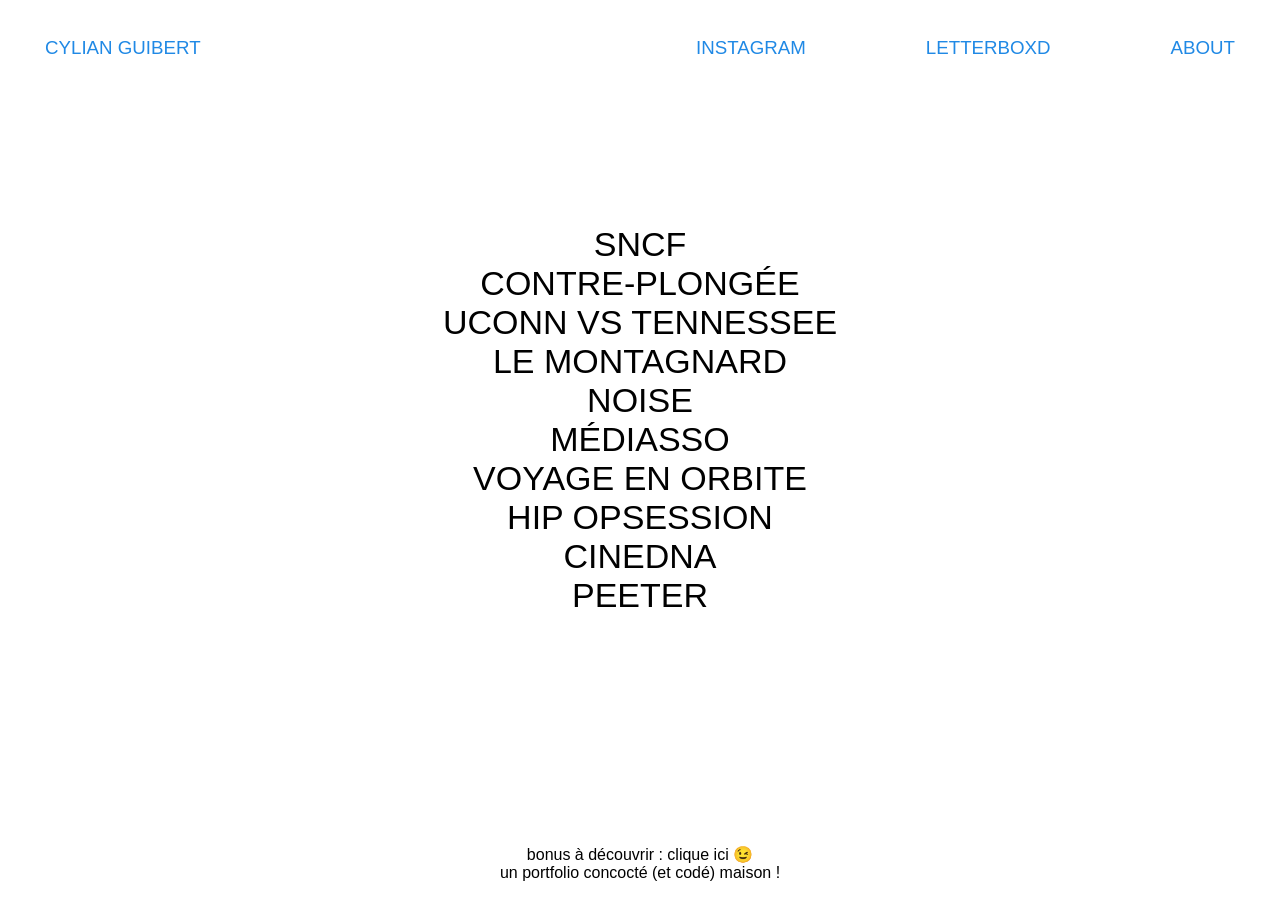
<file: index.html>
<!DOCTYPE html>
<html lang="en">
<head>
    <meta charset="UTF-8">
    <meta name="viewport" content="width=device-width,initial-scale=1.0">
    <title>Cyl - Portfolio</title>
    <meta property="og:type" content="website"/>
    <link rel="icon" type="image/png" href="______"/>
    <link rel="stylesheet" href="style.css">
    <meta name="viewport" content="width=device-width, initial-scale=1.0">
</head>


<header> 
    <div class="inner">
        <div class="nom">
                <h3>Cylian Guibert</h3>
        </div>
            <nav>
                <li><h3><a href="https://www.instagram.com/cyl_guibert/">Instagram</a></span></h3></li>
                <li><h3><a href="https://letterboxd.com/CylTePlay/">Letterboxd</a></span></h3></li>
                <li><h3><a href="about.html">About</a></span></h3></li>
            </nav>
        </div>
    </header>


<body>
    <script>
        document.addEventListener('DOMContentLoaded', function () {
            const triggers = document.querySelectorAll('[id$="_txt"]');

            triggers.forEach(function (trigger) {
                const base = trigger.id.slice(0, -4);
                const imageContainer = document.getElementById(base + "_img");
                console.log(triggers);
                console.log(base);
                console.log(imageContainer);

                if (!imageContainer) return;

                trigger.addEventListener('pointerenter', function () {
                    imageContainer.classList.add('is-visible');
                });

                trigger.addEventListener('pointerleave', function () {
                    imageContainer.classList.remove('is-visible');
                });
            });
        });
    </script>

    <script>
        document.addEventListener('DOMContentLoaded', function () {
            const triggers = document.querySelectorAll('[id$="_txt"]');

            triggers.forEach(function (trigger) {
                const base = trigger.id.slice(0, -4);
                const imageContainer = document.getElementById(base + "_infos");
                console.log(triggers);
                console.log(base);
                console.log(imageContainer);

                if (!imageContainer) return;

                trigger.addEventListener('pointerenter', function () {
                    imageContainer.classList.add('is-visible');
                });

                trigger.addEventListener('pointerleave', function () {
                    imageContainer.classList.remove('is-visible');
                });
            });
        });
    </script>

    <container> 
            <img loading="lazy" decoding="async" width= 100% height= 100% src="assets/sncf/sncf_cover.png" class="sncf_img" id="sncf_img" alt="" />
    </container>
    <container> 
            <img loading="lazy" decoding="async" width= 60% height= 60% src="assets/noise/noise_cover.jpg" class="noise_img" id="noise_img" alt="" />
    </container>
    <container> 
            <img loading="lazy" decoding="async" width= 60% height= 60% src="assets/peeter/peeter_cover.png" class="peeter_img" id="peeter_img" alt="" />
    </container> 
    <container> 
            <img loading="lazy" decoding="async" width= 75% height= 75% src="assets/voyage/voyage_cover.JPG" class="voyage_img" id="voyage_img" alt="" />
    </container>
    <container> 
            <img loading="lazy" decoding="async" width= 75% height= 75% src="assets/uconnvstennessee/uconnvstennessee_cover.png" class="uconnvstennessee_img" id="uconnvstennessee_img" alt="" />
    </container>
    <container> 
            <img loading="lazy" decoding="async" width= 75% height= 75% src="assets/cinedna/cinedna_cover.jpg" class="cinedna_img" id="cinedna_img" alt="" />
    </container>
    <container>
            <img loading="lazy" decoding="async" width= 50% height= 50% src="assets/mediasso/mediasso_cover.jpg" class="mediasso_img" id="mediasso_img" alt="" />
    </container>
    <container> 
            <img loading="lazy" decoding="async" width= 90% height= 90% src="assets/lemontagnard/lemontagnard_cover.png" class="lemontagnard_img" id="lemontagnard_img" alt="" />
    </container>
    <container>
            <img loading="lazy" decoding="async" width= 60% height= 60% src="assets/hipopsession/hipopsession_cover.png" class="hipopsession_img" id="hipopsession_img" alt="" />
    </container>
    <container> 
            <img loading="lazy" decoding="async" width= 75% height= 75% src="assets/contreplongee/contreplongee_cover.jpg" class="contreplongee_img" id="contreplongee_img" alt="" />
    </container>


    <section> 
        <div> 
            <h2><a class="sncf_txt" id="sncf_txt" href="sncf.html">SNCF</a></h2>    
        </div>
        <div> 
            <h2><a class="contreplongee_txt" id="contreplongee_txt" href="contreplongee.html">Contre-Plongée</a></h2>    
        </div>
        <div> 
            <h2><a class="uconnvstennessee_txt" id="uconnvstennessee_txt" href="uconnvstennessee.html">Uconn VS Tennessee</a></h2>    
        </div>
        <div> 
            <h2><a class="lemontagnard_txt" id="lemontagnard_txt" href="lemontagnard.html">Le Montagnard</a></h2>    
        </div>
        <div> 
            <h2><a class="noise_txt" id="noise_txt" href="noise.html">Noise</a></h2>    
        </div>
        <div> 
            <h2><a class="mediasso_txt" id="mediasso_txt" href="mediasso.html">Médiasso</a></h2>    
        </div>
        <div> 
            <h2><a class="voyage_txt" id="voyage_txt" href="voyage.html">Voyage en orbite</a></h2>
        </div>
        <div> 
            <h2><a class="hipopsession_txt" id="hipopsession_txt"  href="hipopsession.html">Hip Opsession</a></h2>    
        </div>
        <div> 
            <h2><a class="cinedna_txt" id="cinedna_txt" href="cinedna.html">Cinedna</a></h2>    
        </div>
        <div> 
            <h2><a class="peeter_txt" id="peeter_txt" href="peeter.html">Peeter</a></h2>    
        </div>
        
    </section>
    </div>

    <footer>
        <a href="bonus.html" class="bonus_txt">bonus à découvrir : clique ici 😉</a>
        <a>un portfolio concocté (et codé) maison !</a>
    </footer>

</body>
</file>
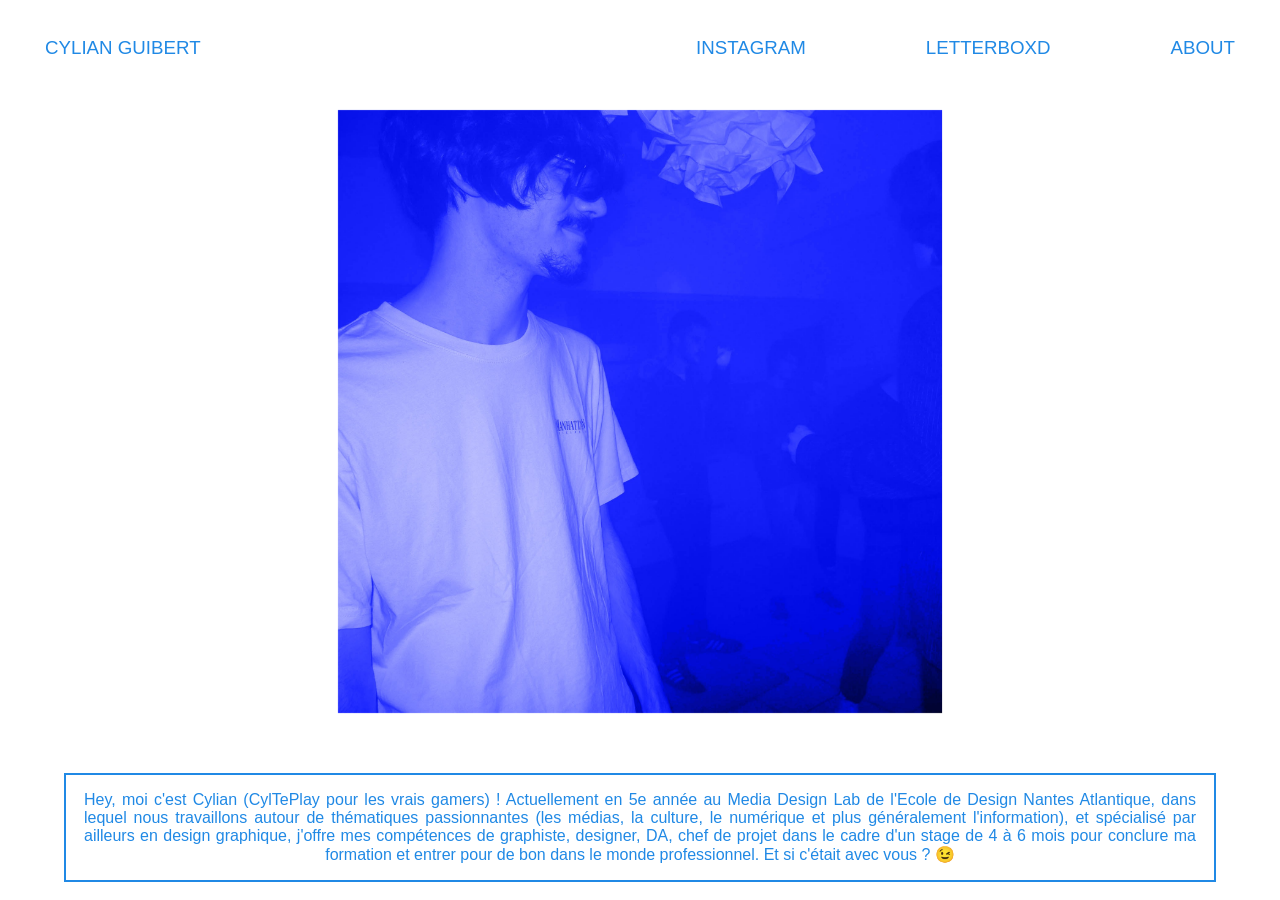
<file: about.html>
<!DOCTYPE html>
<html lang="en">
<head>
    <meta charset="UTF-8">
    <meta name="viewport" content="width=device-width,initial-scale=1.0">
    <title>Cyl - Portfolio</title>
    <meta property="og:type" content="website"/>
    <link rel="icon" type="image/png" href="______"/>
    <link rel="stylesheet" href="style_about.css">
    <meta name="viewport" content="width=device-width, initial-scale=1.0">
</head>


<header>
    <div class="inner">
        <div class="nom">
                <h3><a href="main.html">Cylian Guibert</a></h3>
        </div>
            <nav>
                <li><h3><a href="https://www.instagram.com/cyl_guibert/">Instagram</a></span></h3></li>
                <li><h3><a href="https://letterboxd.com/CylTePlay/">Letterboxd</a></span></h3></li>
                <li><h3><a href="about.html">About</a></span></h3></li>
            </nav>
        </div>
    </header>


<body>
    <div class="images2">  
        <img loading="lazy" decoding="async" src="assets/about/about1.jpg" class="_img1" id="_img3" alt="" />
    </div>


    <footer>
        <div class="infos">
        <div class="lemontagnard_infos"><p>Hey, moi c'est Cylian (CylTePlay pour les vrais gamers) !
            Actuellement en 5e année au Media Design Lab de l'Ecole de Design Nantes Atlantique, dans lequel nous travaillons autour de 
            thématiques passionnantes (les médias, la culture, le numérique et plus généralement l'information), et spécialisé par 
            ailleurs en design graphique, j'offre mes compétences de graphiste, designer, DA, chef de projet dans le cadre d'un stage 
            de 4 à 6 mois pour conclure ma formation et entrer pour de bon dans le monde professionnel. 
            Et si c'était avec vous ? 😉 </p>
        </div>    
        </div>
    </footer>

</body>
</file>
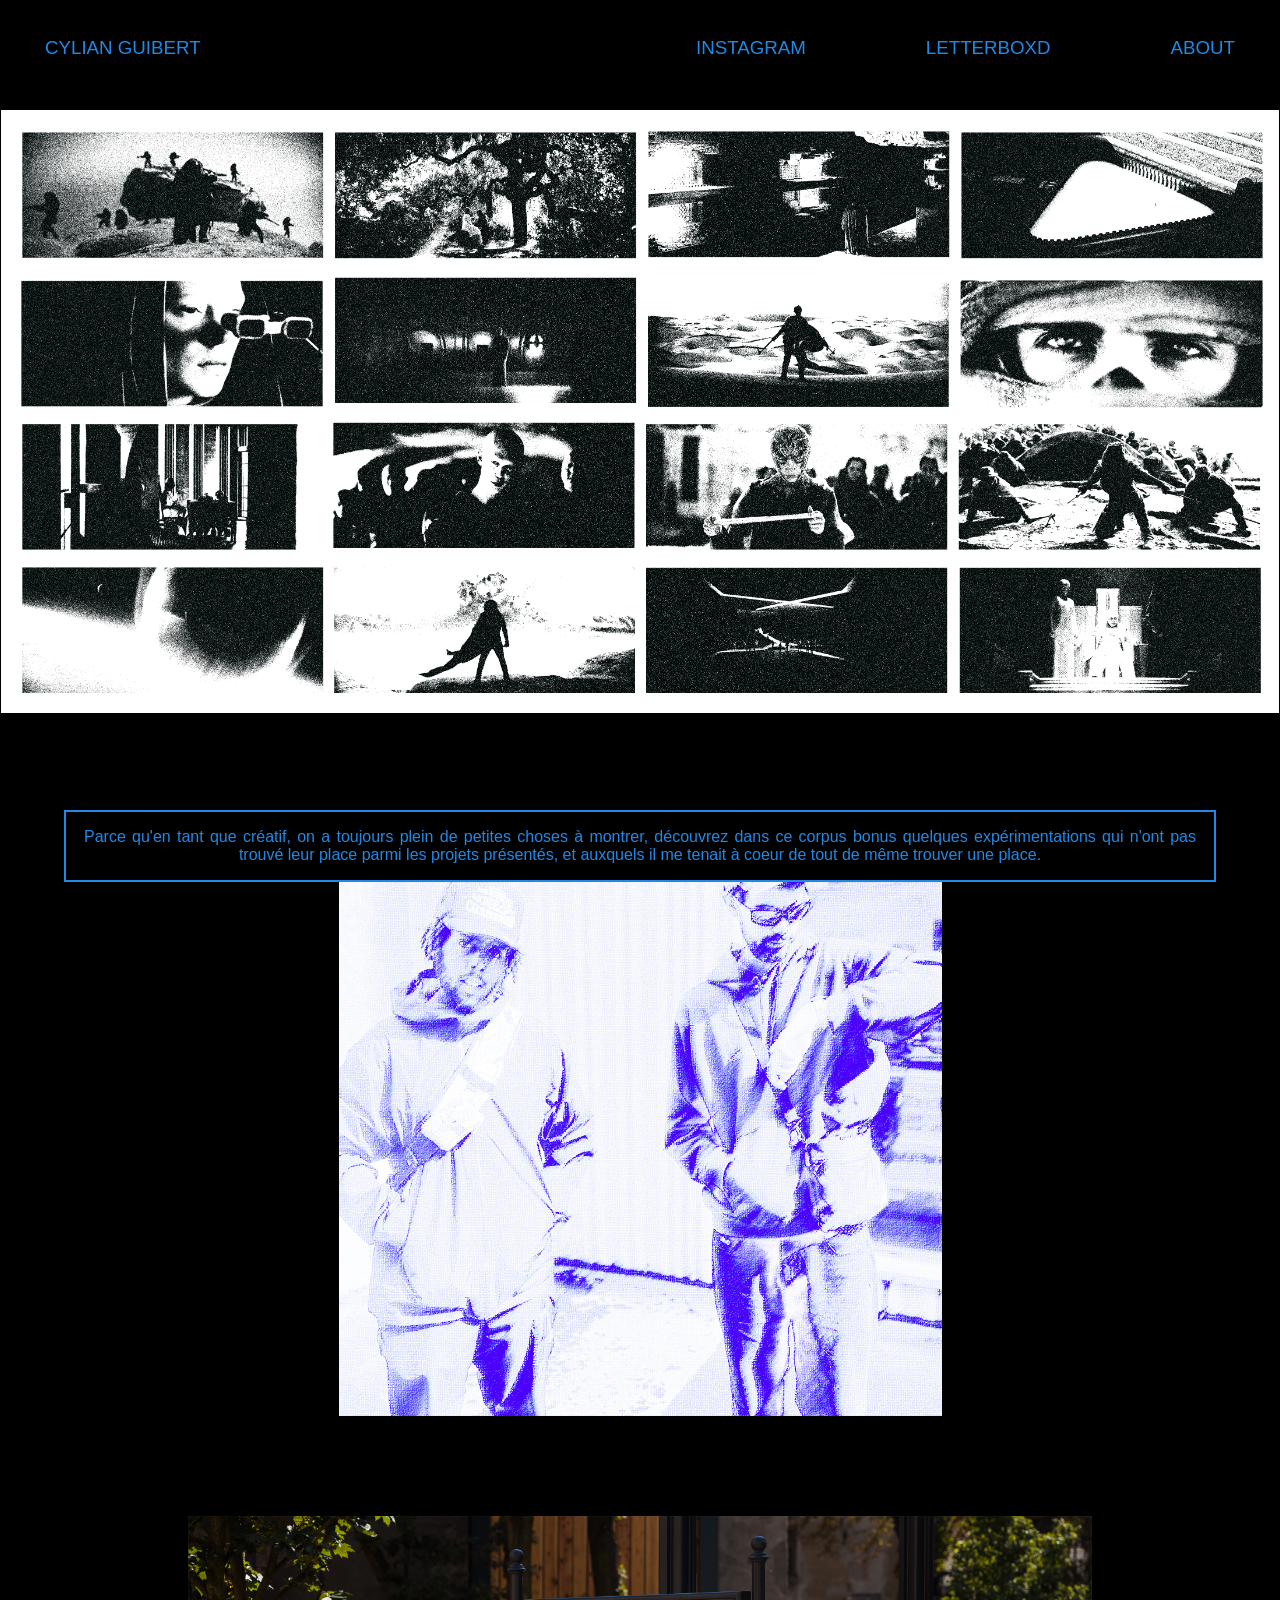
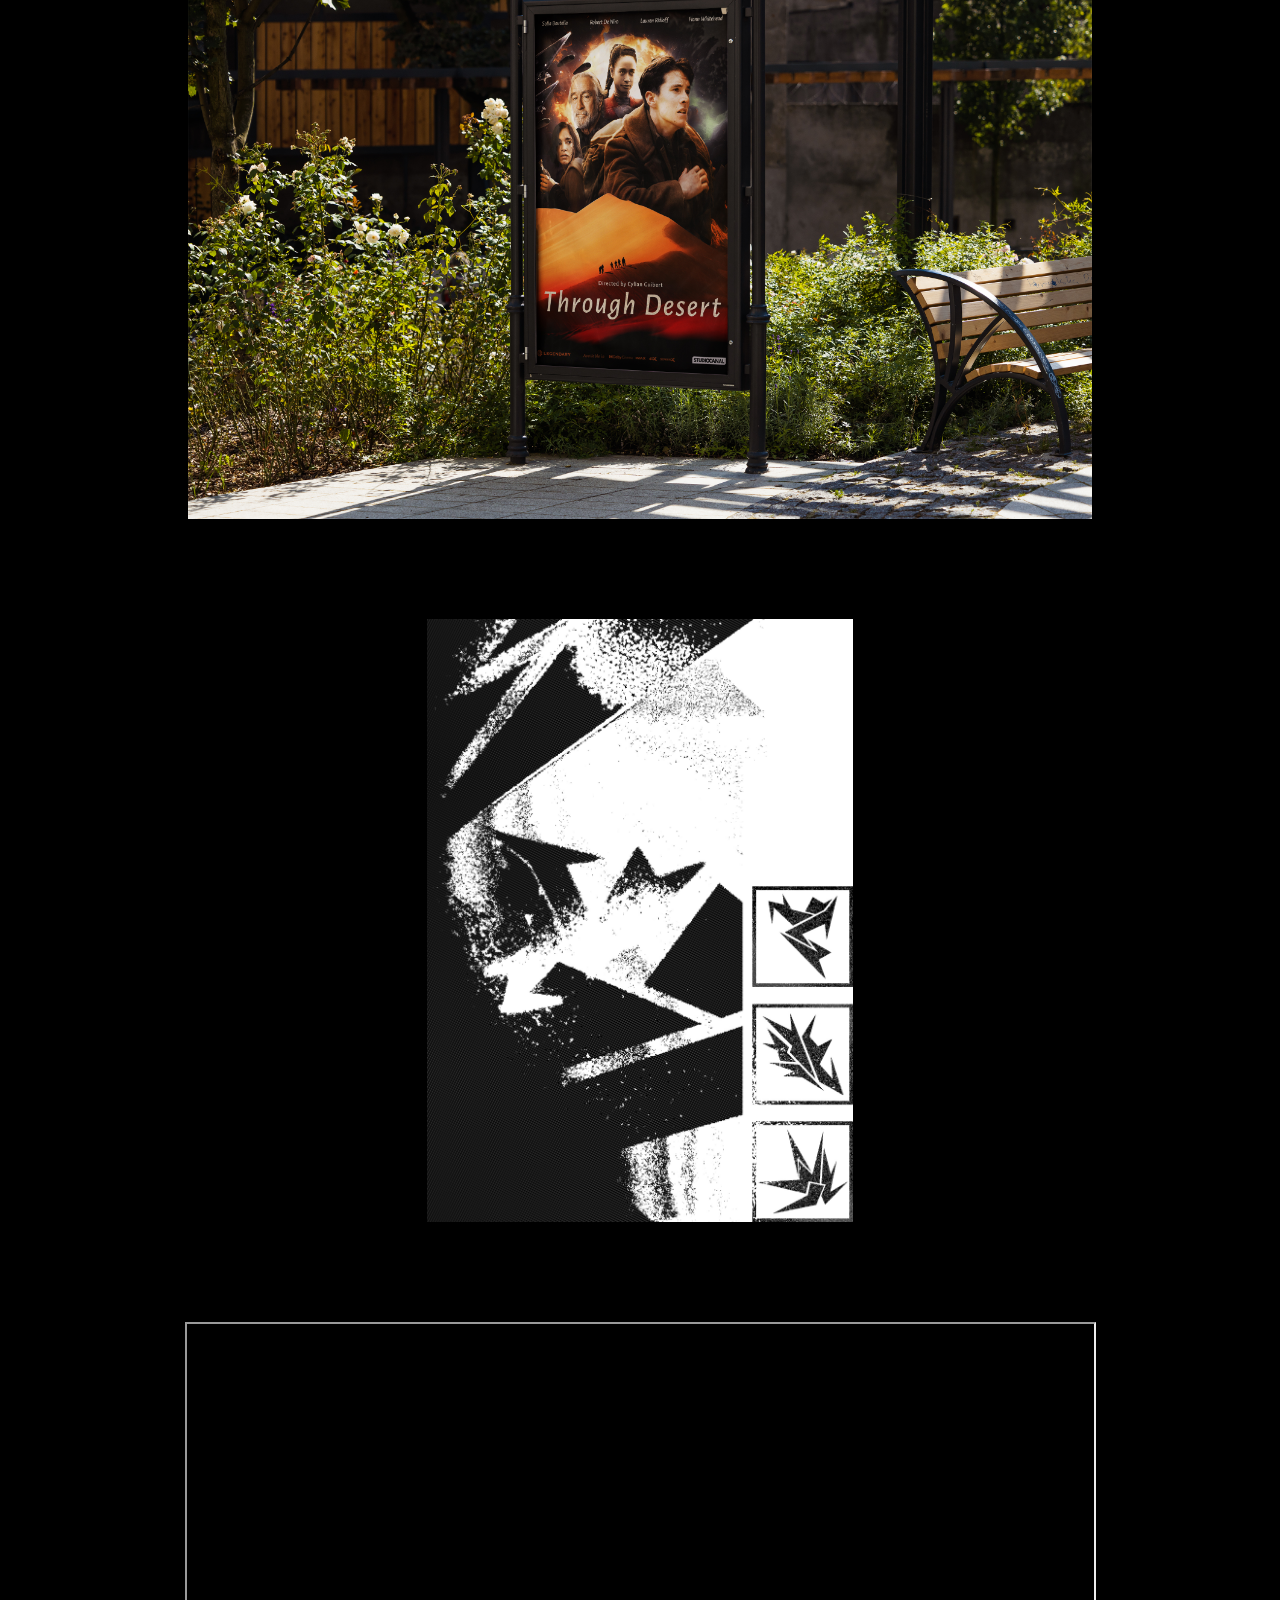
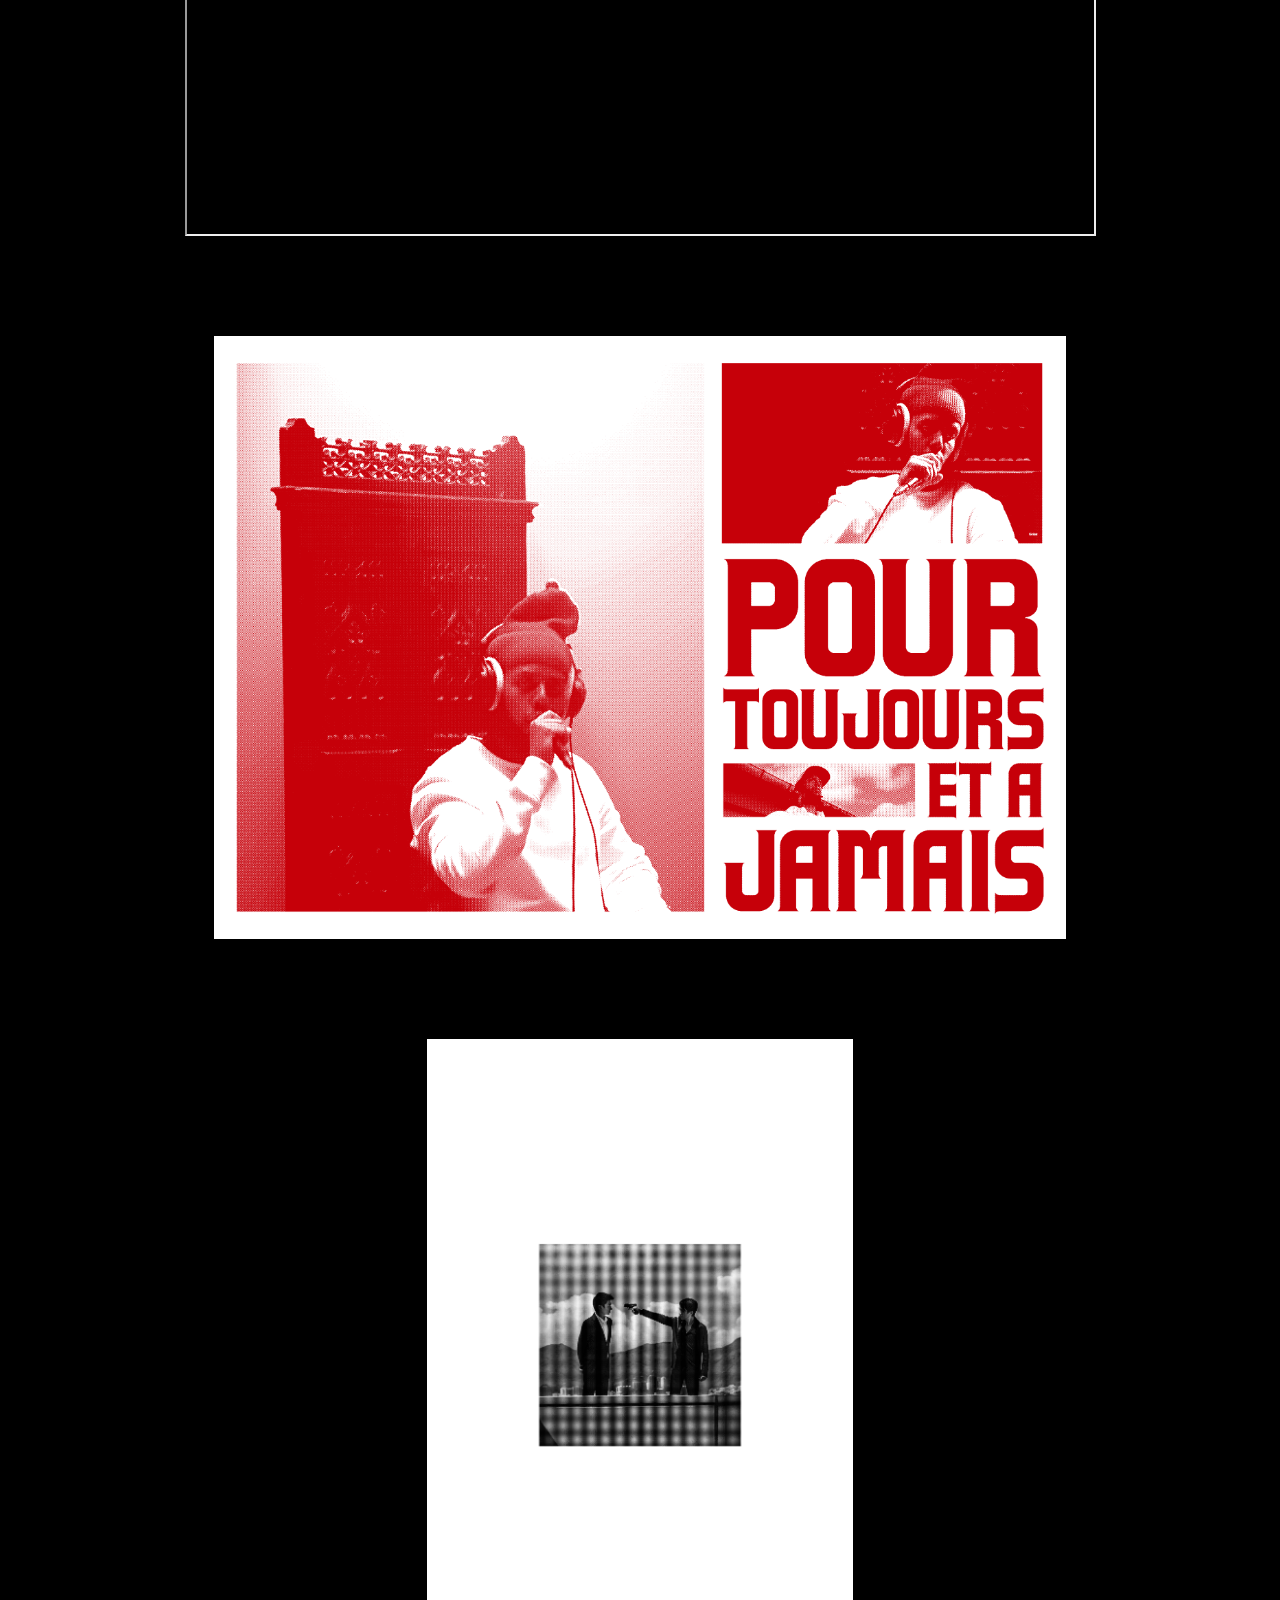
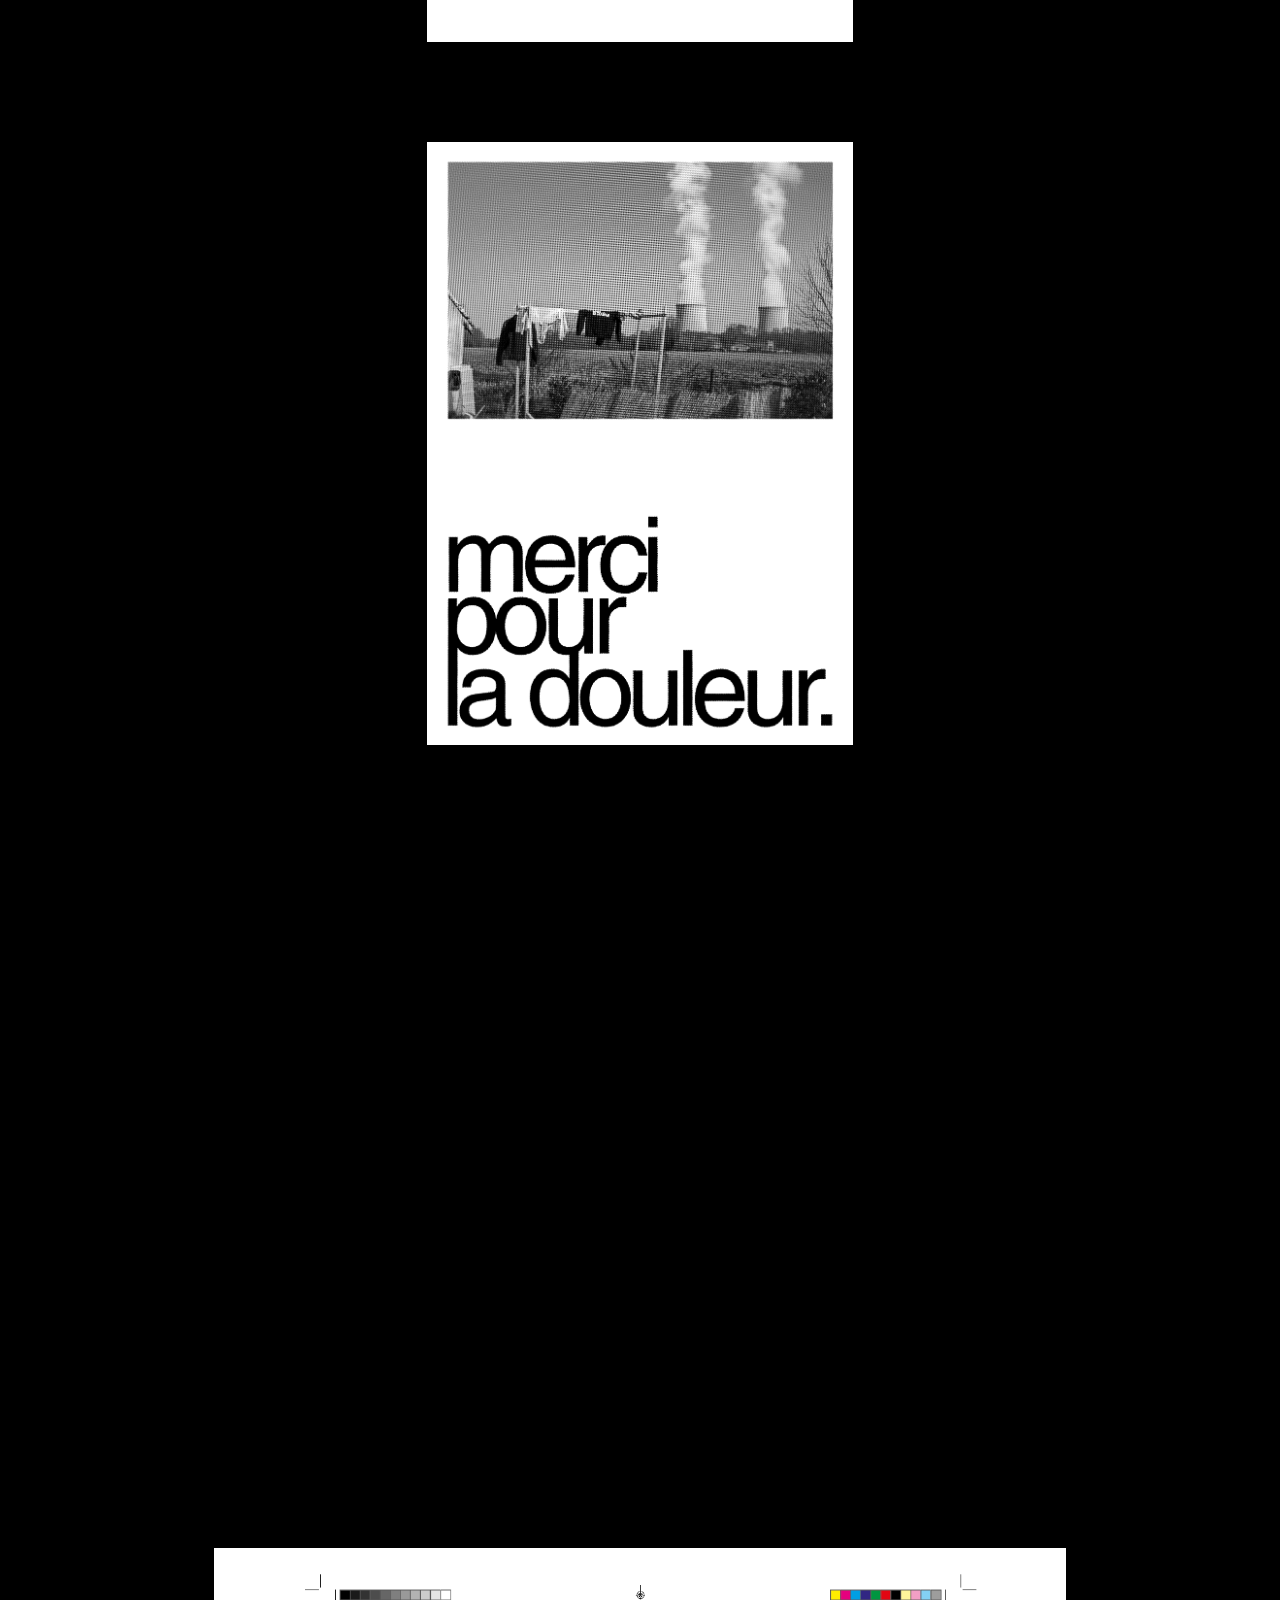
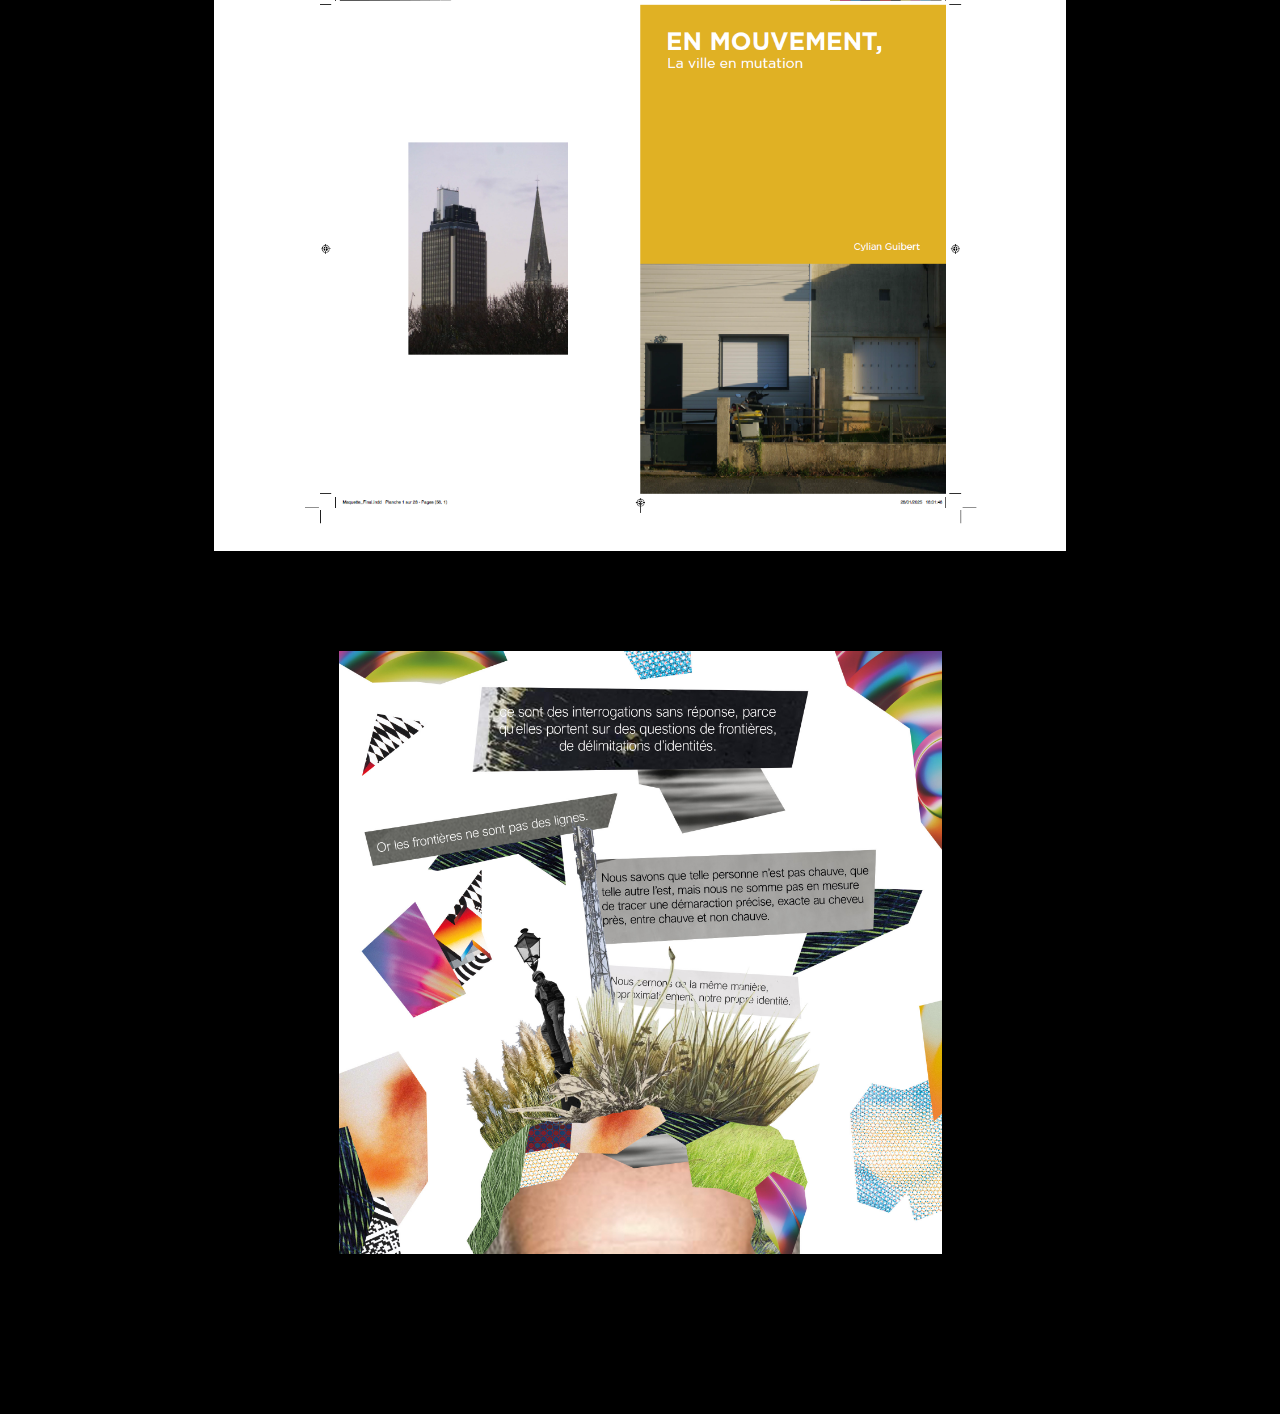
<file: bonus.html>
<!DOCTYPE html>
<html lang="en">
<head>
    <meta charset="UTF-8">
    <meta name="viewport" content="width=device-width,initial-scale=1.0">
    <title>Cyl - Portfolio</title>
    <meta property="og:type" content="website"/>
    <link rel="icon" type="image/png" href="______"/>
    <link rel="stylesheet" href="style_pagebonus.css">
    <meta name="viewport" content="width=device-width, initial-scale=1.0">
</head>


<header>
    <div class="inner">
        <div class="nom">
                <h3><a href="index.html">Cylian Guibert</a></h3>
        </div>
            <nav>
                <li><h3><a href="https://www.instagram.com/cyl_guibert/">Instagram</a></span></h3></li>
                <li><h3><a href="https://letterboxd.com/CylTePlay/">Letterboxd</a></span></h3></li>
                <li><h3><a href="about.html">About</a></span></h3></li>
            </nav>
        </div>
    </header>


<body>
    <!-- <div class="images">  
        <container class="images2">  
            <img loading="lazy" decoding="async" src="noise.jpg" class="_img1" id="_img1" alt="" />
            <img loading="lazy" decoding="async" src="noise2.jpg" class="_img1" id="_img2" alt="" />
            <img loading="lazy" decoding="async" src="noise3.jpg" class="_img1" id="_img3" alt="" />
            <img loading="lazy" decoding="async" src="noise.jpg" class="_img1" id="_img1" alt="" />
            <img loading="lazy" decoding="async" src="noise3.jpg" class="_img1" id="_img3" alt="" />
            <img loading="lazy" decoding="async" src="noise2.jpg" class="_img1" id="_img2" alt="" />
        </div>
    </div> -->
    <div class="images2">  
        <img loading="lazy" decoding="async" src="assets/bonus/bonus3.png" class="_img1" id="_img3" alt="" />
        <img loading="lazy" decoding="async" src="assets/bonus/bonus1.jpg" class="_img1" id="_img3" alt="" />
        <img loading="lazy" decoding="async" src="assets/bonus/bonus2.jpg" class="_img1" id="_img3" alt="" />
        <img loading="lazy" decoding="async" src="assets/bonus/bonus4.jpg" class="_img1" id="_img3" alt="" />
		<iframe loading="lazy" decoding="async" width="907" height ="510" class="_img1" id="_img3" alt="" src="https://www.youtube.com/embed/tuAgIYxM-Fs"></iframe>
        <img loading="lazy" decoding="async" src="assets/bonus/bonus5.png" class="_img1" id="_img3" alt="" />
        <img loading="lazy" decoding="async" src="assets/bonus/bonus6.png" class="_img1" id="_img3" alt="" />
        <img loading="lazy" decoding="async" src="assets/bonus/bonus7.png" class="_img1" id="_img3" alt="" />
		<img loading="lazy" decoding="async" src="assets/bonus/bonus8.png" class="_img1" id="_img3" alt="" />
        <img loading="lazy" decoding="async" src="assets/bonus/bonus9.png" class="_img1" id="_img3" alt="" />
		<img loading="lazy" decoding="async" src="assets/bonus/bonus10.jpg" class="_img1" id="_img3" alt="" />
</iframe>
    </div>


<!-- 
    <div class="infos">
        <div class="lemontagnard_infos"><p>Identité visuelle et site Web fictifs pour le cinéma Le Montagnard, cinéma indépendant associatif de l’agglomération nantaise. Langage visuel minimal évoquant l’obscurité de la salle de cinéma, place laissée aux images, vidéos, sons pour présenter amplement et d’une manière sensible les films programmés et expérience utilisateur engageante et immersive.
            L’ensemble cherche à valoriser les cinémas indépendants et leur programmation riche et diversifiée.
            Crédits typo : Cy (Jürgen Huber) & Metropolis (Chris Simpson)</p>
        </div>    
    </div> -->

    <footer>
        <div class="infos">
        <div class="lemontagnard_infos"><p>Parce qu'en tant que créatif, on a toujours plein de petites choses à montrer, découvrez
            dans ce corpus bonus quelques expérimentations qui n'ont pas trouvé leur place parmi les projets présentés, et auxquels 
            il me tenait à coeur de tout de même trouver une place.
        </p>
        </div>    
    </div>
    </footer>

</body>


    <!-- <table> 
        <tr> 
            <h2><a href="https://etiennefrancey.ch/en/eclipse-2026/">Contre-Plongée</a></h2>    
        </tr>
        <tr> 
            <h2><a href="https://etiennefrancey.ch/en/eclipse-2026/">Contre-Plongée</a></h2>    
        </tr>
        <tr> 
            <h2><a href="https://etiennefrancey.ch/en/eclipse-2026/">Contre-Plongée</a></h2>    
        </tr>

    </table> -->

    <!-- <div class="inner_projets">
            <h2><a href="https://etiennefrancey.ch/en/eclipse-2026/">Contre-Plongée</a></h2>
            <h2><a href="https://etiennefrancey.ch/en/eclipse-2026/">Le Montagnard</a></h2>
            <h2><a href="https://etiennefrancey.ch/en/eclipse-2026/">Hip Opsession</a></h2>
            <h2><a href="https://etiennefrancey.ch/en/eclipse-2026/">Noise</a></h2>
            <h2><a href="https://etiennefrancey.ch/en/eclipse-2026/">Peeter</a></h2>
            <h2><a href="https://etiennefrancey.ch/en/eclipse-2026/">Through Desert</a></h2> -->
    <!-- </div>
        <div class="homepage_img_container">
															<img loading="lazy" decoding="async" width="860" height="610" src="05032025-Numérisation_20250305 (2).jpg" class="homepage_img" alt="" /></div>
				 -->
    <!-- </div> -->
<!-- img-item[id$="-i"].is-visible{opacity:1;visibility:visible;transition:opacity .25s ease,visibility 0s linear 0s}.img-item[id$="-i"] -->

</body>
</file>
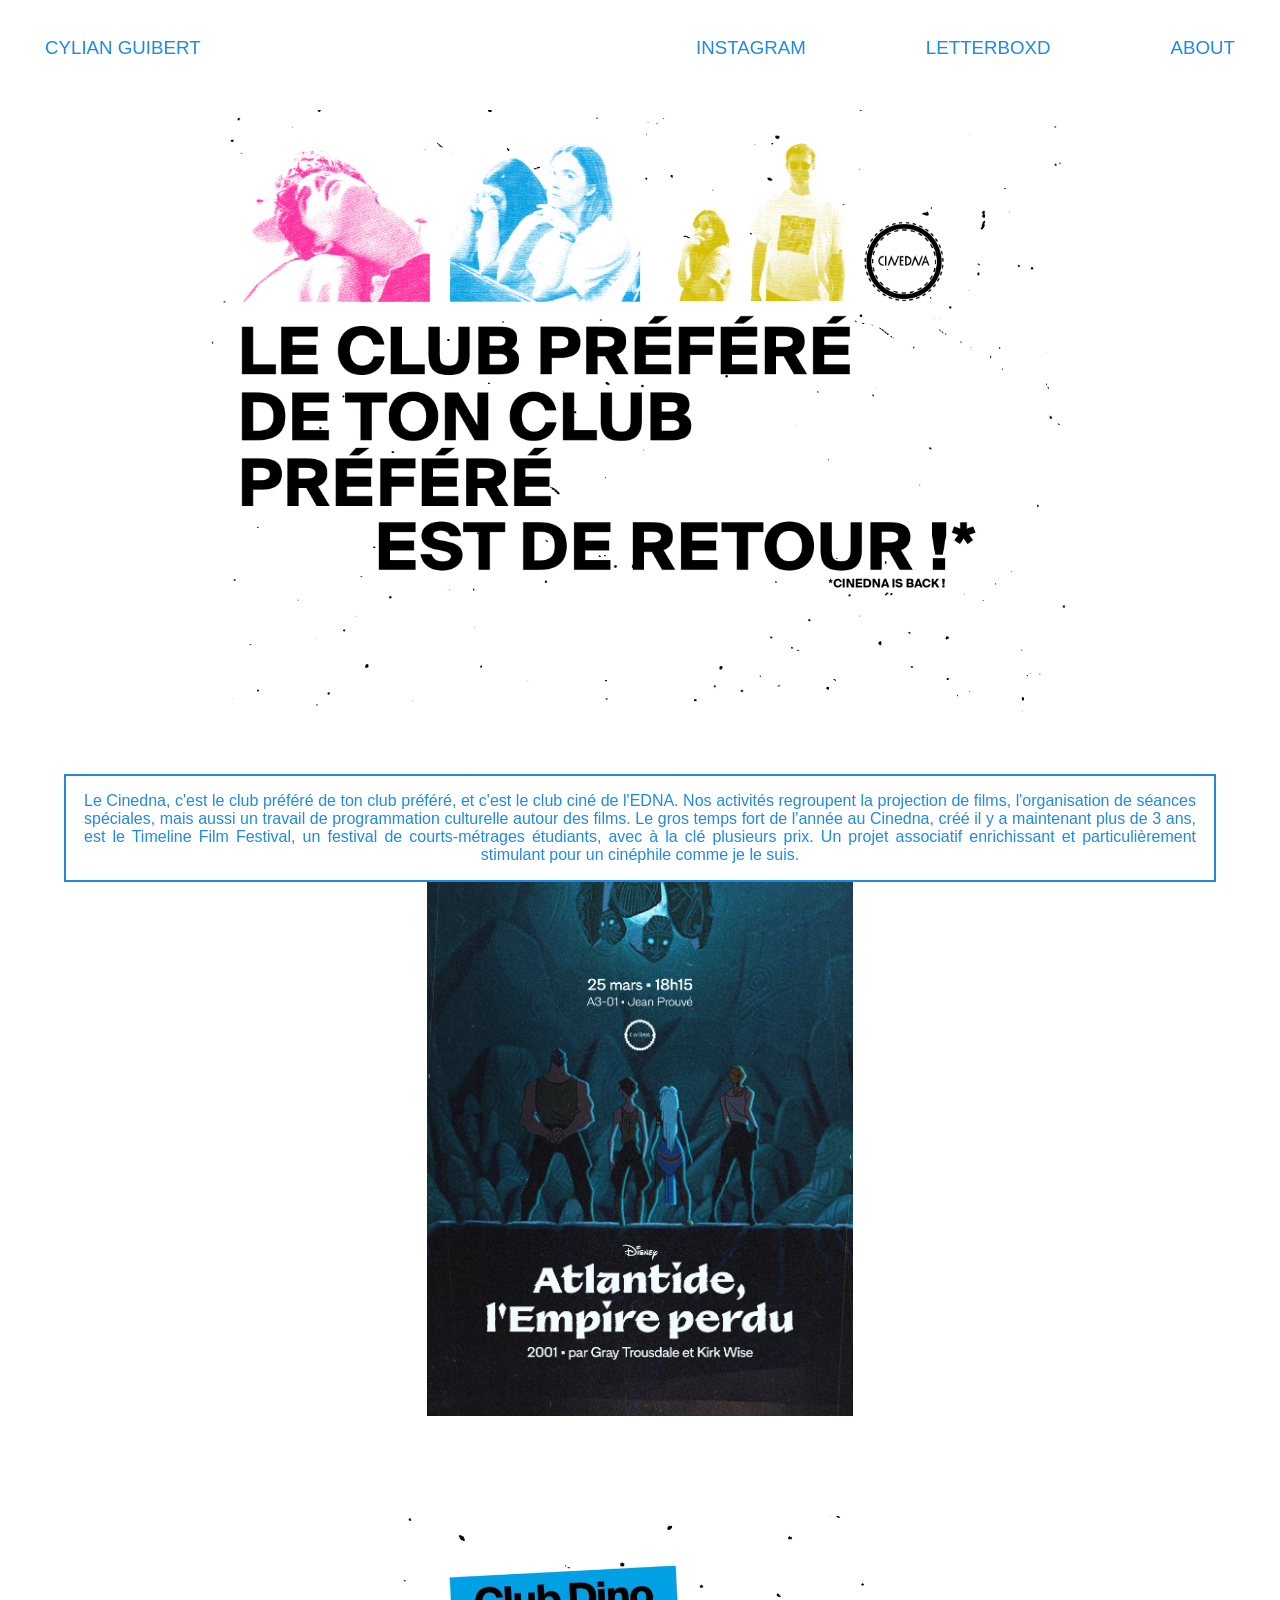
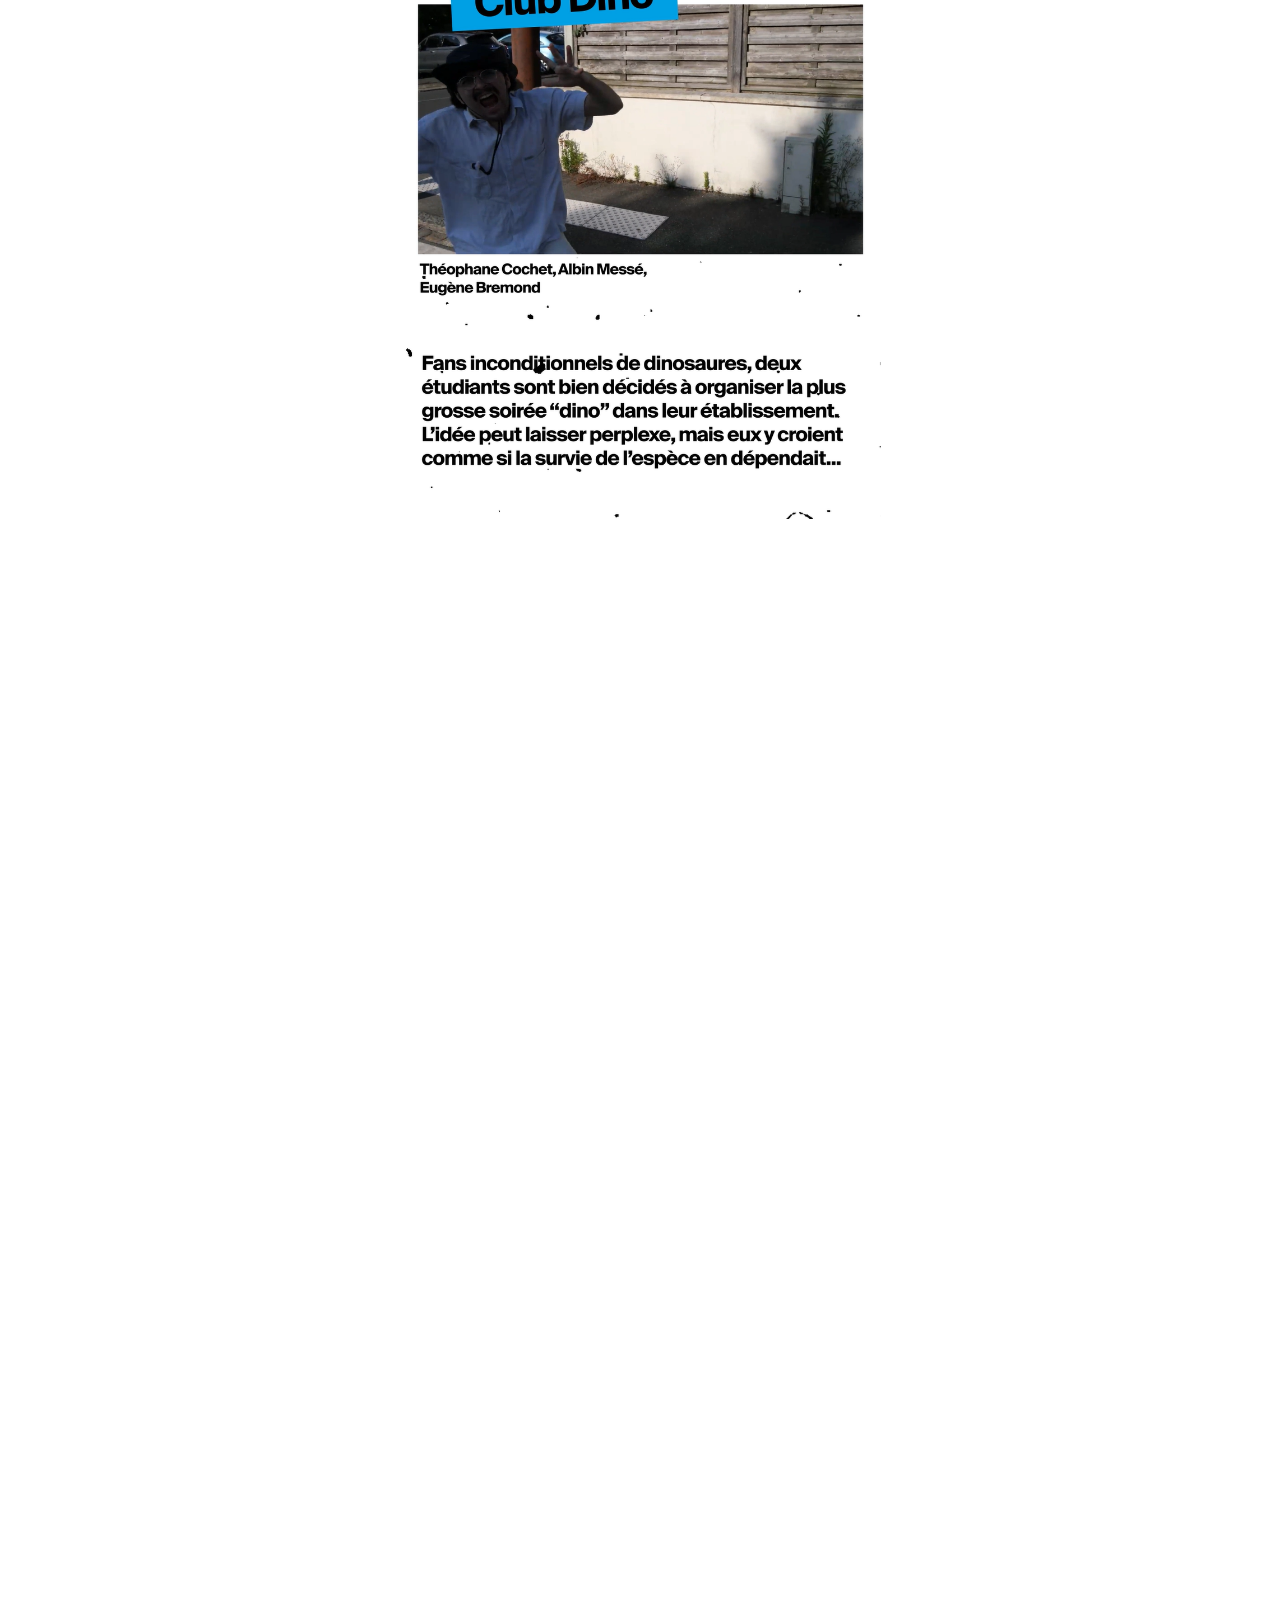
<file: cinedna.html>
<!DOCTYPE html>
<html lang="en">
<head>
    <meta charset="UTF-8">
    <meta name="viewport" content="width=device-width,initial-scale=1.0">
    <title>Cyl - Portfolio</title>
    <meta property="og:type" content="website"/>
    <link rel="icon" type="image/png" href="______"/>
    <link rel="stylesheet" href="style_page.css">
    <meta name="viewport" content="width=device-width, initial-scale=1.0">
</head>


<header>
    <div class="inner">
        <div class="nom">
                <h3><a href="index.html">Cylian Guibert</a></h3>
        </div>
            <nav>
                <li><h3><a href="https://www.instagram.com/cyl_guibert/">Instagram</a></span></h3></li>
                <li><h3><a href="https://letterboxd.com/CylTePlay/">Letterboxd</a></span></h3></li>
                <li><h3><a href="about.html">About</a></span></h3></li>
            </nav>
        </div>
    </header>


<body>
    <!-- <div class="images">  
        <container class="images2">  
            <img loading="lazy" decoding="async" src="noise.jpg" class="_img1" id="_img1" alt="" />
            <img loading="lazy" decoding="async" src="noise2.jpg" class="_img1" id="_img2" alt="" />
            <img loading="lazy" decoding="async" src="noise3.jpg" class="_img1" id="_img3" alt="" />
            <img loading="lazy" decoding="async" src="noise.jpg" class="_img1" id="_img1" alt="" />
            <img loading="lazy" decoding="async" src="noise3.jpg" class="_img1" id="_img3" alt="" />
            <img loading="lazy" decoding="async" src="noise2.jpg" class="_img1" id="_img2" alt="" />
        </div>
    </div> -->
    <div class="images2">  
        <img loading="lazy" decoding="async" src="assets/cinedna/cinedna1.jpg" class="_img1" id="_img1" alt="" />
        <img loading="lazy" decoding="async" src="assets/cinedna/cinedna2.jpg" class="_img1" id="_img2" alt="" />
        <img loading="lazy" decoding="async" src="assets/cinedna/cinedna3.png" class="_img1" id="_img3" alt="" />
        <img loading="lazy" decoding="async" src="assets/cinedna/cinedna4.png" class="_img1" id="_img2" alt="" />
        <img loading="lazy" decoding="async" src="assets/cinedna/cinedna5.png" class="_img1" id="_img3" alt="" />
    </div>


<!-- 
    <div class="infos">
        <div class="lemontagnard_infos"><p>Identité visuelle et site Web fictifs pour le cinéma Le Montagnard, cinéma indépendant associatif de l’agglomération nantaise. Langage visuel minimal évoquant l’obscurité de la salle de cinéma, place laissée aux images, vidéos, sons pour présenter amplement et d’une manière sensible les films programmés et expérience utilisateur engageante et immersive.
            L’ensemble cherche à valoriser les cinémas indépendants et leur programmation riche et diversifiée.
            Crédits typo : Cy (Jürgen Huber) & Metropolis (Chris Simpson)</p>
        </div>    
    </div> -->

    <footer>
        <div class="infos">
        <div class="lemontagnard_infos"><p>Le Cinedna, c'est le club préféré de ton club préféré, et c'est 
            le club ciné de l'EDNA. Nos activités regroupent la projection de films, l'organisation de séances spéciales, mais aussi 
            un travail de programmation culturelle autour des films. Le gros temps fort de l'année au Cinedna, créé il y a maintenant 
            plus de 3 ans, est le Timeline Film Festival, un festival de courts-métrages étudiants, avec à la clé plusieurs prix. 
            Un projet associatif enrichissant et particulièrement stimulant pour un cinéphile comme je le suis.</p>
        </div>    
    </div>
    </footer>

</body>


    <!-- <table> 
        <tr> 
            <h2><a href="https://etiennefrancey.ch/en/eclipse-2026/">Contre-Plongée</a></h2>    
        </tr>
        <tr> 
            <h2><a href="https://etiennefrancey.ch/en/eclipse-2026/">Contre-Plongée</a></h2>    
        </tr>
        <tr> 
            <h2><a href="https://etiennefrancey.ch/en/eclipse-2026/">Contre-Plongée</a></h2>    
        </tr>

    </table> -->

    <!-- <div class="inner_projets">
            <h2><a href="https://etiennefrancey.ch/en/eclipse-2026/">Contre-Plongée</a></h2>
            <h2><a href="https://etiennefrancey.ch/en/eclipse-2026/">Le Montagnard</a></h2>
            <h2><a href="https://etiennefrancey.ch/en/eclipse-2026/">Hip Opsession</a></h2>
            <h2><a href="https://etiennefrancey.ch/en/eclipse-2026/">Noise</a></h2>
            <h2><a href="https://etiennefrancey.ch/en/eclipse-2026/">Peeter</a></h2>
            <h2><a href="https://etiennefrancey.ch/en/eclipse-2026/">Through Desert</a></h2> -->
    <!-- </div>
        <div class="homepage_img_container">
															<img loading="lazy" decoding="async" width="860" height="610" src="05032025-Numérisation_20250305 (2).jpg" class="homepage_img" alt="" /></div>
				 -->
    <!-- </div> -->
<!-- img-item[id$="-i"].is-visible{opacity:1;visibility:visible;transition:opacity .25s ease,visibility 0s linear 0s}.img-item[id$="-i"] -->

</body>
</file>
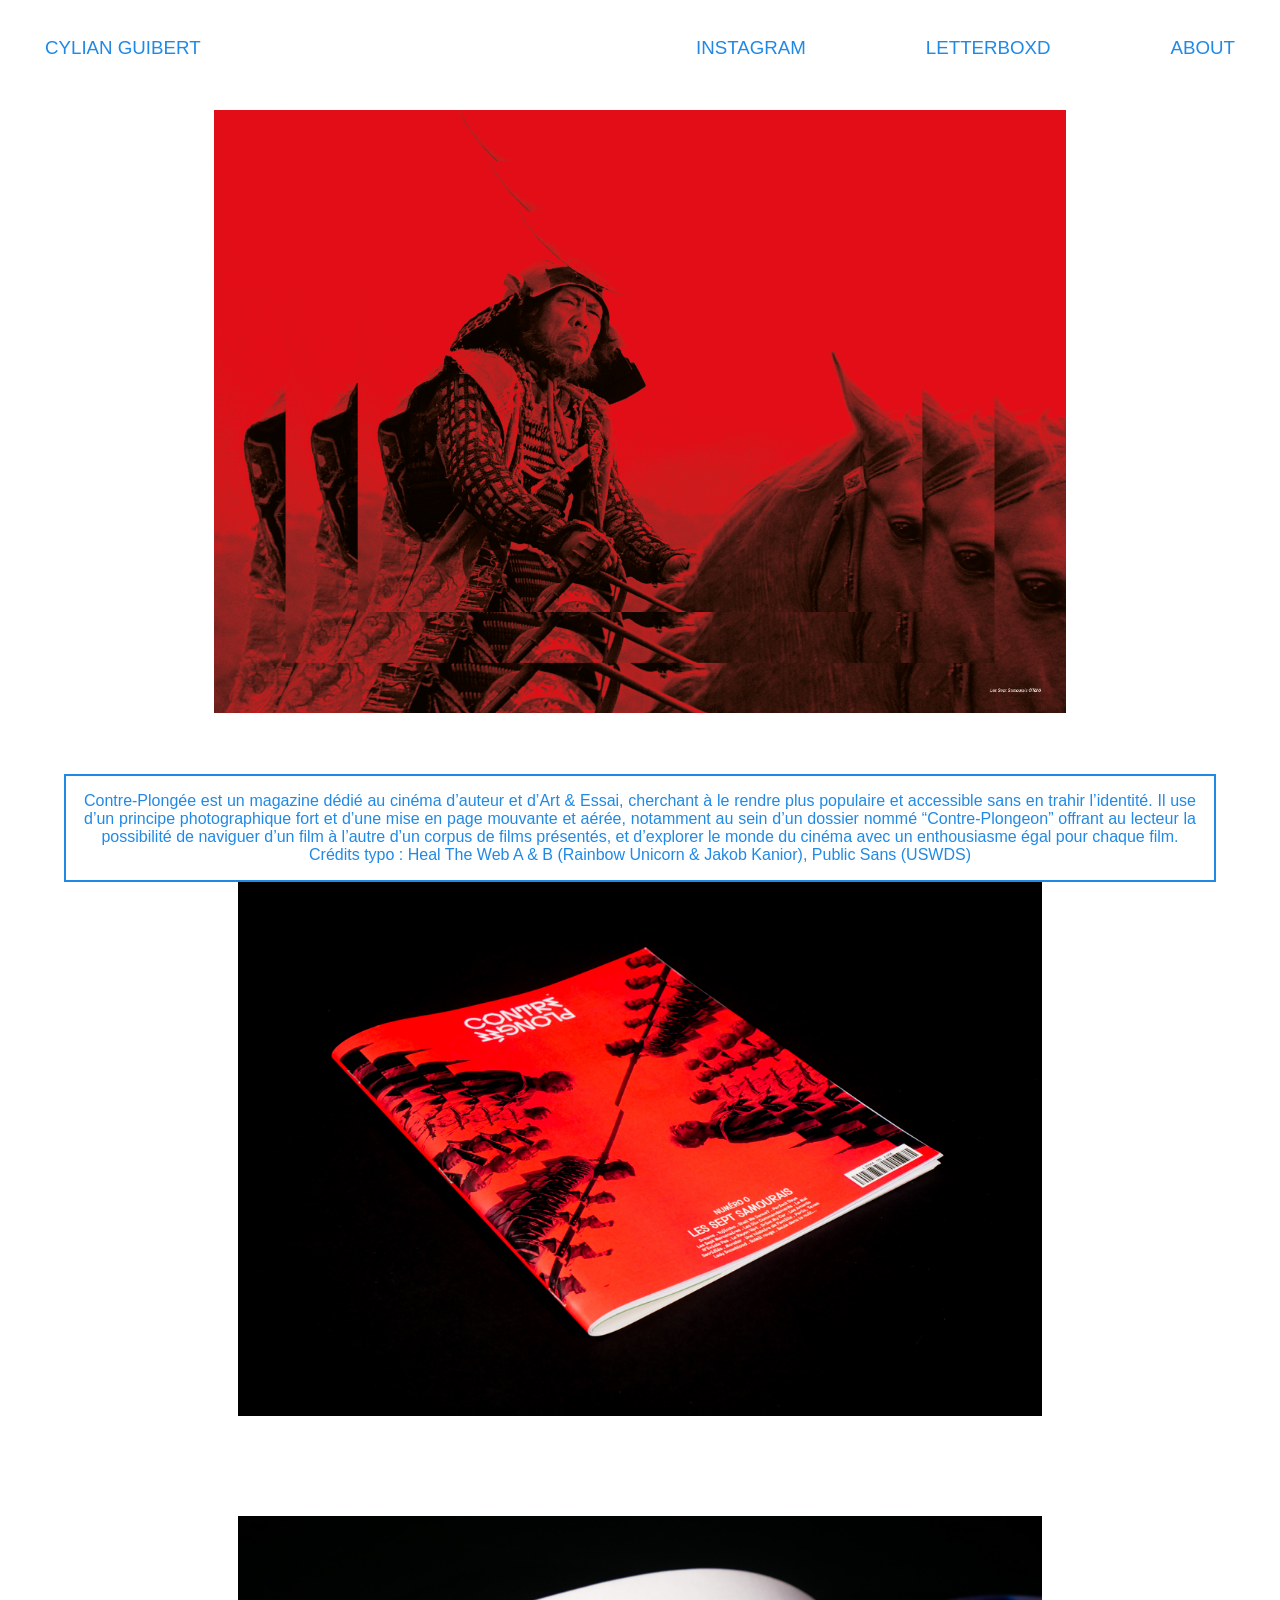
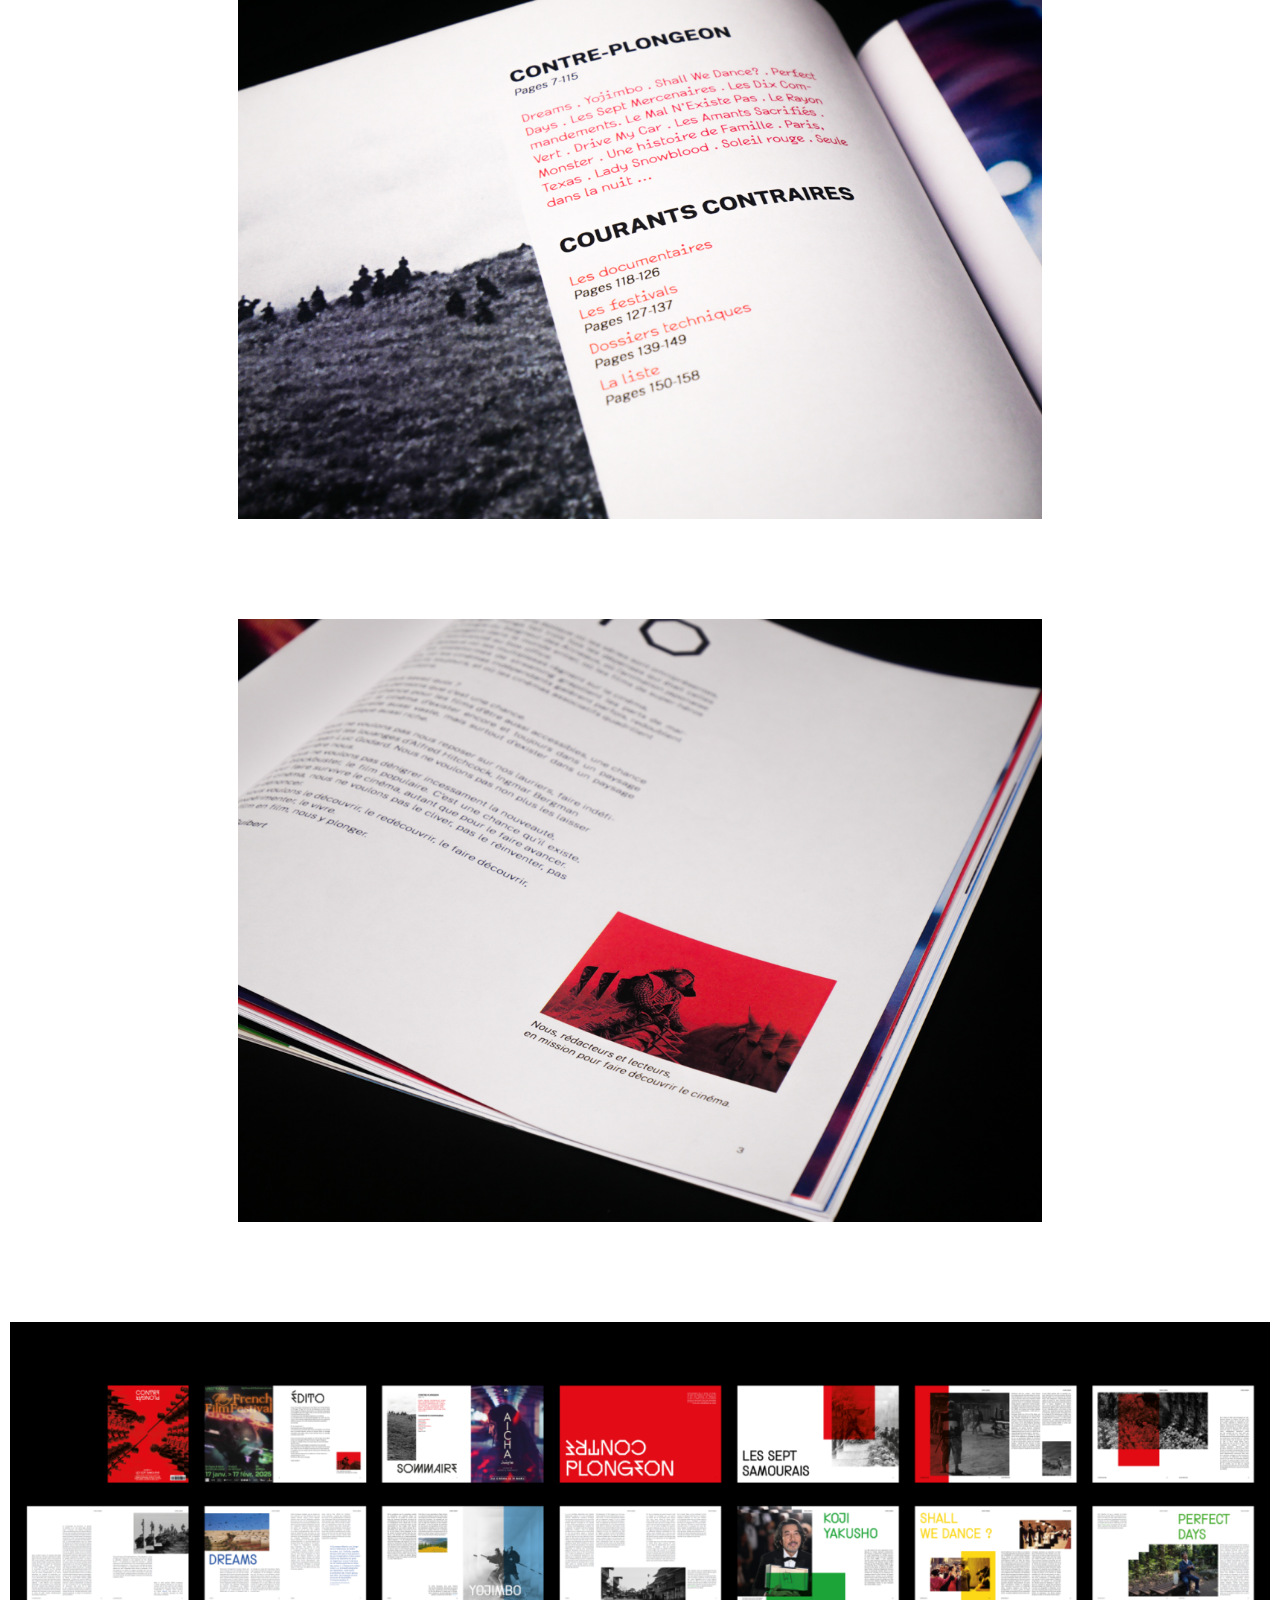
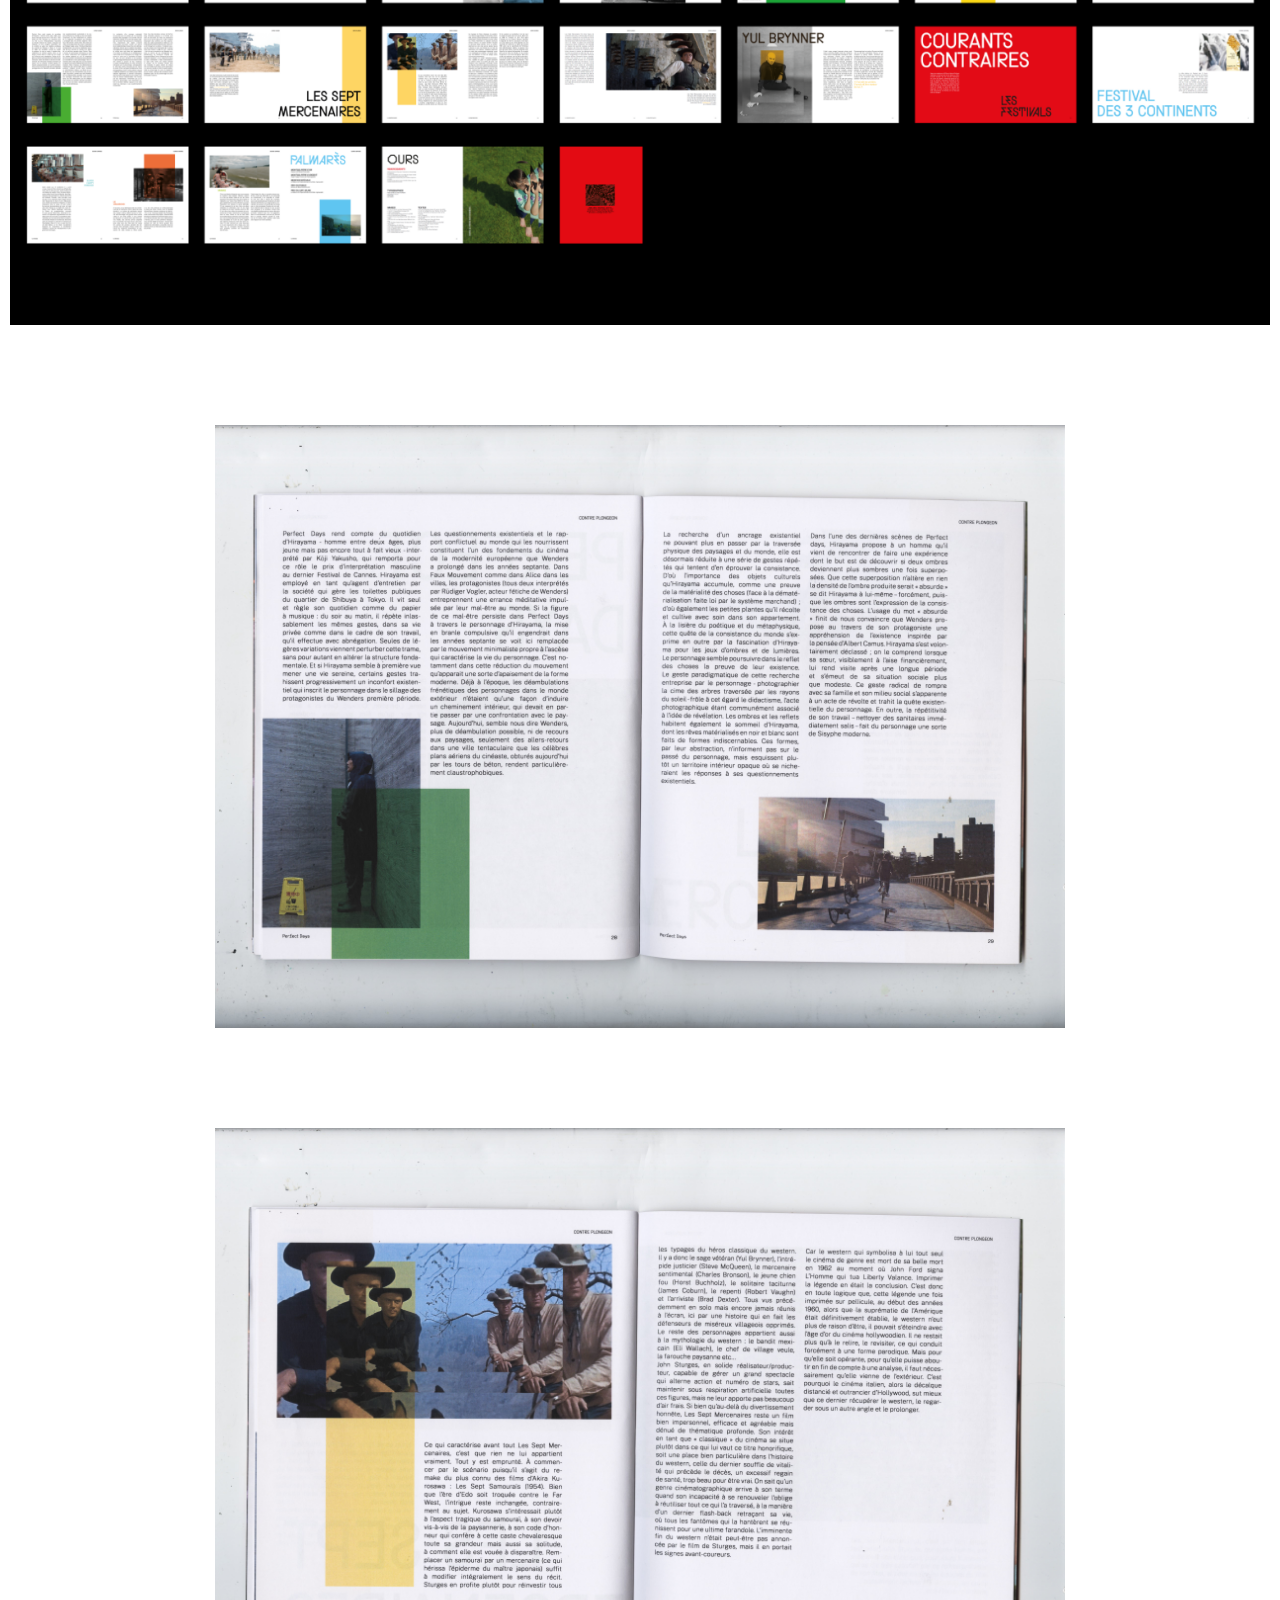
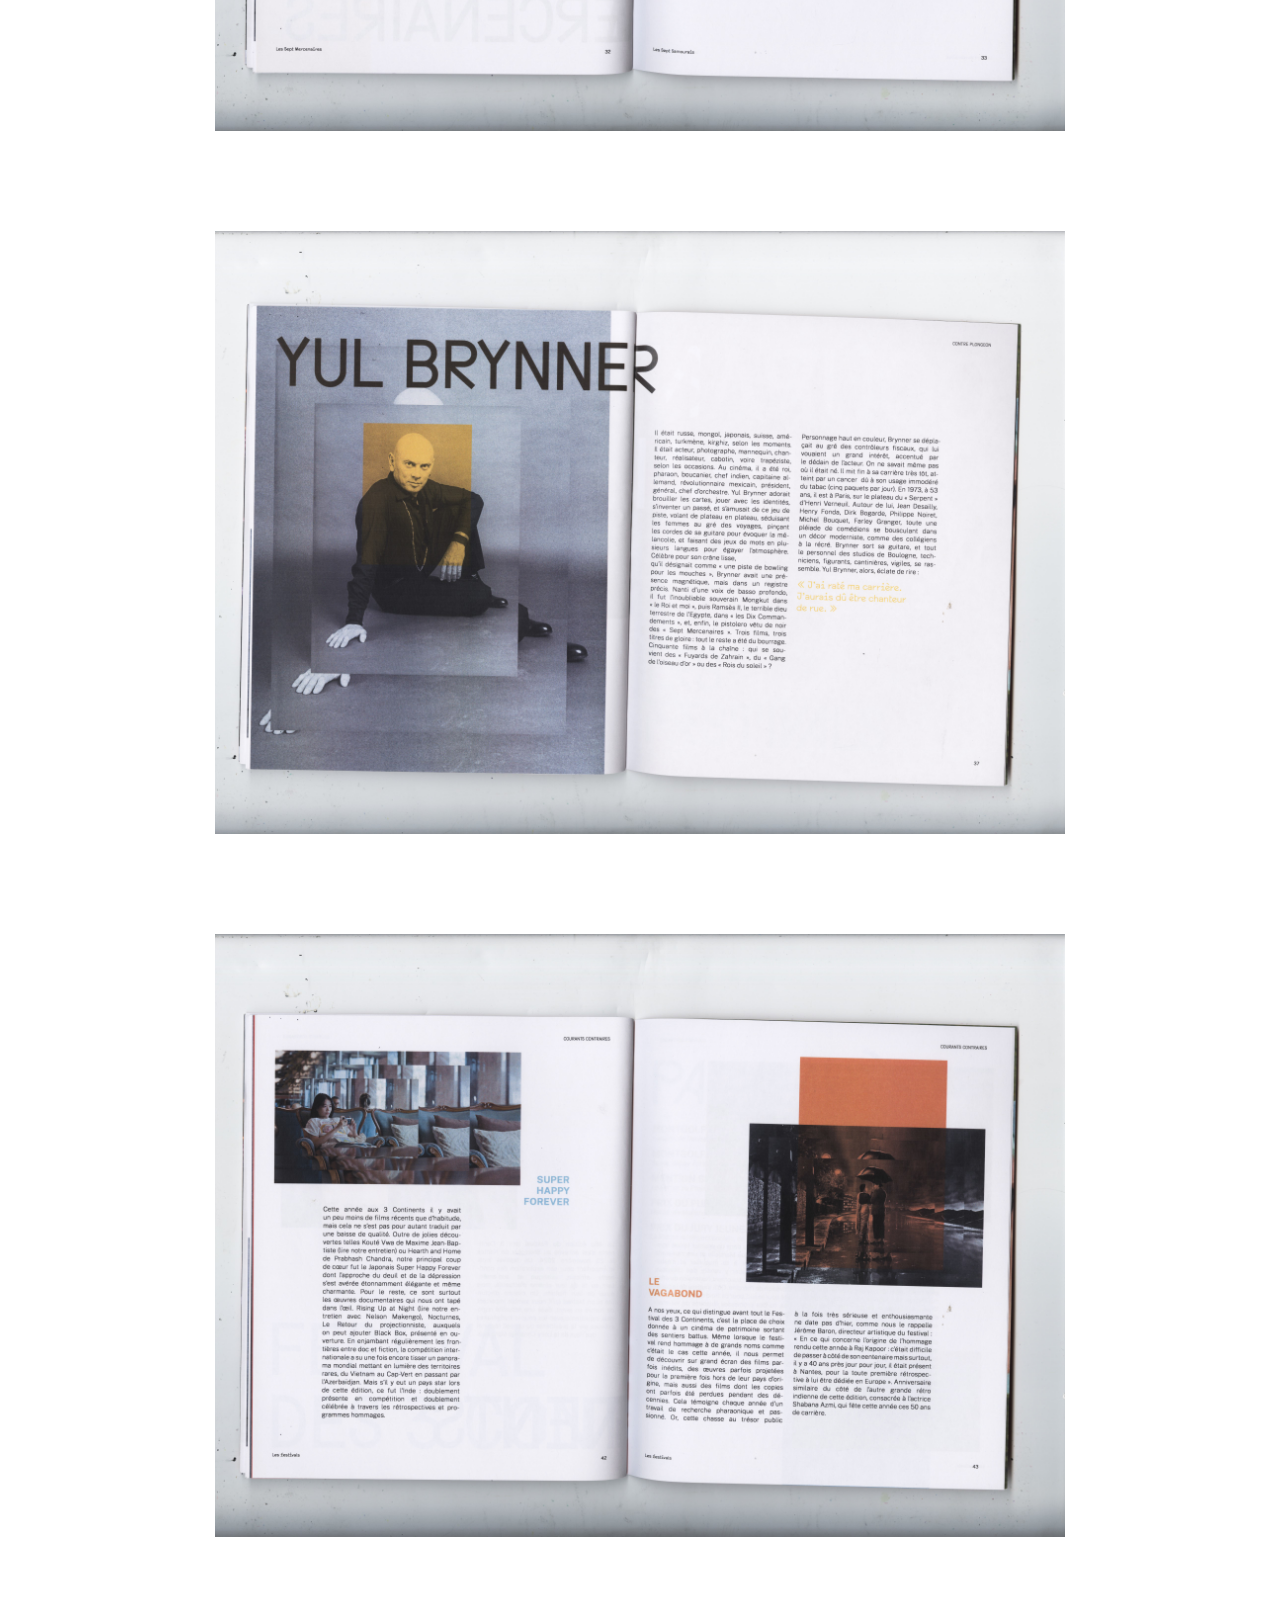
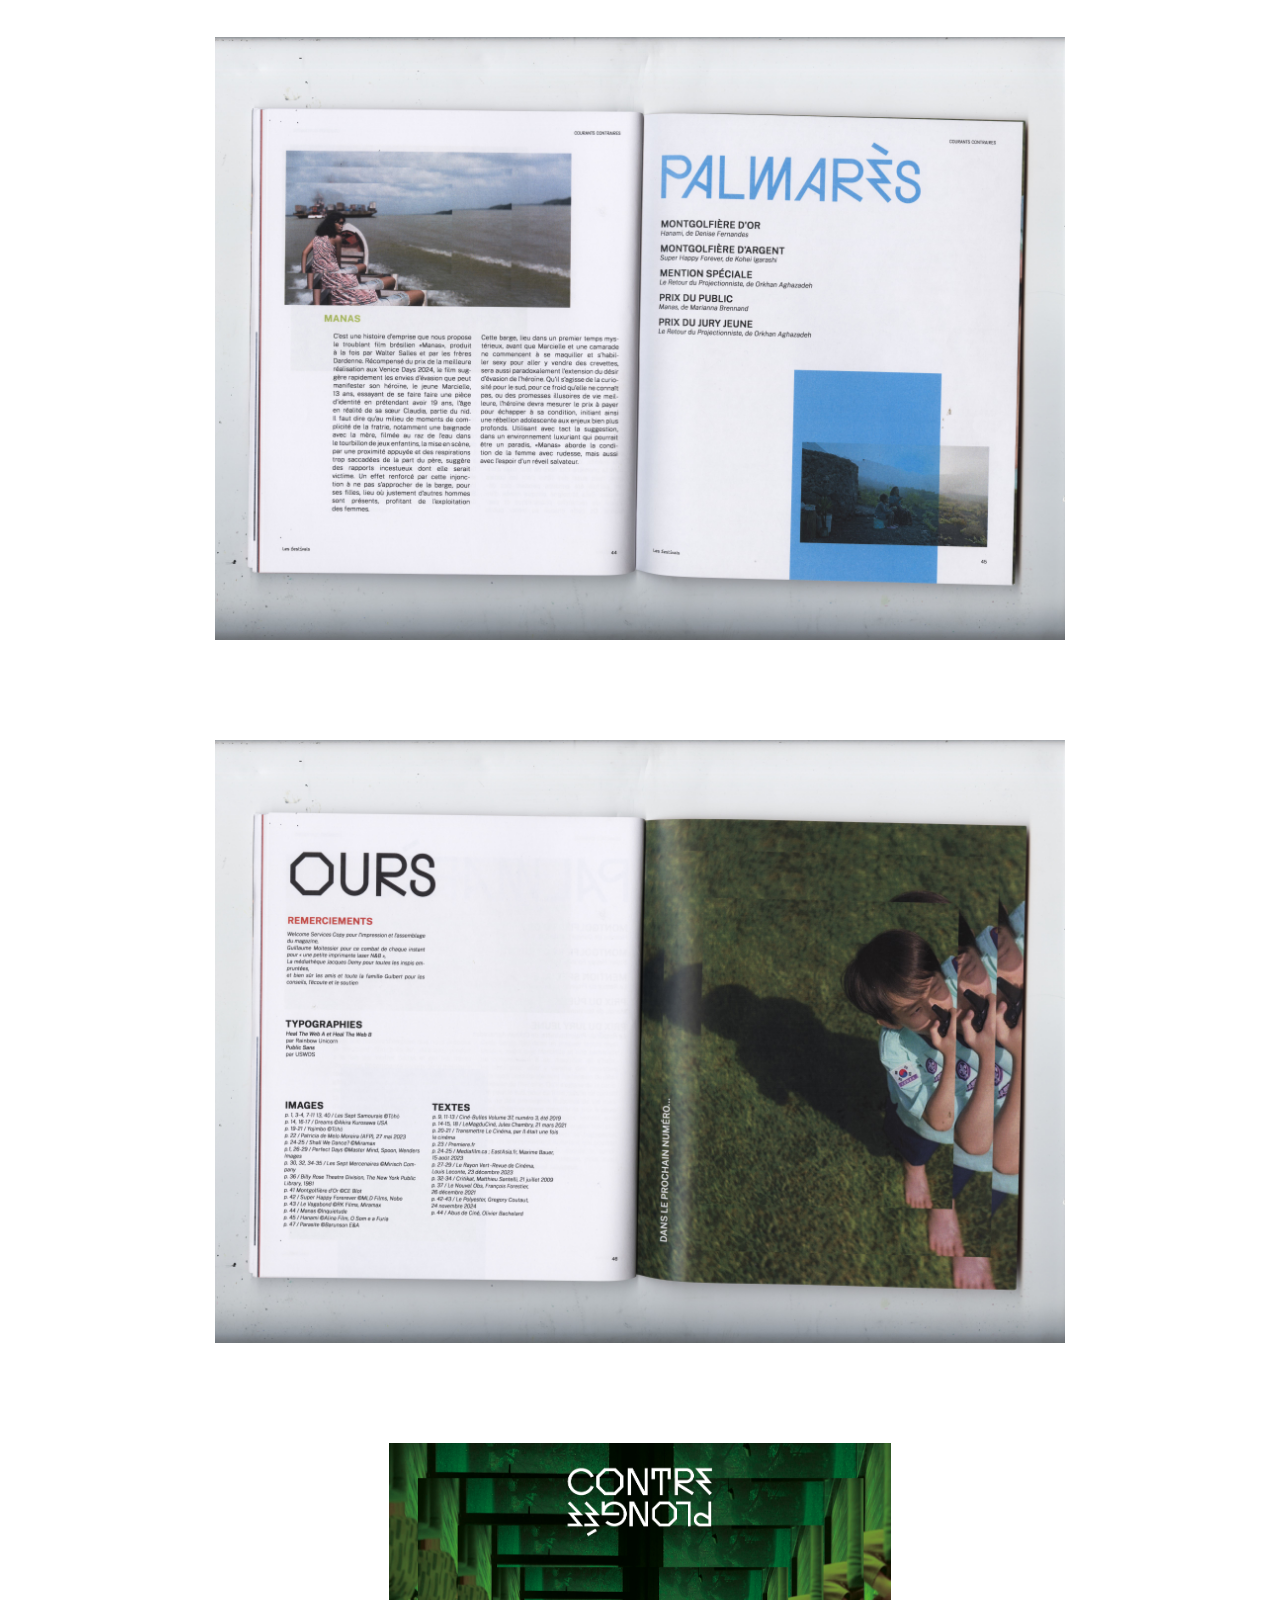
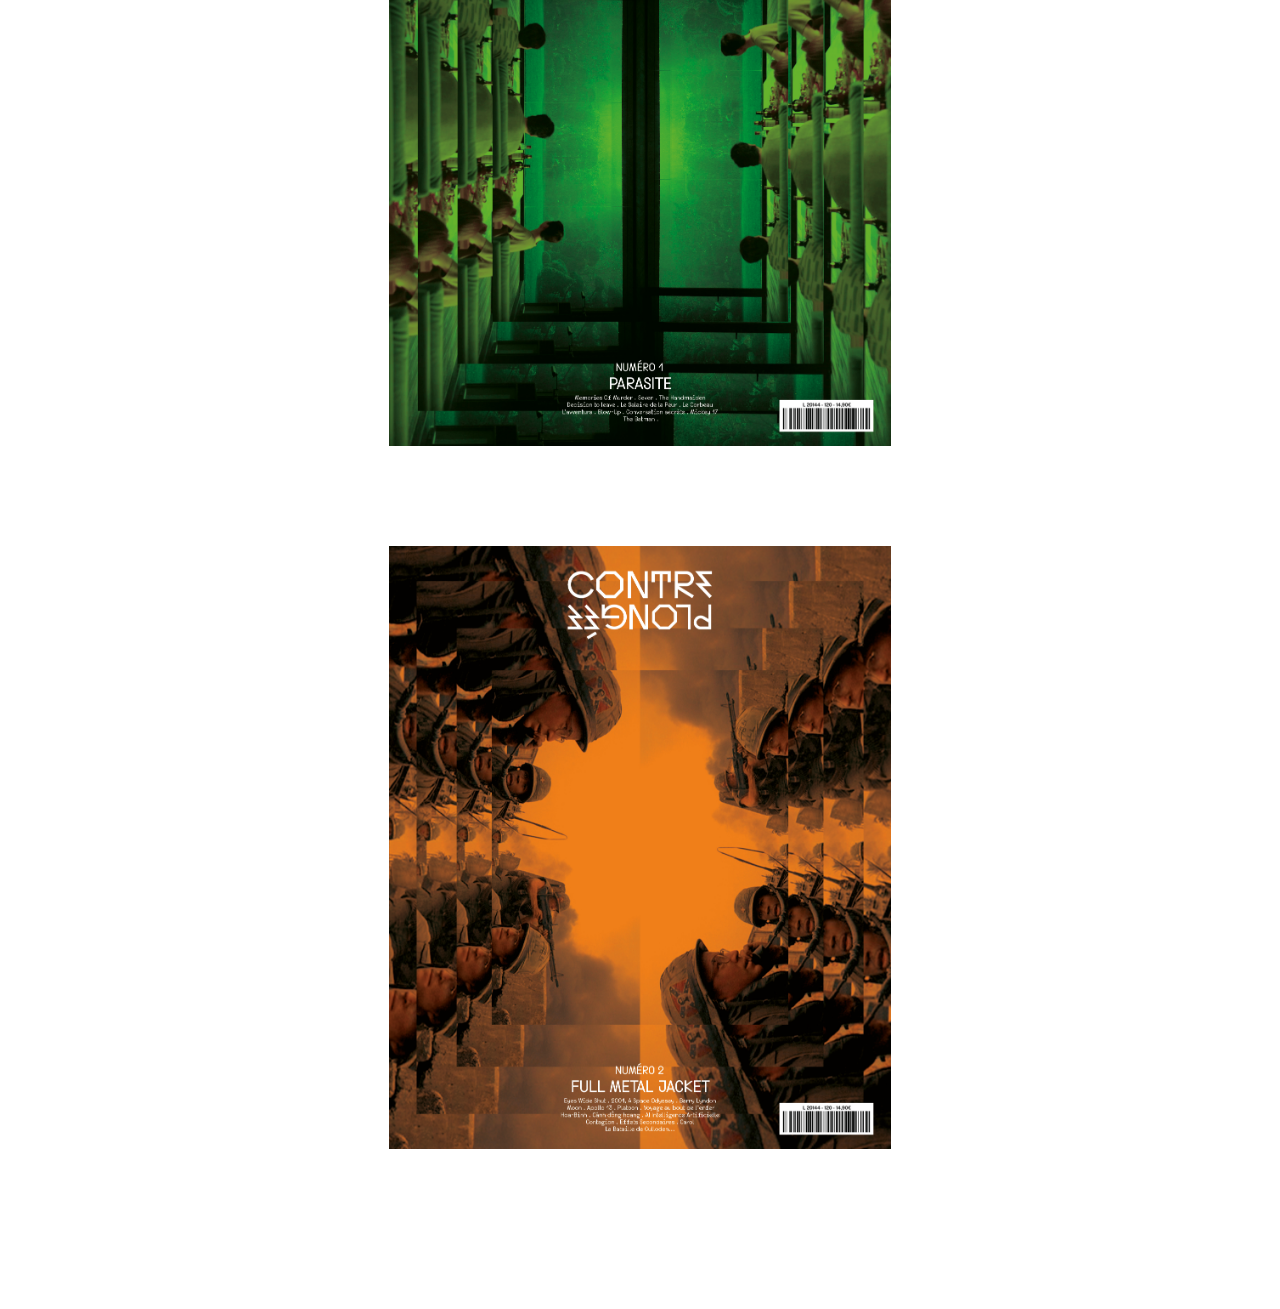
<file: contreplongee.html>
<!DOCTYPE html>
<html lang="en">
<head>
    <meta charset="UTF-8">
    <meta name="viewport" content="width=device-width,initial-scale=1.0">
    <title>Cyl - Portfolio</title>
    <meta property="og:type" content="website"/>
    <link rel="icon" type="image/png" href="______"/>
    <link rel="stylesheet" href="style_page.css">
    <meta name="viewport" content="width=device-width, initial-scale=1.0">
</head>


<header>
    <div class="inner">
        <div class="nom">
                <h3><a href="index.html">Cylian Guibert</a></h3>
        </div>
            <nav>
                <li><h3><a href="https://www.instagram.com/cyl_guibert/">Instagram</a></span></h3></li>
                <li><h3><a href="https://letterboxd.com/CylTePlay/">Letterboxd</a></span></h3></li>
                <li><h3><a href="about.html">About</a></span></h3></li>
            </nav>
        </div>
    </header>


<body>
    <!-- <div class="images">  
        <container class="images2">  
            <img loading="lazy" decoding="async" src="noise.jpg" class="_img1" id="_img1" alt="" />
            <img loading="lazy" decoding="async" src="noise2.jpg" class="_img1" id="_img2" alt="" />
            <img loading="lazy" decoding="async" src="noise3.jpg" class="_img1" id="_img3" alt="" />
            <img loading="lazy" decoding="async" src="noise.jpg" class="_img1" id="_img1" alt="" />
            <img loading="lazy" decoding="async" src="noise3.jpg" class="_img1" id="_img3" alt="" />
            <img loading="lazy" decoding="async" src="noise2.jpg" class="_img1" id="_img2" alt="" />
        </div>
    </div> -->
    <div class="images2">  
        <img loading="lazy" decoding="async" src="assets/contreplongee/contreplongee.png" class="_img1" id="_img1" alt="" />
        <img loading="lazy" decoding="async" src="assets/contreplongee/contreplongee9.jpg" class="_img1" id="_img1" alt="" />
        <img loading="lazy" decoding="async" src="assets/contreplongee/contreplongee7.jpg" class="_img1" id="_img1" alt="" />
        <img loading="lazy" decoding="async" src="assets/contreplongee/contreplongee8.jpg" class="_img1" id="_img1" alt="" />
        <img loading="lazy" decoding="async" src="assets/contreplongee/contreplongee12.png" class="_img1" id="_img1" alt="" />
        <img loading="lazy" decoding="async" src="assets/contreplongee/contreplongee1.jpg" class="_img1" id="_img1" alt="" />
        <img loading="lazy" decoding="async" src="assets/contreplongee/contreplongee2.jpg" class="_img1" id="_img1" alt="" />
        <img loading="lazy" decoding="async" src="assets/contreplongee/contreplongee3.jpg" class="_img1" id="_img1" alt="" />
        <img loading="lazy" decoding="async" src="assets/contreplongee/contreplongee4.jpg" class="_img1" id="_img1" alt="" />
        <img loading="lazy" decoding="async" src="assets/contreplongee/contreplongee5.jpg" class="_img1" id="_img1" alt="" />
        <img loading="lazy" decoding="async" src="assets/contreplongee/contreplongee6.jpg" class="_img1" id="_img1" alt="" />
        <img loading="lazy" decoding="async" src="assets/contreplongee/contreplongee10.jpg" class="_img1" id="_img1" alt="" />
        <img loading="lazy" decoding="async" src="assets/contreplongee/contreplongee11.jpg" class="_img1" id="_img1" alt="" />
    </div>


<!-- 
    <div class="infos">
        <div class="lemontagnard_infos"><p>Identité visuelle et site Web fictifs pour le cinéma Le Montagnard, cinéma indépendant associatif de l’agglomération nantaise. Langage visuel minimal évoquant l’obscurité de la salle de cinéma, place laissée aux images, vidéos, sons pour présenter amplement et d’une manière sensible les films programmés et expérience utilisateur engageante et immersive.
            L’ensemble cherche à valoriser les cinémas indépendants et leur programmation riche et diversifiée.
            Crédits typo : Cy (Jürgen Huber) & Metropolis (Chris Simpson)</p>
        </div>    
    </div> -->

    <footer>
        <div class="infos">
        <div class="lemontagnard_infos"><p>Contre-Plongée est un magazine dédié au cinéma d’auteur et d’Art & Essai, 
            cherchant à le rendre plus populaire et accessible sans en trahir l’identité. Il use d’un principe photographique 
            fort et d’une mise en page mouvante et aérée, notamment au sein d’un dossier nommé “Contre-Plongeon” offrant au 
            lecteur la possibilité de naviguer d’un film à l’autre d’un corpus de films présentés, et d’explorer le monde 
            du cinéma avec un enthousiasme égal pour chaque film. <br>
            Crédits typo : Heal The Web A & B (Rainbow Unicorn & Jakob Kanior),
            Public Sans (USWDS)</p>
        </div>    
    </div>
    </footer>

</body>


    <!-- <table> 
        <tr> 
            <h2><a href="https://etiennefrancey.ch/en/eclipse-2026/">Contre-Plongée</a></h2>    
        </tr>
        <tr> 
            <h2><a href="https://etiennefrancey.ch/en/eclipse-2026/">Contre-Plongée</a></h2>    
        </tr>
        <tr> 
            <h2><a href="https://etiennefrancey.ch/en/eclipse-2026/">Contre-Plongée</a></h2>    
        </tr>

    </table> -->

    <!-- <div class="inner_projets">
            <h2><a href="https://etiennefrancey.ch/en/eclipse-2026/">Contre-Plongée</a></h2>
            <h2><a href="https://etiennefrancey.ch/en/eclipse-2026/">Le Montagnard</a></h2>
            <h2><a href="https://etiennefrancey.ch/en/eclipse-2026/">Hip Opsession</a></h2>
            <h2><a href="https://etiennefrancey.ch/en/eclipse-2026/">Noise</a></h2>
            <h2><a href="https://etiennefrancey.ch/en/eclipse-2026/">Peeter</a></h2>
            <h2><a href="https://etiennefrancey.ch/en/eclipse-2026/">Through Desert</a></h2> -->
    <!-- </div>
        <div class="homepage_img_container">
															<img loading="lazy" decoding="async" width="860" height="610" src="05032025-Numérisation_20250305 (2).jpg" class="homepage_img" alt="" /></div>
				 -->
    <!-- </div> -->
<!-- img-item[id$="-i"].is-visible{opacity:1;visibility:visible;transition:opacity .25s ease,visibility 0s linear 0s}.img-item[id$="-i"] -->

</body>
</file>
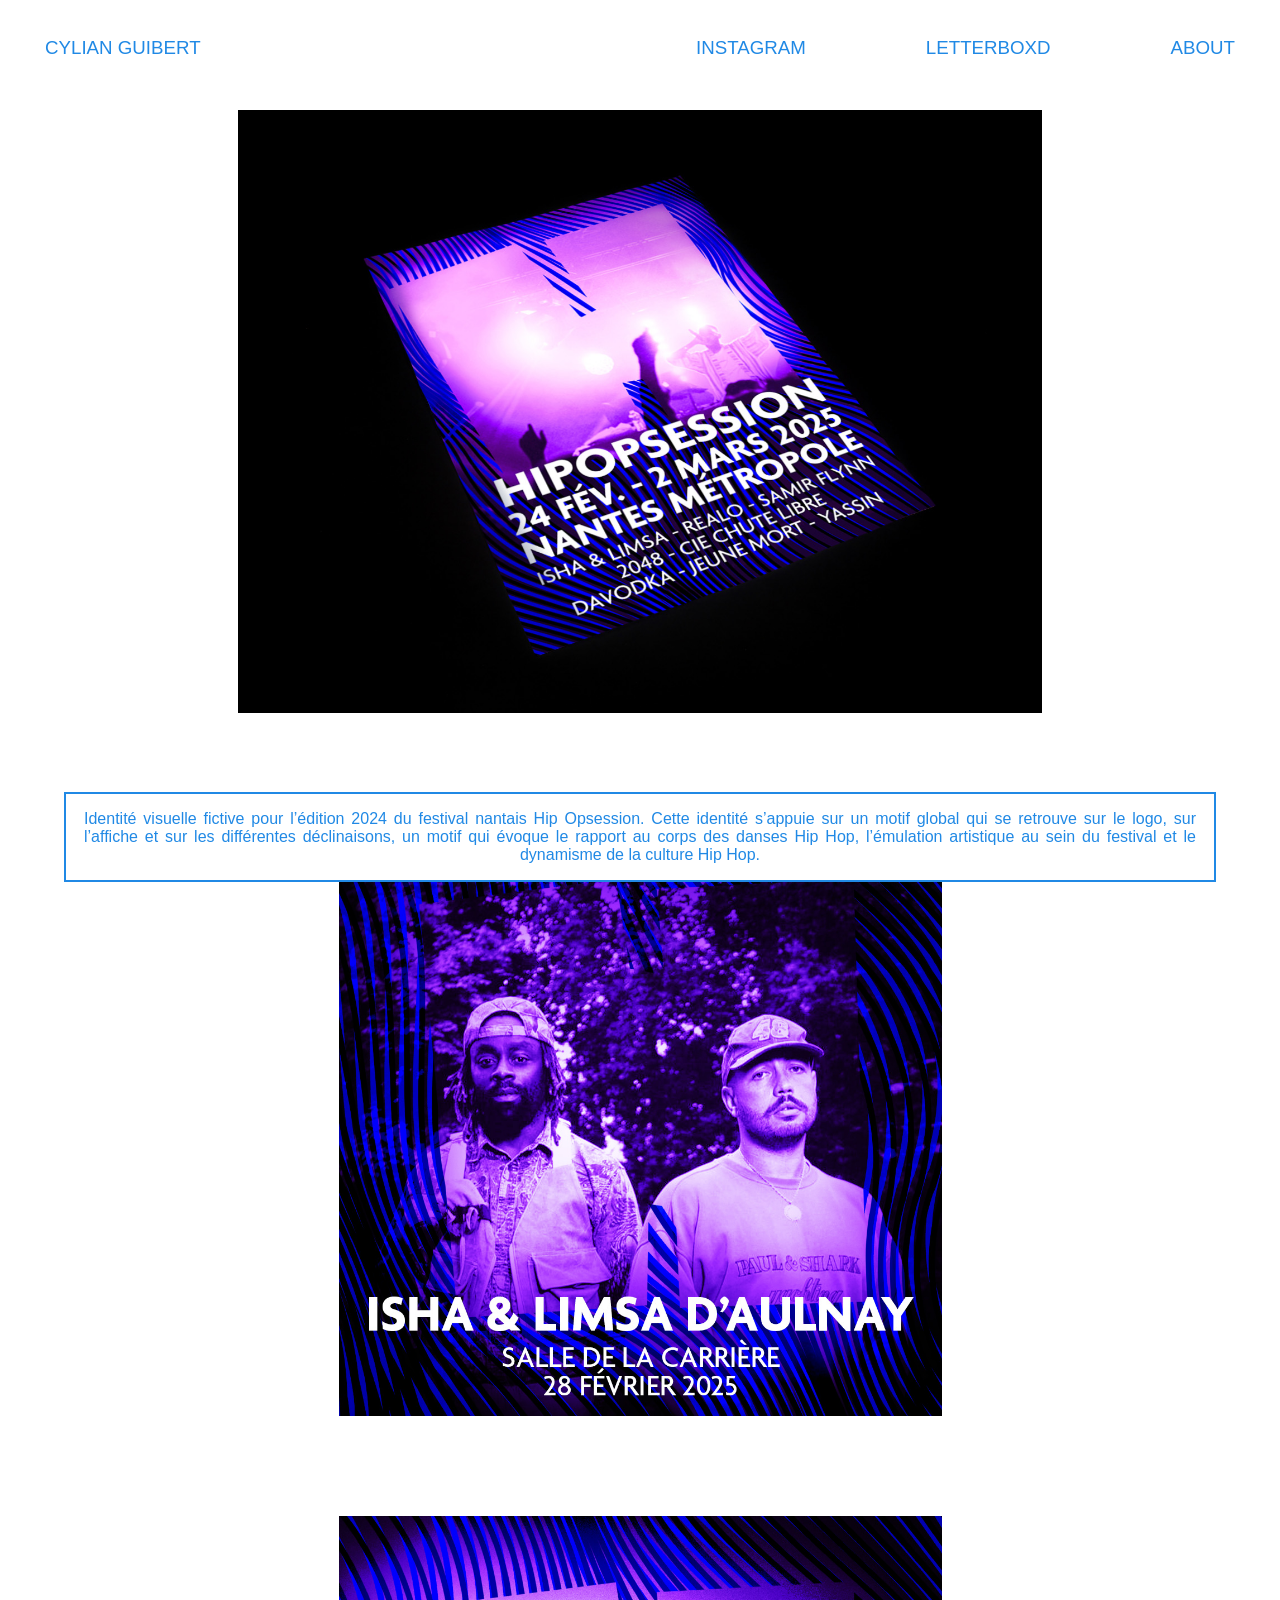
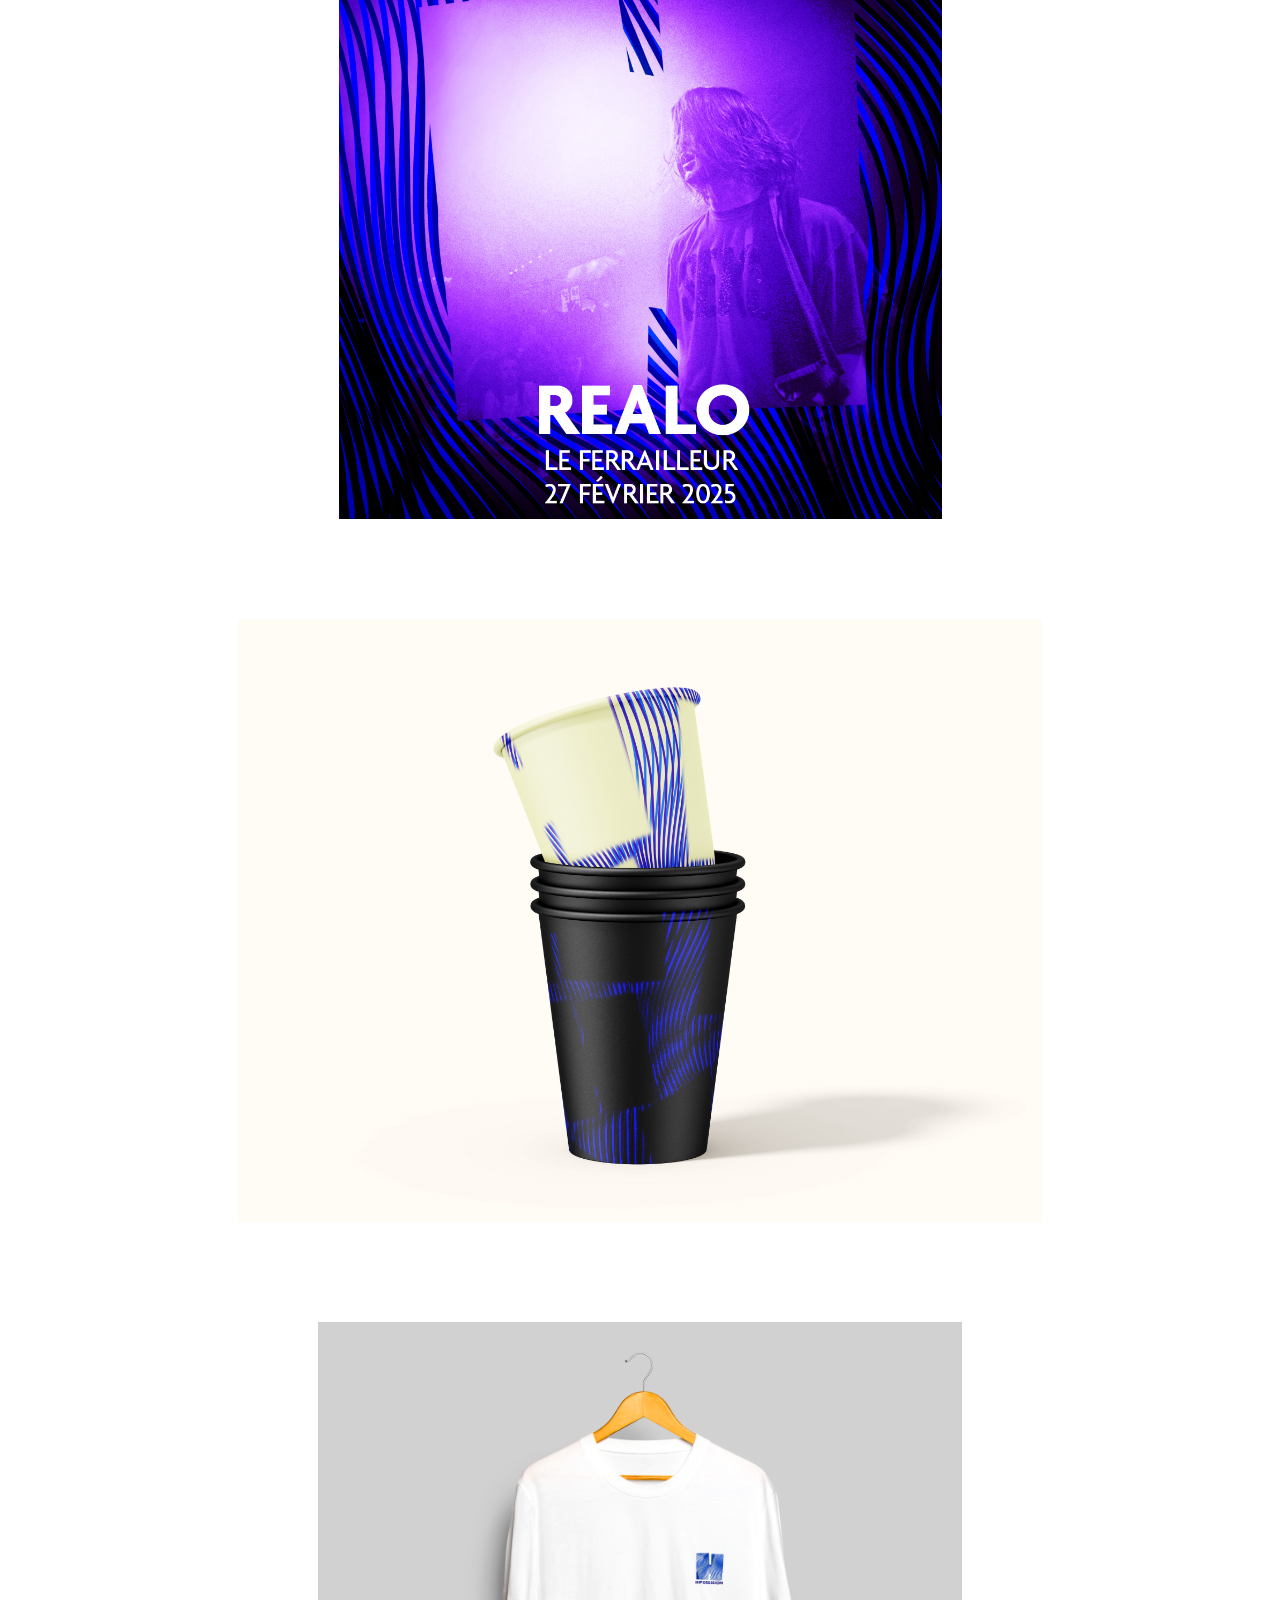
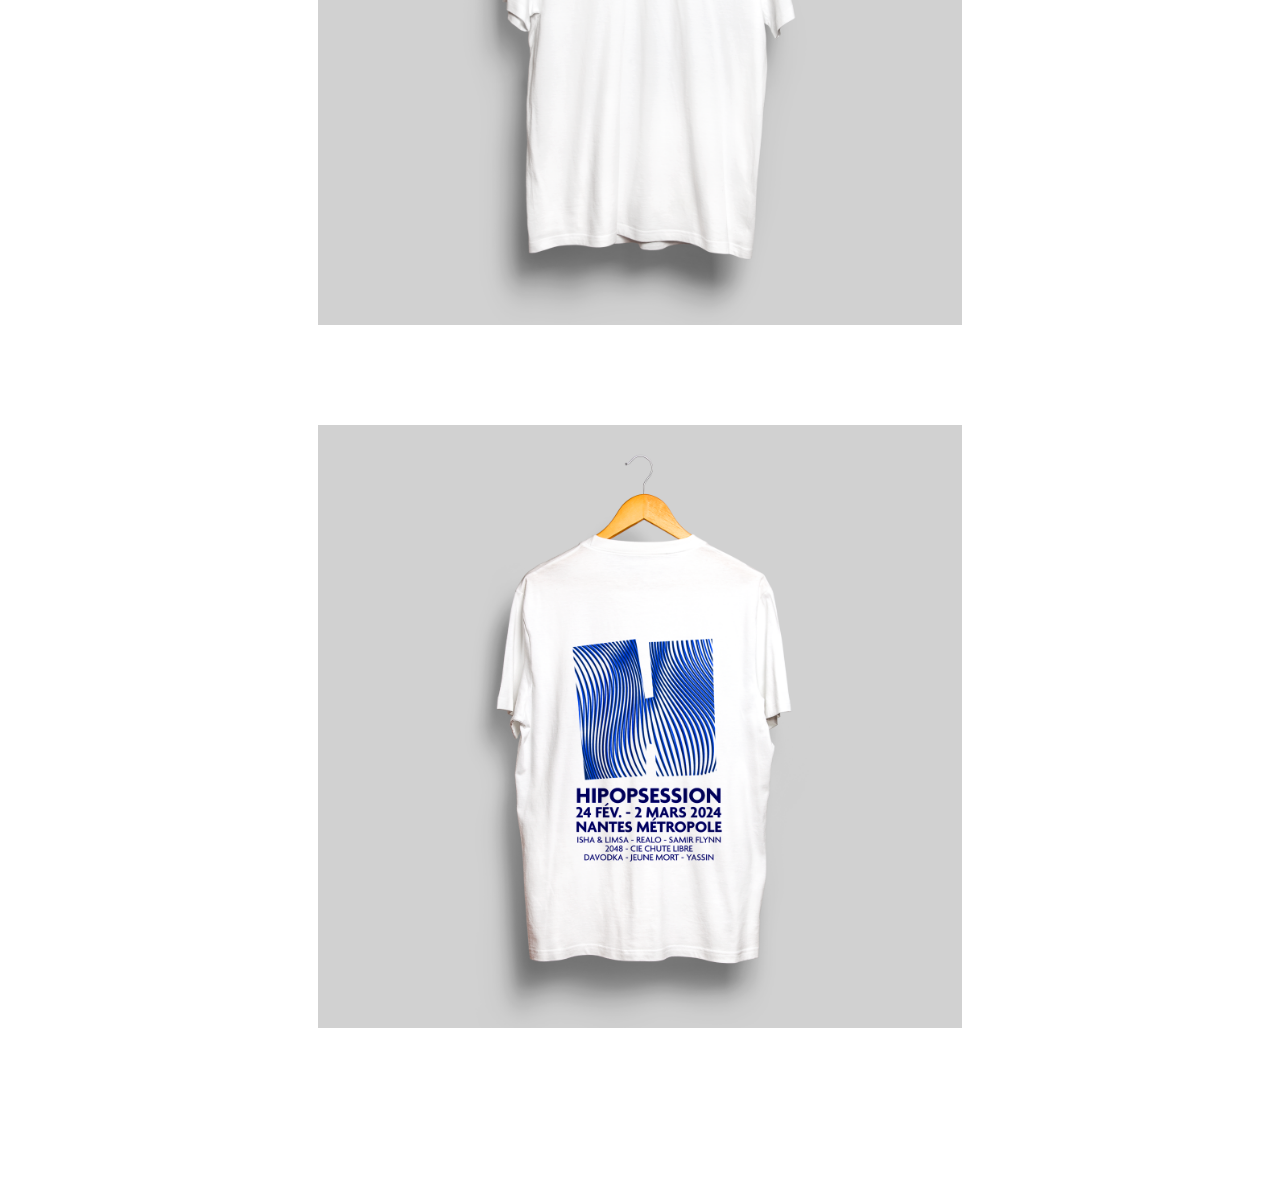
<file: hipopsession.html>
<!DOCTYPE html>
<html lang="en">
<head>
    <meta charset="UTF-8">
    <meta name="viewport" content="width=device-width,initial-scale=1.0">
    <title>Cyl - Portfolio</title>
    <meta property="og:type" content="website"/>
    <link rel="icon" type="image/png" href="______"/>
    <link rel="stylesheet" href="style_page.css">
    <meta name="viewport" content="width=device-width, initial-scale=1.0">
</head>


<header>
    <div class="inner">
        <div class="nom">
                <h3><a href="index.html">Cylian Guibert</a></h3>
        </div>
            <nav>
                <li><h3><a href="https://www.instagram.com/cyl_guibert/">Instagram</a></span></h3></li>
                <li><h3><a href="https://letterboxd.com/CylTePlay/">Letterboxd</a></span></h3></li>
                <li><h3><a href="about.html">About</a></span></h3></li>
            </nav>
        </div>
    </header>


<body>
    <!-- <div class="images">  
        <container class="images2">  
            <img loading="lazy" decoding="async" src="noise.jpg" class="_img1" id="_img1" alt="" />
            <img loading="lazy" decoding="async" src="noise2.jpg" class="_img1" id="_img2" alt="" />
            <img loading="lazy" decoding="async" src="noise3.jpg" class="_img1" id="_img3" alt="" />
            <img loading="lazy" decoding="async" src="noise.jpg" class="_img1" id="_img1" alt="" />
            <img loading="lazy" decoding="async" src="noise3.jpg" class="_img1" id="_img3" alt="" />
            <img loading="lazy" decoding="async" src="noise2.jpg" class="_img1" id="_img2" alt="" />
        </div>
    </div> -->
    <div class="images2">  
        <img loading="lazy" decoding="async" src="assets/hipopsession/hipopsession1.jpg" class="_img1" id="_img1" alt="" />
        <img loading="lazy" decoding="async" src="assets/hipopsession/hipopsession2.jpg" class="_img1" id="_img2" alt="" />
        <img loading="lazy" decoding="async" src="assets/hipopsession/hipopsession3.jpg" class="_img1" id="_img3" alt="" />
        <img loading="lazy" decoding="async" src="assets/hipopsession/hipopsession4.jpg" class="_img1" id="_img1" alt="" />
        <img loading="lazy" decoding="async" src="assets/hipopsession/hipopsession5.png" class="_img1" id="_img2" alt="" />
        <img loading="lazy" decoding="async" src="assets/hipopsession/hipopsession6.png" class="_img1" id="_img3" alt="" />
    </div>


<!-- 
    <div class="infos">
        <div class="lemontagnard_infos"><p>Identité visuelle et site Web fictifs pour le cinéma Le Montagnard, cinéma indépendant associatif de l’agglomération nantaise. Langage visuel minimal évoquant l’obscurité de la salle de cinéma, place laissée aux images, vidéos, sons pour présenter amplement et d’une manière sensible les films programmés et expérience utilisateur engageante et immersive.
            L’ensemble cherche à valoriser les cinémas indépendants et leur programmation riche et diversifiée.
            Crédits typo : Cy (Jürgen Huber) & Metropolis (Chris Simpson)</p>
        </div>    
    </div> -->

    <footer>
        <div class="infos">
        <div class="lemontagnard_infos"><p>Identité visuelle fictive pour l’édition 2024 du festival nantais Hip Opsession.
        Cette identité s’appuie sur un motif global qui se retrouve sur le logo, sur l’affiche et sur les différentes déclinaisons, 
        un motif qui évoque le rapport au corps des danses Hip Hop, l’émulation artistique au sein du festival et le dynamisme 
        de la culture Hip Hop.</p>
        </div>    
    </div>
    </footer>

</body>


    <!-- <table> 
        <tr> 
            <h2><a href="https://etiennefrancey.ch/en/eclipse-2026/">Contre-Plongée</a></h2>    
        </tr>
        <tr> 
            <h2><a href="https://etiennefrancey.ch/en/eclipse-2026/">Contre-Plongée</a></h2>    
        </tr>
        <tr> 
            <h2><a href="https://etiennefrancey.ch/en/eclipse-2026/">Contre-Plongée</a></h2>    
        </tr>

    </table> -->

    <!-- <div class="inner_projets">
            <h2><a href="https://etiennefrancey.ch/en/eclipse-2026/">Contre-Plongée</a></h2>
            <h2><a href="https://etiennefrancey.ch/en/eclipse-2026/">Le Montagnard</a></h2>
            <h2><a href="https://etiennefrancey.ch/en/eclipse-2026/">Hip Opsession</a></h2>
            <h2><a href="https://etiennefrancey.ch/en/eclipse-2026/">Noise</a></h2>
            <h2><a href="https://etiennefrancey.ch/en/eclipse-2026/">Peeter</a></h2>
            <h2><a href="https://etiennefrancey.ch/en/eclipse-2026/">Through Desert</a></h2> -->
    <!-- </div>
        <div class="homepage_img_container">
															<img loading="lazy" decoding="async" width="860" height="610" src="05032025-Numérisation_20250305 (2).jpg" class="homepage_img" alt="" /></div>
				 -->
    <!-- </div> -->
<!-- img-item[id$="-i"].is-visible{opacity:1;visibility:visible;transition:opacity .25s ease,visibility 0s linear 0s}.img-item[id$="-i"] -->

</body>
</file>
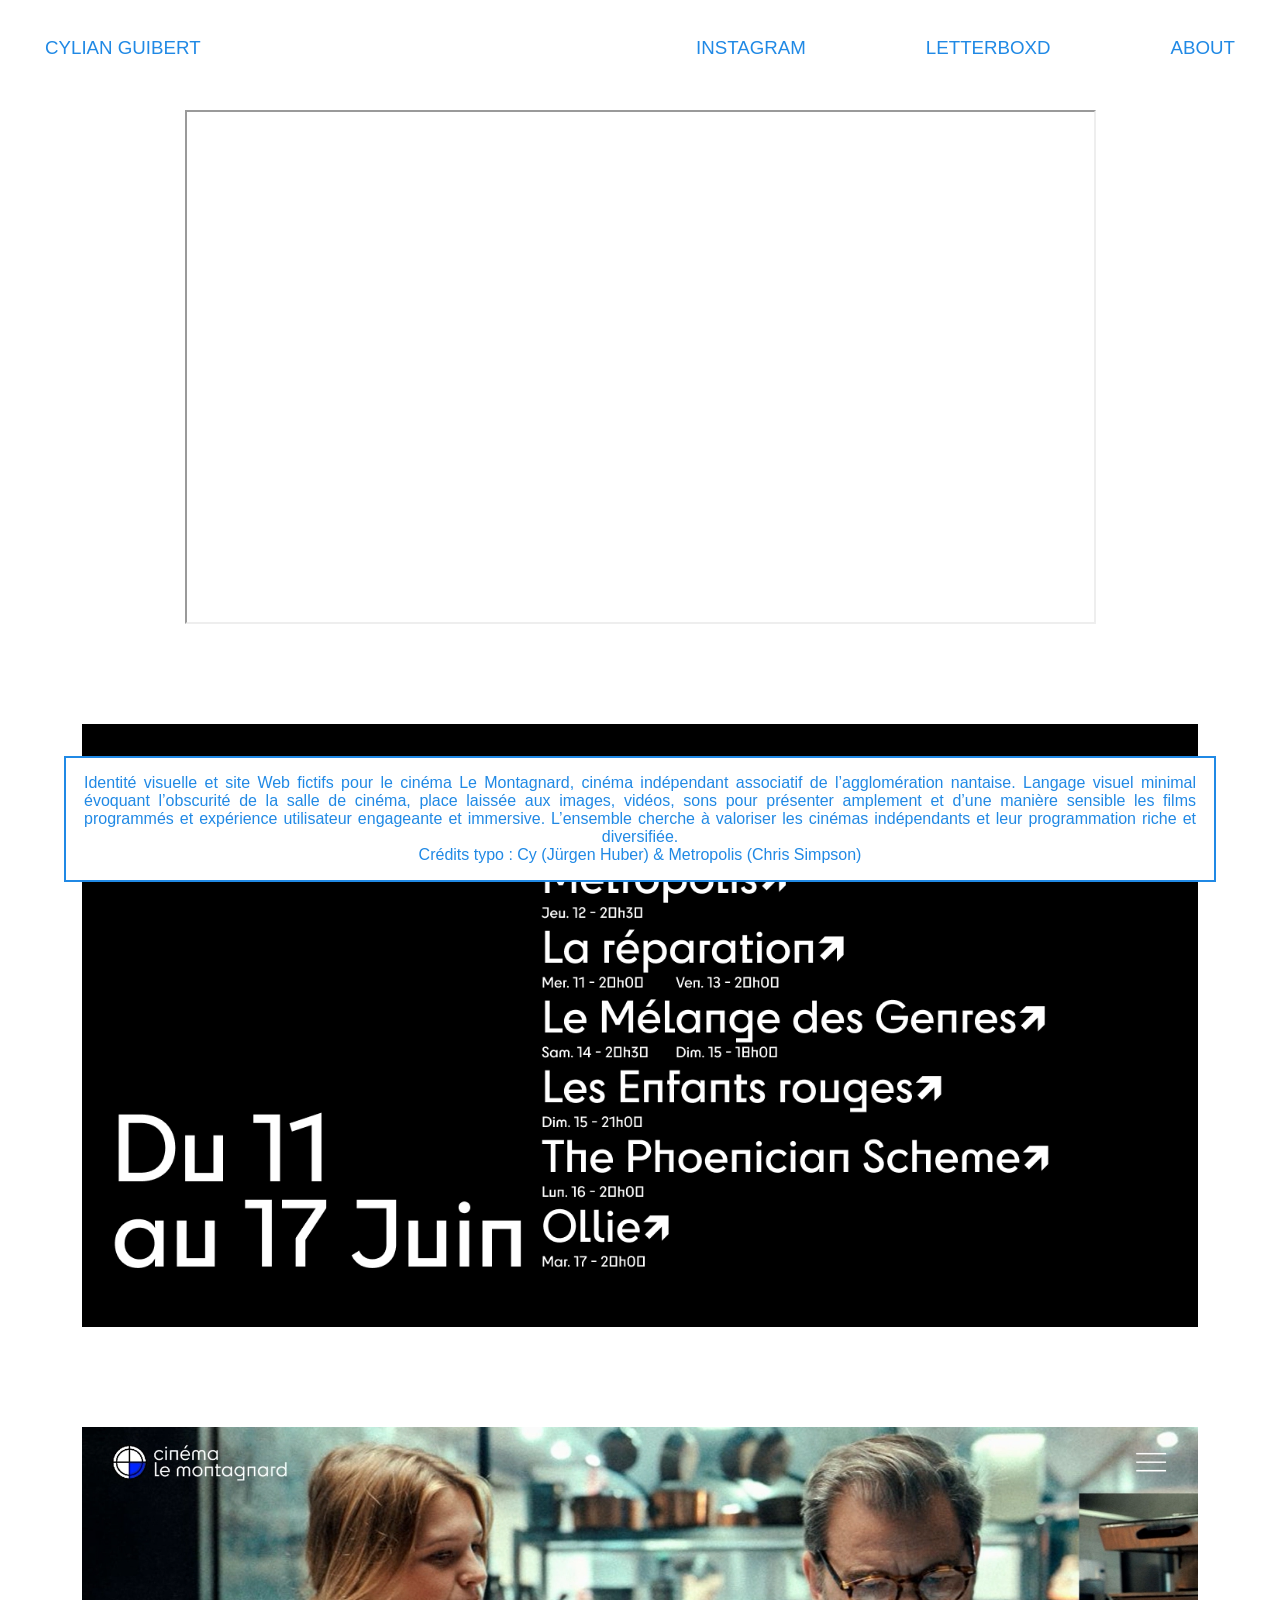
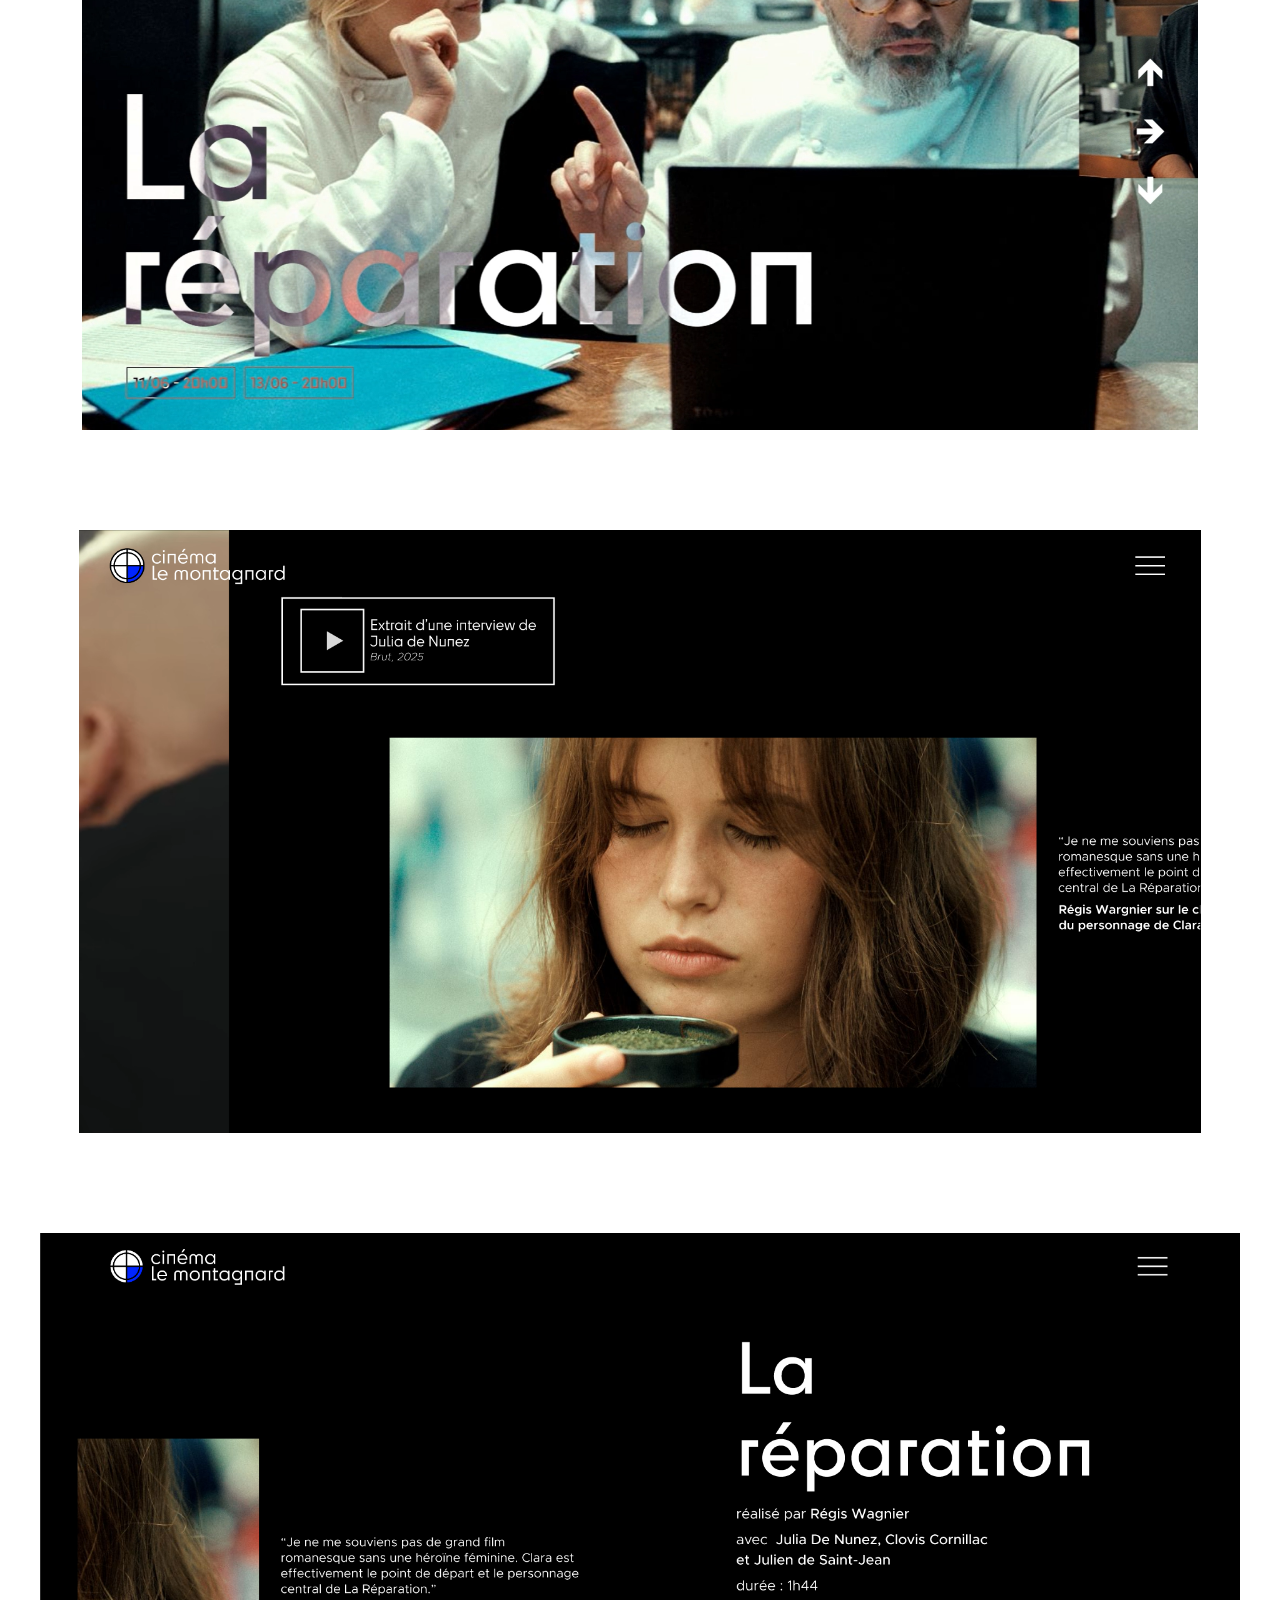
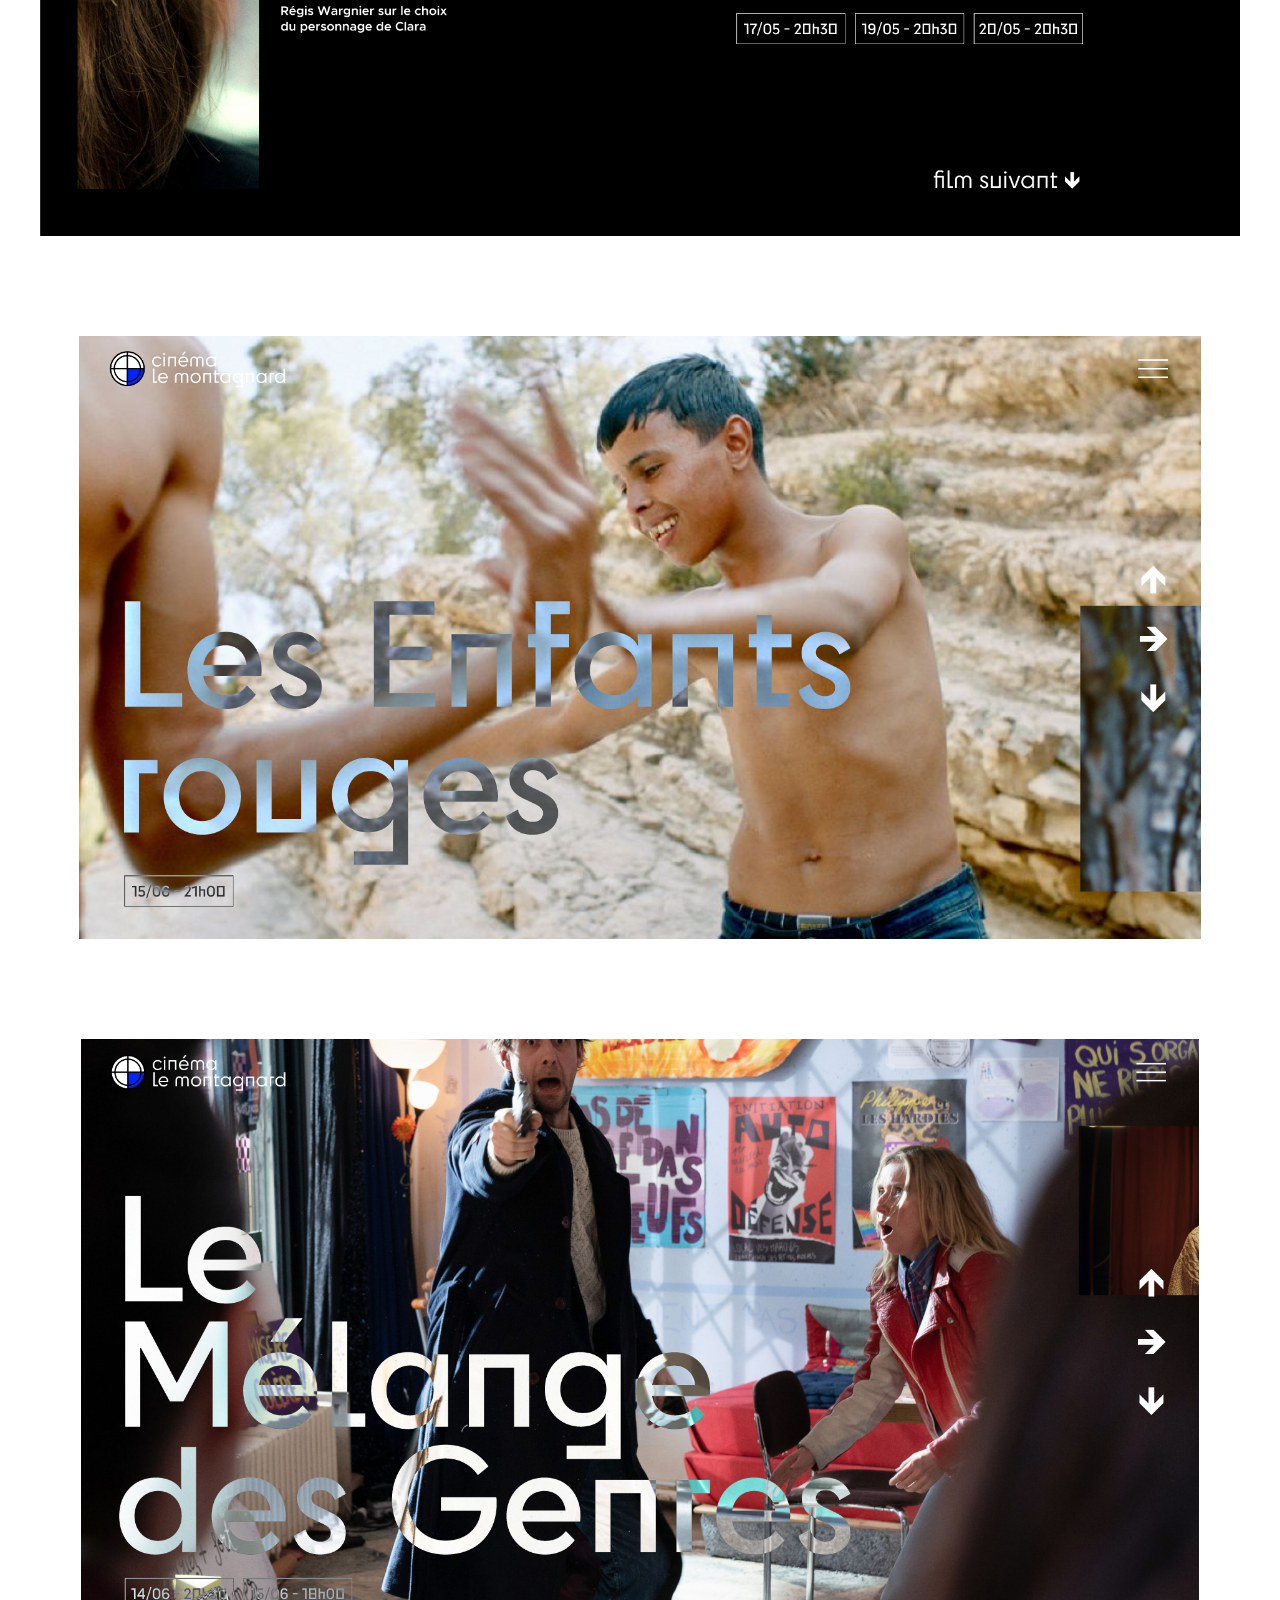
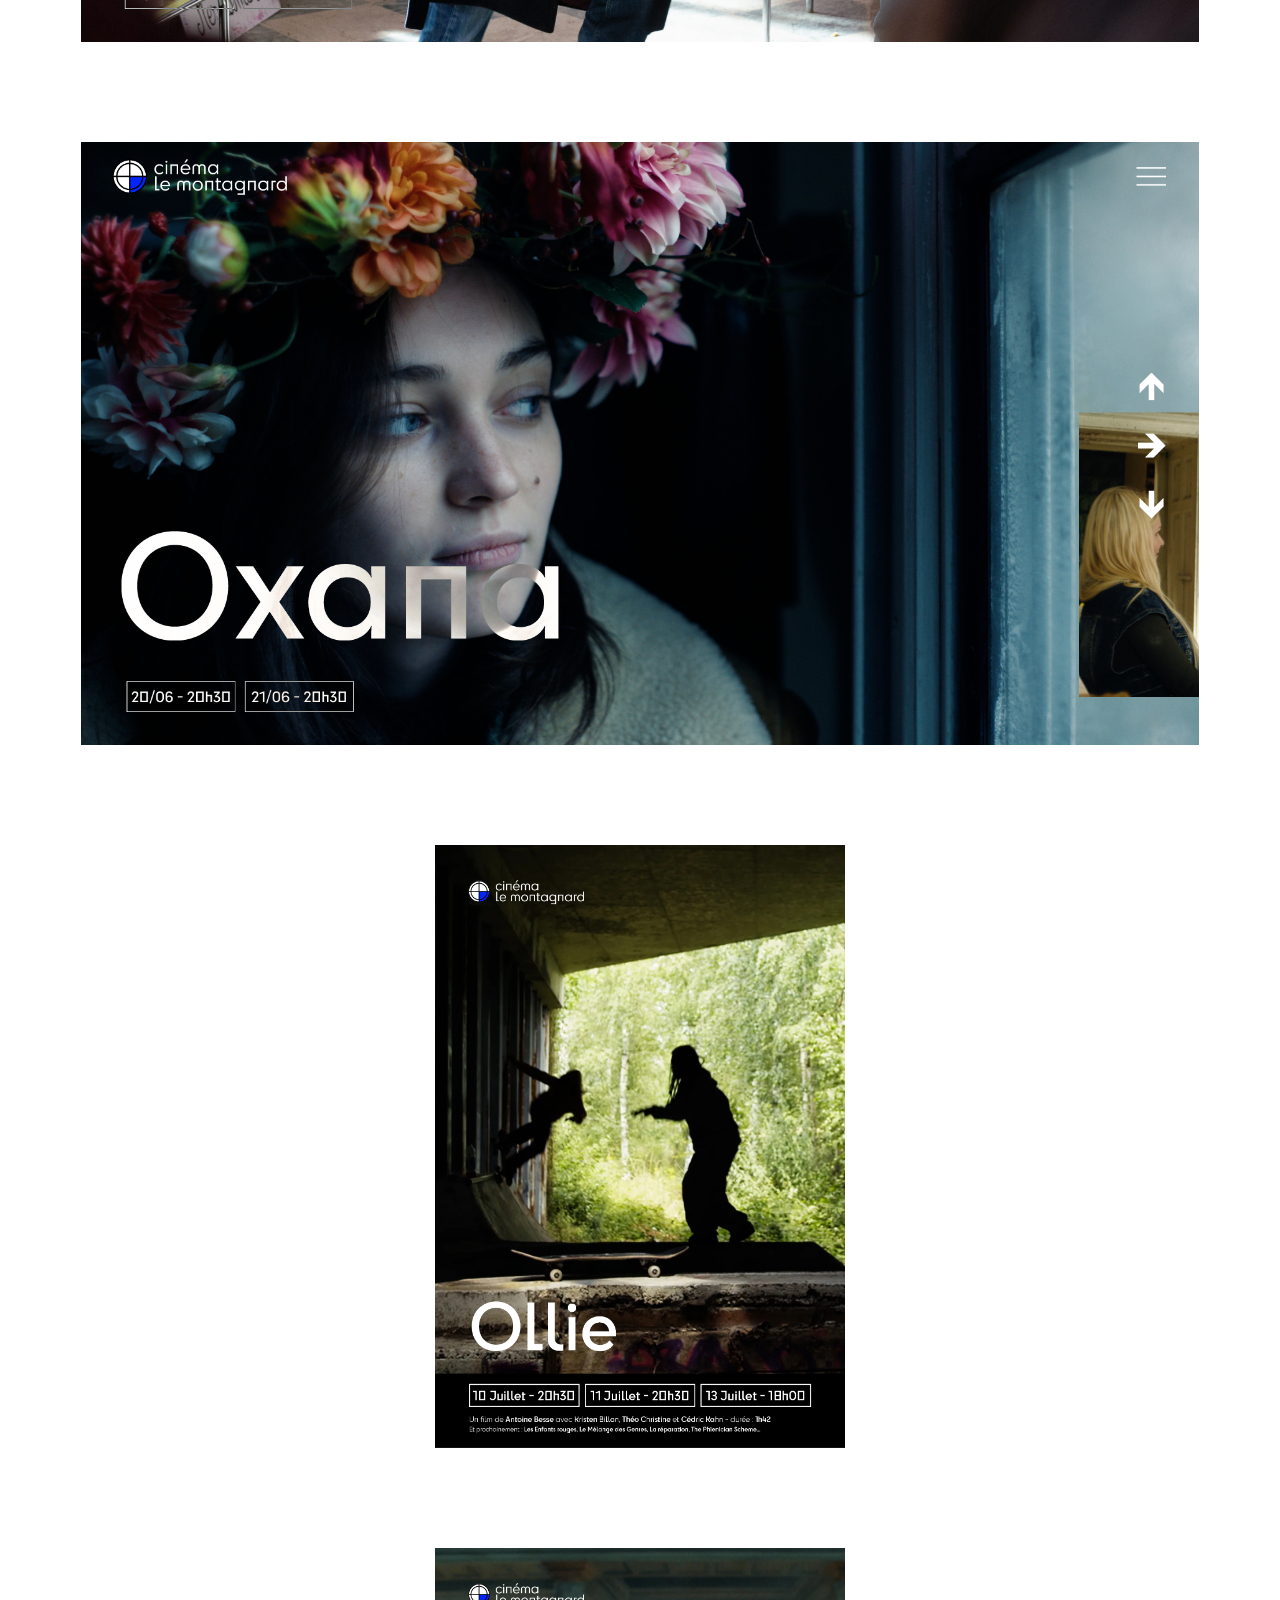
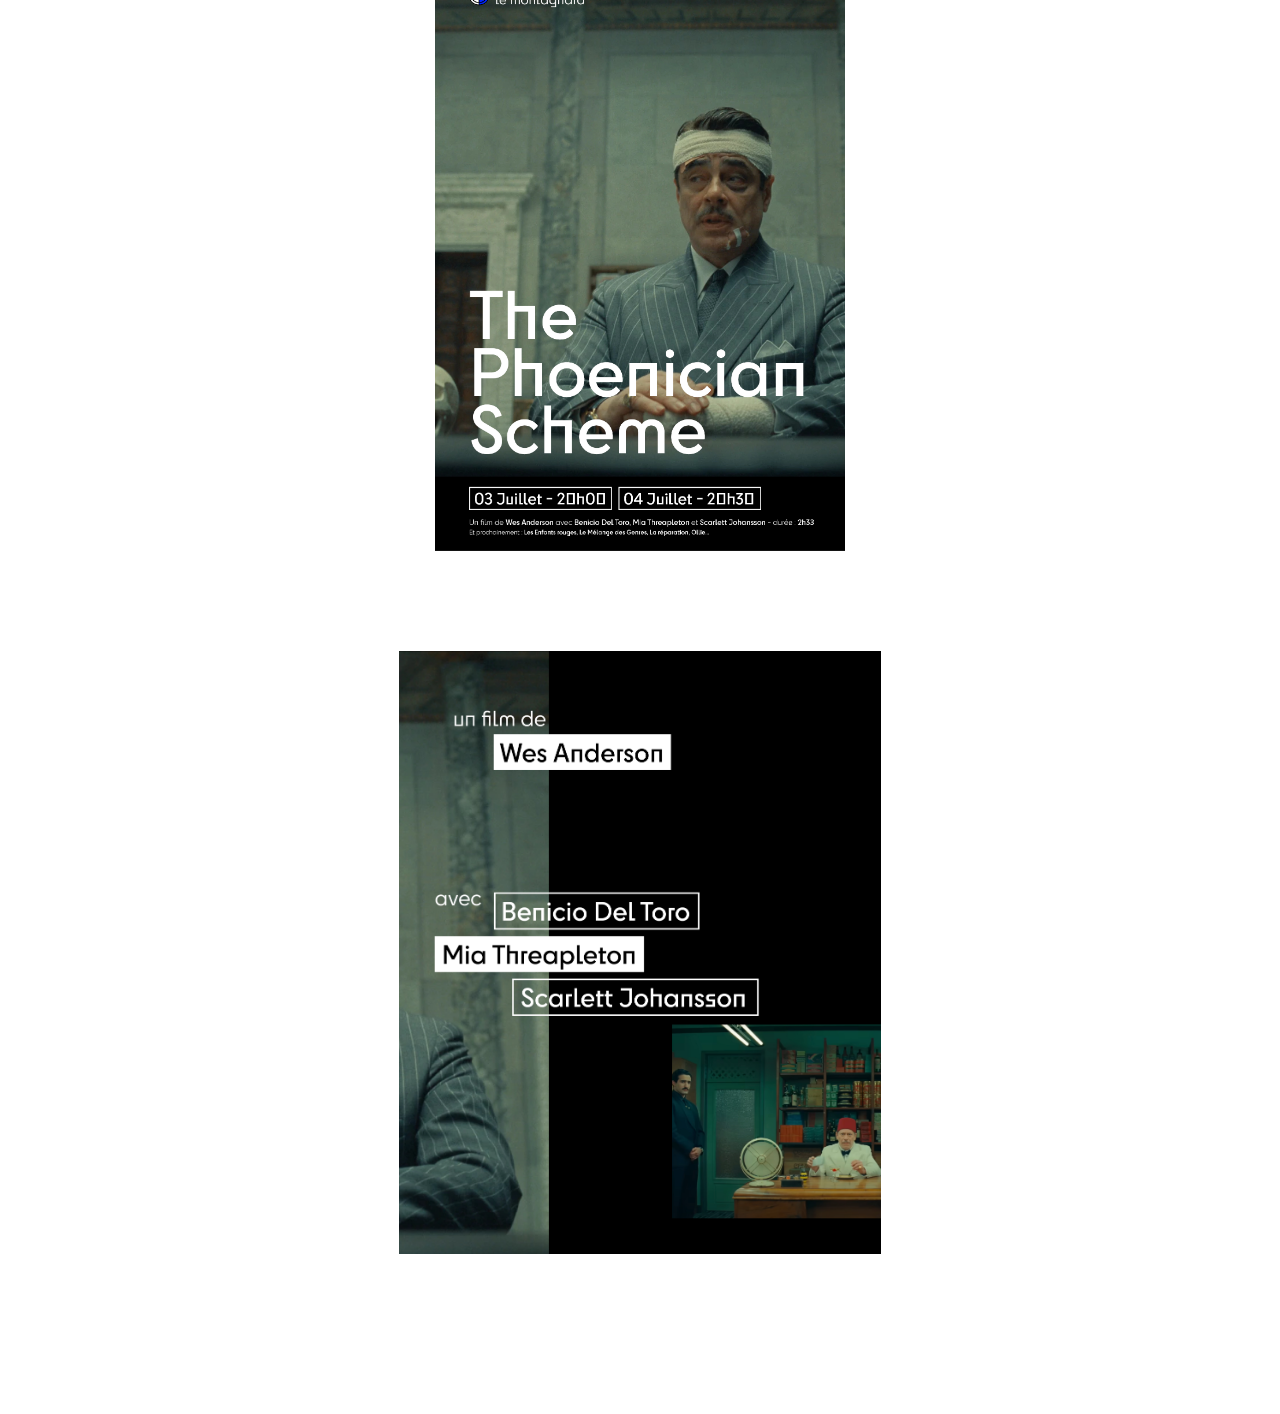
<file: lemontagnard.html>
<!DOCTYPE html>
<html lang="en">
<head>
    <meta charset="UTF-8">
    <meta name="viewport" content="width=device-width,initial-scale=1.0">
    <title>Cyl - Portfolio</title>
    <meta property="og:type" content="website"/>
    <link rel="icon" type="image/png" href="______"/>
    <link rel="stylesheet" href="style_page.css">
    <meta name="viewport" content="width=device-width, initial-scale=1.0">
</head>


<header>
    <div class="inner">
        <div class="nom">
                <h3><a href="index.html">Cylian Guibert</a></h3>
        </div>
            <nav>
                <li><h3><a href="https://www.instagram.com/cyl_guibert/">Instagram</a></span></h3></li>
                <li><h3><a href="https://letterboxd.com/CylTePlay/">Letterboxd</a></span></h3></li>
                <li><h3><a href="about.html">About</a></span></h3></li>
            </nav>
        </div>
    </header>


<body>
    <!-- <div class="images">  
        <container class="images2">  
            <img loading="lazy" decoding="async" src="noise.jpg" class="_img1" id="_img1" alt="" />
            <img loading="lazy" decoding="async" src="noise2.jpg" class="_img1" id="_img2" alt="" />
            <img loading="lazy" decoding="async" src="noise3.jpg" class="_img1" id="_img3" alt="" />
            <img loading="lazy" decoding="async" src="noise.jpg" class="_img1" id="_img1" alt="" />
            <img loading="lazy" decoding="async" src="noise3.jpg" class="_img1" id="_img3" alt="" />
            <img loading="lazy" decoding="async" src="noise2.jpg" class="_img1" id="_img2" alt="" />
        </div>
    </div> -->
    <div class="images2">  
        <iframe loading="lazy" decoding="async" width="907" height ="510" class="_img1" id="_img3" alt="" src="https://www.youtube.com/embed/8ekzCQb_iAg"></iframe>
        <img loading="lazy" decoding="async" src="assets/lemontagnard/lemontagnard1.png" class="_img1" id="_img1" alt="" />
        <img loading="lazy" decoding="async" src="assets/lemontagnard/lemontagnard_cover.png" class="_img1" id="_img2" alt="" />
        <img loading="lazy" decoding="async" src="assets/lemontagnard/lemontagnard2.png" class="_img1" id="_img3" alt="" />
        <img loading="lazy" decoding="async" src="assets/lemontagnard/lemontagnard5.png" class="_img1" id="_img3" alt="" />
        <img loading="lazy" decoding="async" src="assets/lemontagnard/lemontagnard3.png" class="_img1" id="_img3" alt="" />
        <img loading="lazy" decoding="async" src="assets/lemontagnard/lemontagnard4.png" class="_img1" id="_img3" alt="" />
        <img loading="lazy" decoding="async" src="assets/lemontagnard/lemontagnard7.png" class="_img1" id="_img3" alt="" />
        <img loading="lazy" decoding="async" src="assets/lemontagnard/lemontagnard8.jpg" class="_img1" id="_img3" alt="" />
        <img loading="lazy" decoding="async" src="assets/lemontagnard/lemontagnard9.jpg" class="_img1" id="_img3" alt="" />
        <img loading="lazy" decoding="async" src="assets/lemontagnard/lemontagnard11.jpg" class="_img1" id="_img3" alt="" />
    </div>


<!-- 
    <div class="infos">
        <div class="lemontagnard_infos"><p>Identité visuelle et site Web fictifs pour le cinéma Le Montagnard, cinéma indépendant associatif de l’agglomération nantaise. Langage visuel minimal évoquant l’obscurité de la salle de cinéma, place laissée aux images, vidéos, sons pour présenter amplement et d’une manière sensible les films programmés et expérience utilisateur engageante et immersive.
            L’ensemble cherche à valoriser les cinémas indépendants et leur programmation riche et diversifiée.
            Crédits typo : Cy (Jürgen Huber) & Metropolis (Chris Simpson)</p>
        </div>    
    </div> -->

    <footer>
        <div class="infos">
        <div class="lemontagnard_infos"><p>Identité visuelle et site Web fictifs pour le cinéma Le Montagnard, cinéma indépendant associatif de l’agglomération nantaise. Langage visuel minimal évoquant l’obscurité de la salle de cinéma, place laissée aux images, vidéos, sons pour présenter amplement et d’une manière sensible les films programmés et expérience utilisateur engageante et immersive.
            L’ensemble cherche à valoriser les cinémas indépendants et leur programmation riche et diversifiée.
            <br> Crédits typo : Cy (Jürgen Huber) & Metropolis (Chris Simpson)</p>
        </div>    
    </div>
    </footer>

</body>


    <!-- <table> 
        <tr> 
            <h2><a href="https://etiennefrancey.ch/en/eclipse-2026/">Contre-Plongée</a></h2>    
        </tr>
        <tr> 
            <h2><a href="https://etiennefrancey.ch/en/eclipse-2026/">Contre-Plongée</a></h2>    
        </tr>
        <tr> 
            <h2><a href="https://etiennefrancey.ch/en/eclipse-2026/">Contre-Plongée</a></h2>    
        </tr>

    </table> -->

    <!-- <div class="inner_projets">
            <h2><a href="https://etiennefrancey.ch/en/eclipse-2026/">Contre-Plongée</a></h2>
            <h2><a href="https://etiennefrancey.ch/en/eclipse-2026/">Le Montagnard</a></h2>
            <h2><a href="https://etiennefrancey.ch/en/eclipse-2026/">Hip Opsession</a></h2>
            <h2><a href="https://etiennefrancey.ch/en/eclipse-2026/">Noise</a></h2>
            <h2><a href="https://etiennefrancey.ch/en/eclipse-2026/">Peeter</a></h2>
            <h2><a href="https://etiennefrancey.ch/en/eclipse-2026/">Through Desert</a></h2> -->
    <!-- </div>
        <div class="homepage_img_container">
															<img loading="lazy" decoding="async" width="860" height="610" src="05032025-Numérisation_20250305 (2).jpg" class="homepage_img" alt="" /></div>
				 -->
    <!-- </div> -->
<!-- img-item[id$="-i"].is-visible{opacity:1;visibility:visible;transition:opacity .25s ease,visibility 0s linear 0s}.img-item[id$="-i"] -->

</body>
</file>
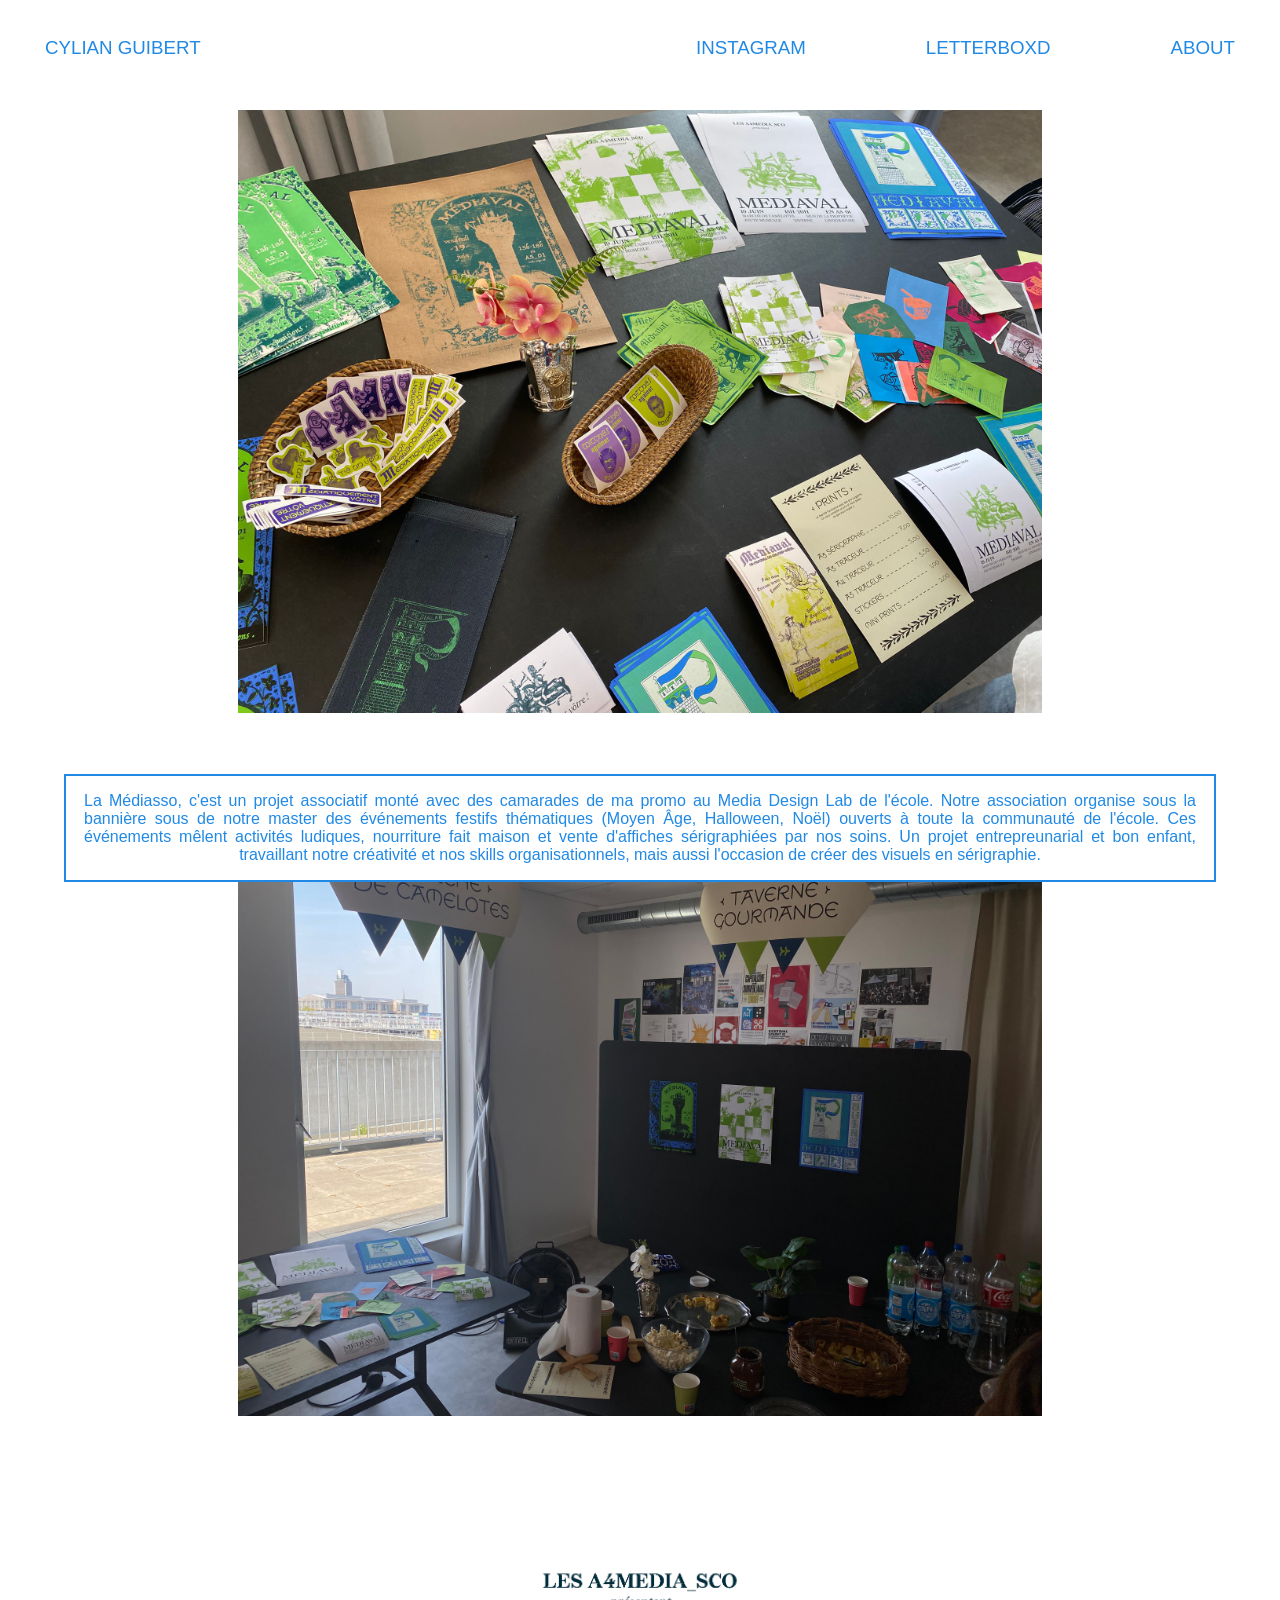
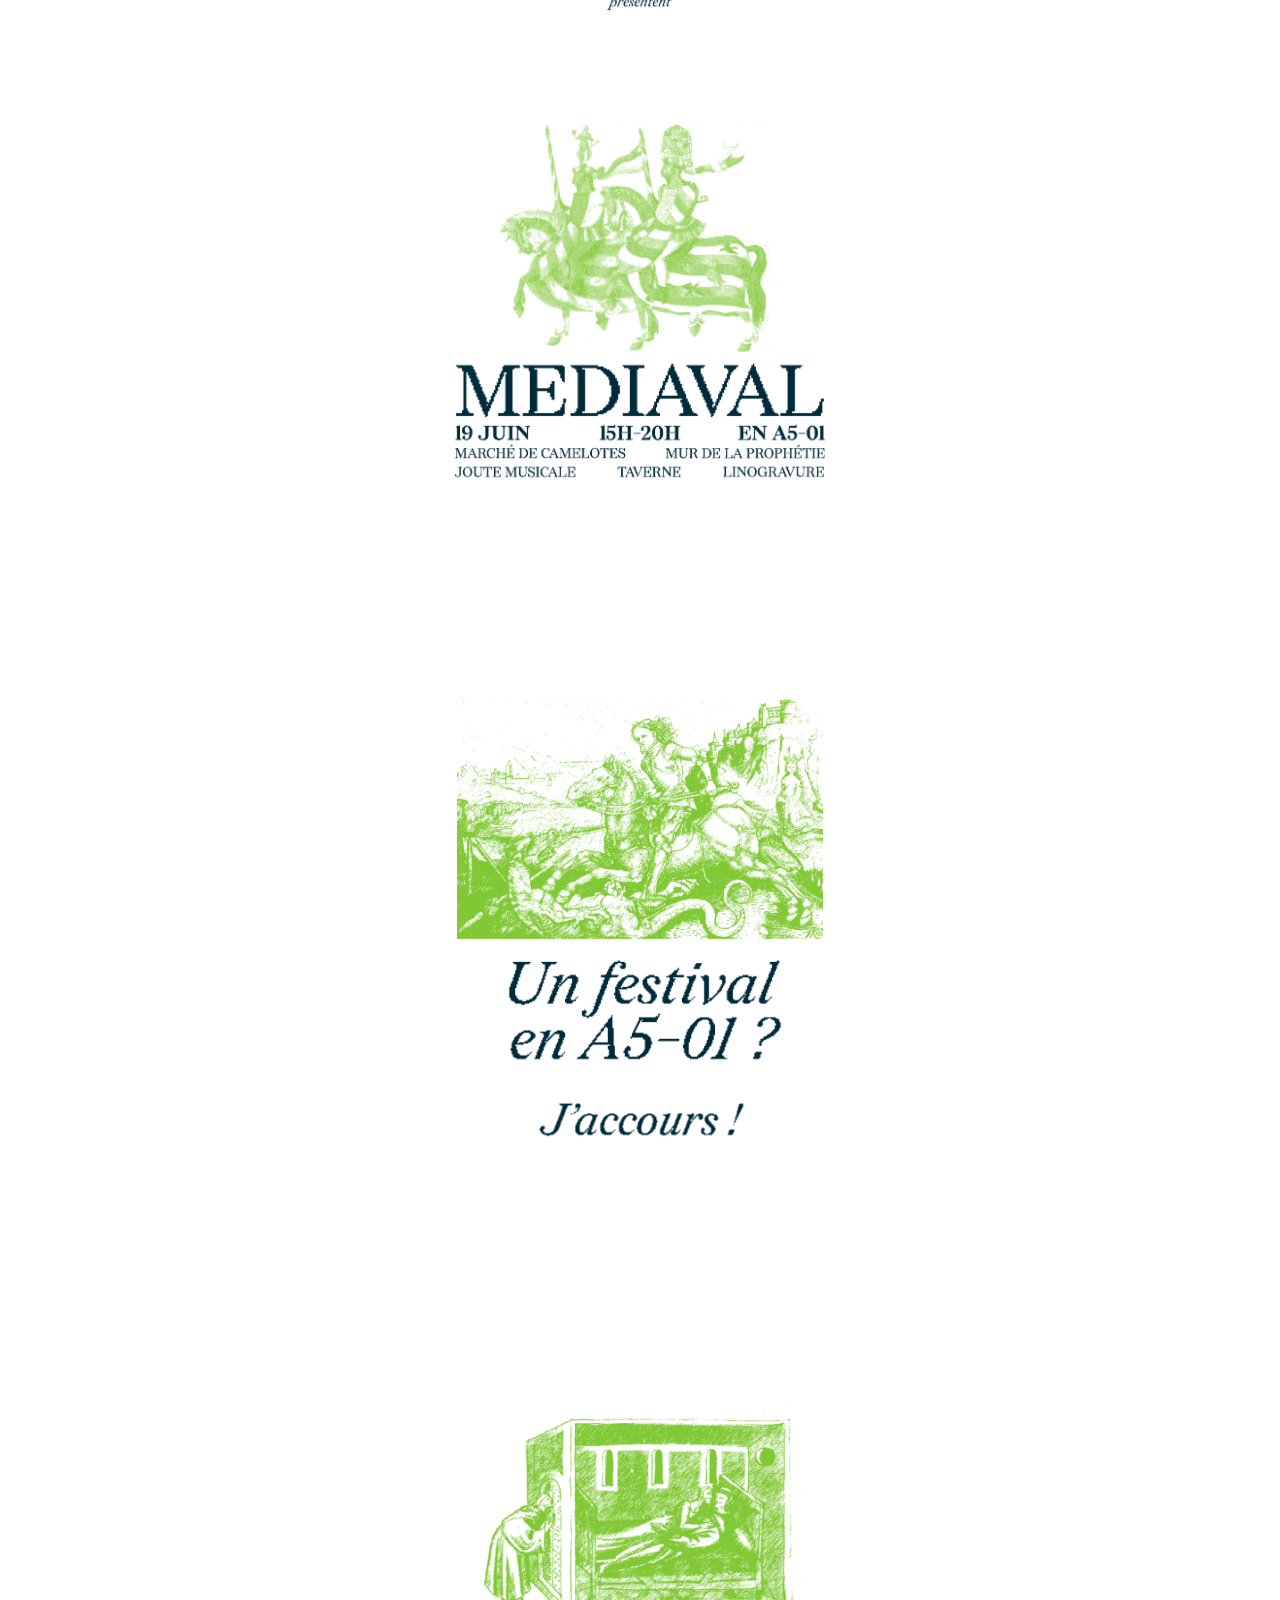
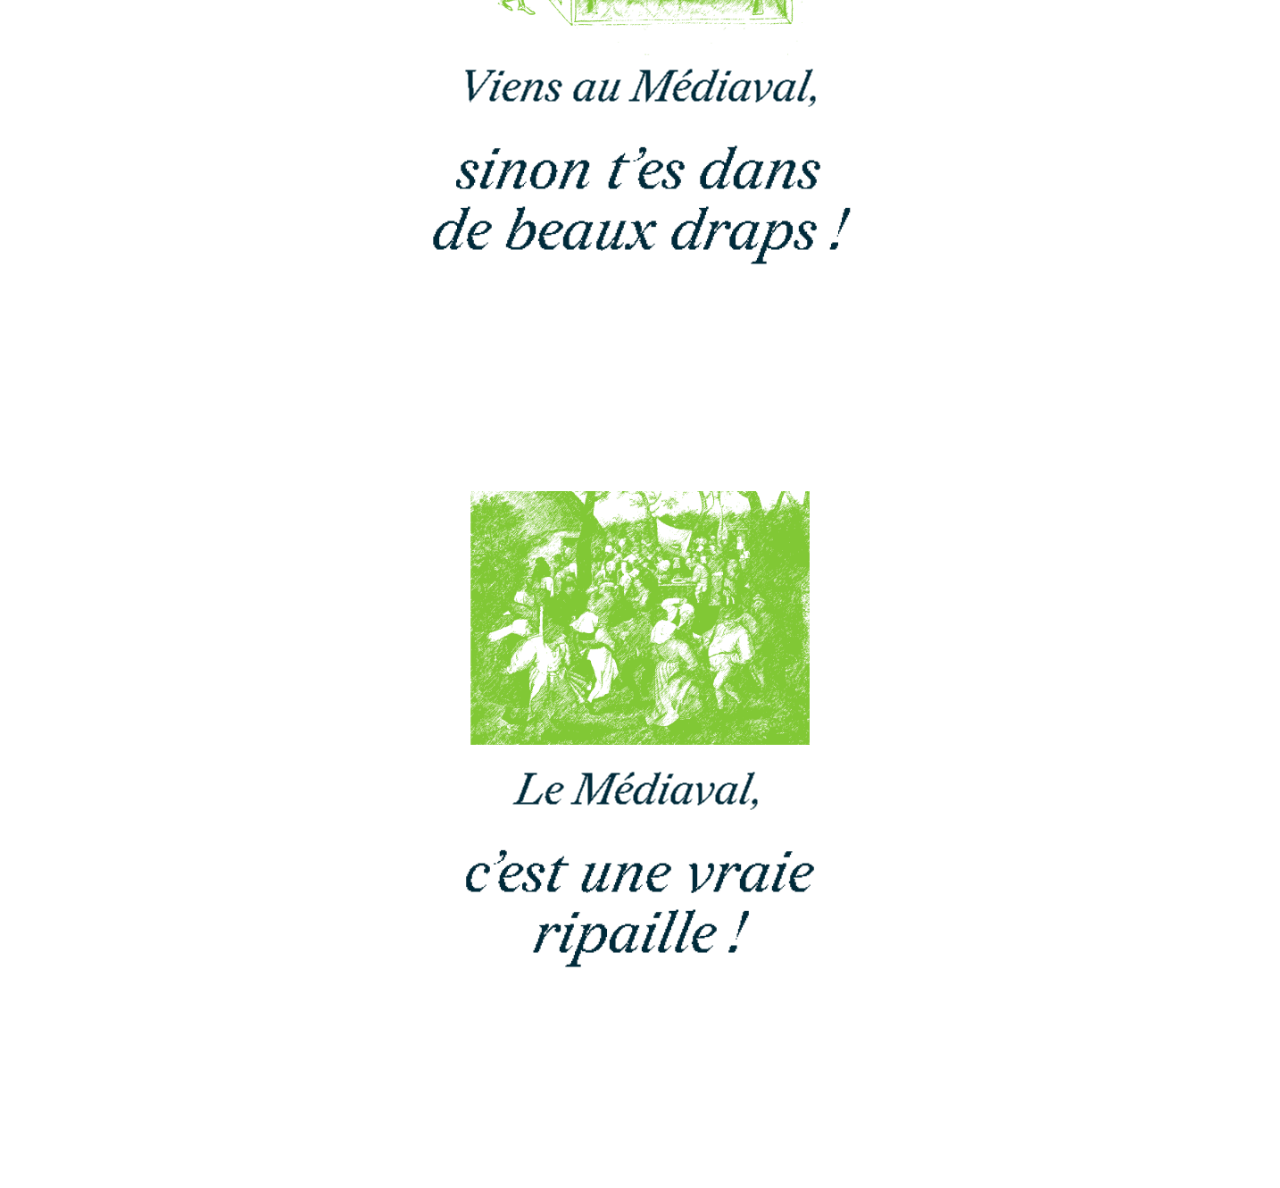
<file: mediasso.html>
<!DOCTYPE html>
<html lang="en">
<head>
    <meta charset="UTF-8">
    <meta name="viewport" content="width=device-width,initial-scale=1.0">
    <title>Cyl - Portfolio</title>
    <meta property="og:type" content="website"/>
    <link rel="icon" type="image/png" href="______"/>
    <link rel="stylesheet" href="style_page.css">
    <meta name="viewport" content="width=device-width, initial-scale=1.0">
</head>


<header>
    <div class="inner">
        <div class="nom">
                <h3><a href="index.html">Cylian Guibert</a></h3>
        </div>
            <nav>
                <li><h3><a href="https://www.instagram.com/cyl_guibert/">Instagram</a></span></h3></li>
                <li><h3><a href="https://letterboxd.com/CylTePlay/">Letterboxd</a></span></h3></li>
                <li><h3><a href="about.html">About</a></span></h3></li>
            </nav>
        </div>
    </header>


<body>
    <!-- <div class="images">  
        <container class="images2">  
            <img loading="lazy" decoding="async" src="noise.jpg" class="_img1" id="_img1" alt="" />
            <img loading="lazy" decoding="async" src="noise2.jpg" class="_img1" id="_img2" alt="" />
            <img loading="lazy" decoding="async" src="noise3.jpg" class="_img1" id="_img3" alt="" />
            <img loading="lazy" decoding="async" src="noise.jpg" class="_img1" id="_img1" alt="" />
            <img loading="lazy" decoding="async" src="noise3.jpg" class="_img1" id="_img3" alt="" />
            <img loading="lazy" decoding="async" src="noise2.jpg" class="_img1" id="_img2" alt="" />
        </div>
    </div> -->
    <div class="images2">  
        <img loading="lazy" decoding="async" src="assets/mediasso/mediasso7.jpg" class="_img1" id="_img3" alt="" />
        <img loading="lazy" decoding="async" src="assets/mediasso/mediasso6.jpg" class="_img1" id="_img3" alt="" />
        <img loading="lazy" decoding="async" src="assets/mediasso/mediasso1.jpg" class="_img1" id="_img3" alt="" />
        <img loading="lazy" decoding="async" src="assets/mediasso/mediasso4.png" class="_img1" id="_img2" alt="" />
        <img loading="lazy" decoding="async" src="assets/mediasso/mediasso2.png" class="_img1" id="_img2" alt="" />
        <img loading="lazy" decoding="async" src="assets/mediasso/mediasso3.png" class="_img1" id="_img3" alt="" />
    </div>


<!-- 
    <div class="infos">
        <div class="lemontagnard_infos"><p>Identité visuelle et site Web fictifs pour le cinéma Le Montagnard, cinéma indépendant associatif de l’agglomération nantaise. Langage visuel minimal évoquant l’obscurité de la salle de cinéma, place laissée aux images, vidéos, sons pour présenter amplement et d’une manière sensible les films programmés et expérience utilisateur engageante et immersive.
            L’ensemble cherche à valoriser les cinémas indépendants et leur programmation riche et diversifiée.
            Crédits typo : Cy (Jürgen Huber) & Metropolis (Chris Simpson)</p>
        </div>    
    </div> -->

    <footer>
        <div class="infos">
        <div class="lemontagnard_infos"><p>La Médiasso, c'est un projet associatif monté avec des camarades de ma promo au Media Design 
            Lab de l'école. Notre association organise sous la bannière sous de notre master des événements festifs thématiques (Moyen 
            Âge, Halloween, Noël) ouverts à toute la communauté de l'école. Ces événements mêlent activités ludiques, nourriture fait
            maison et vente d'affiches sérigraphiées par nos soins. Un projet entrepreunarial et bon enfant, travaillant notre créativité
        et nos skills organisationnels, mais aussi l'occasion de créer des visuels en sérigraphie. </p>
        </div>    
    </div>
    </footer>

</body>


    <!-- <table> 
        <tr> 
            <h2><a href="https://etiennefrancey.ch/en/eclipse-2026/">Contre-Plongée</a></h2>    
        </tr>
        <tr> 
            <h2><a href="https://etiennefrancey.ch/en/eclipse-2026/">Contre-Plongée</a></h2>    
        </tr>
        <tr> 
            <h2><a href="https://etiennefrancey.ch/en/eclipse-2026/">Contre-Plongée</a></h2>    
        </tr>

    </table> -->

    <!-- <div class="inner_projets">
            <h2><a href="https://etiennefrancey.ch/en/eclipse-2026/">Contre-Plongée</a></h2>
            <h2><a href="https://etiennefrancey.ch/en/eclipse-2026/">Le Montagnard</a></h2>
            <h2><a href="https://etiennefrancey.ch/en/eclipse-2026/">Hip Opsession</a></h2>
            <h2><a href="https://etiennefrancey.ch/en/eclipse-2026/">Noise</a></h2>
            <h2><a href="https://etiennefrancey.ch/en/eclipse-2026/">Peeter</a></h2>
            <h2><a href="https://etiennefrancey.ch/en/eclipse-2026/">Through Desert</a></h2> -->
    <!-- </div>
        <div class="homepage_img_container">
															<img loading="lazy" decoding="async" width="860" height="610" src="05032025-Numérisation_20250305 (2).jpg" class="homepage_img" alt="" /></div>
				 -->
    <!-- </div> -->
<!-- img-item[id$="-i"].is-visible{opacity:1;visibility:visible;transition:opacity .25s ease,visibility 0s linear 0s}.img-item[id$="-i"] -->

</body>
</file>
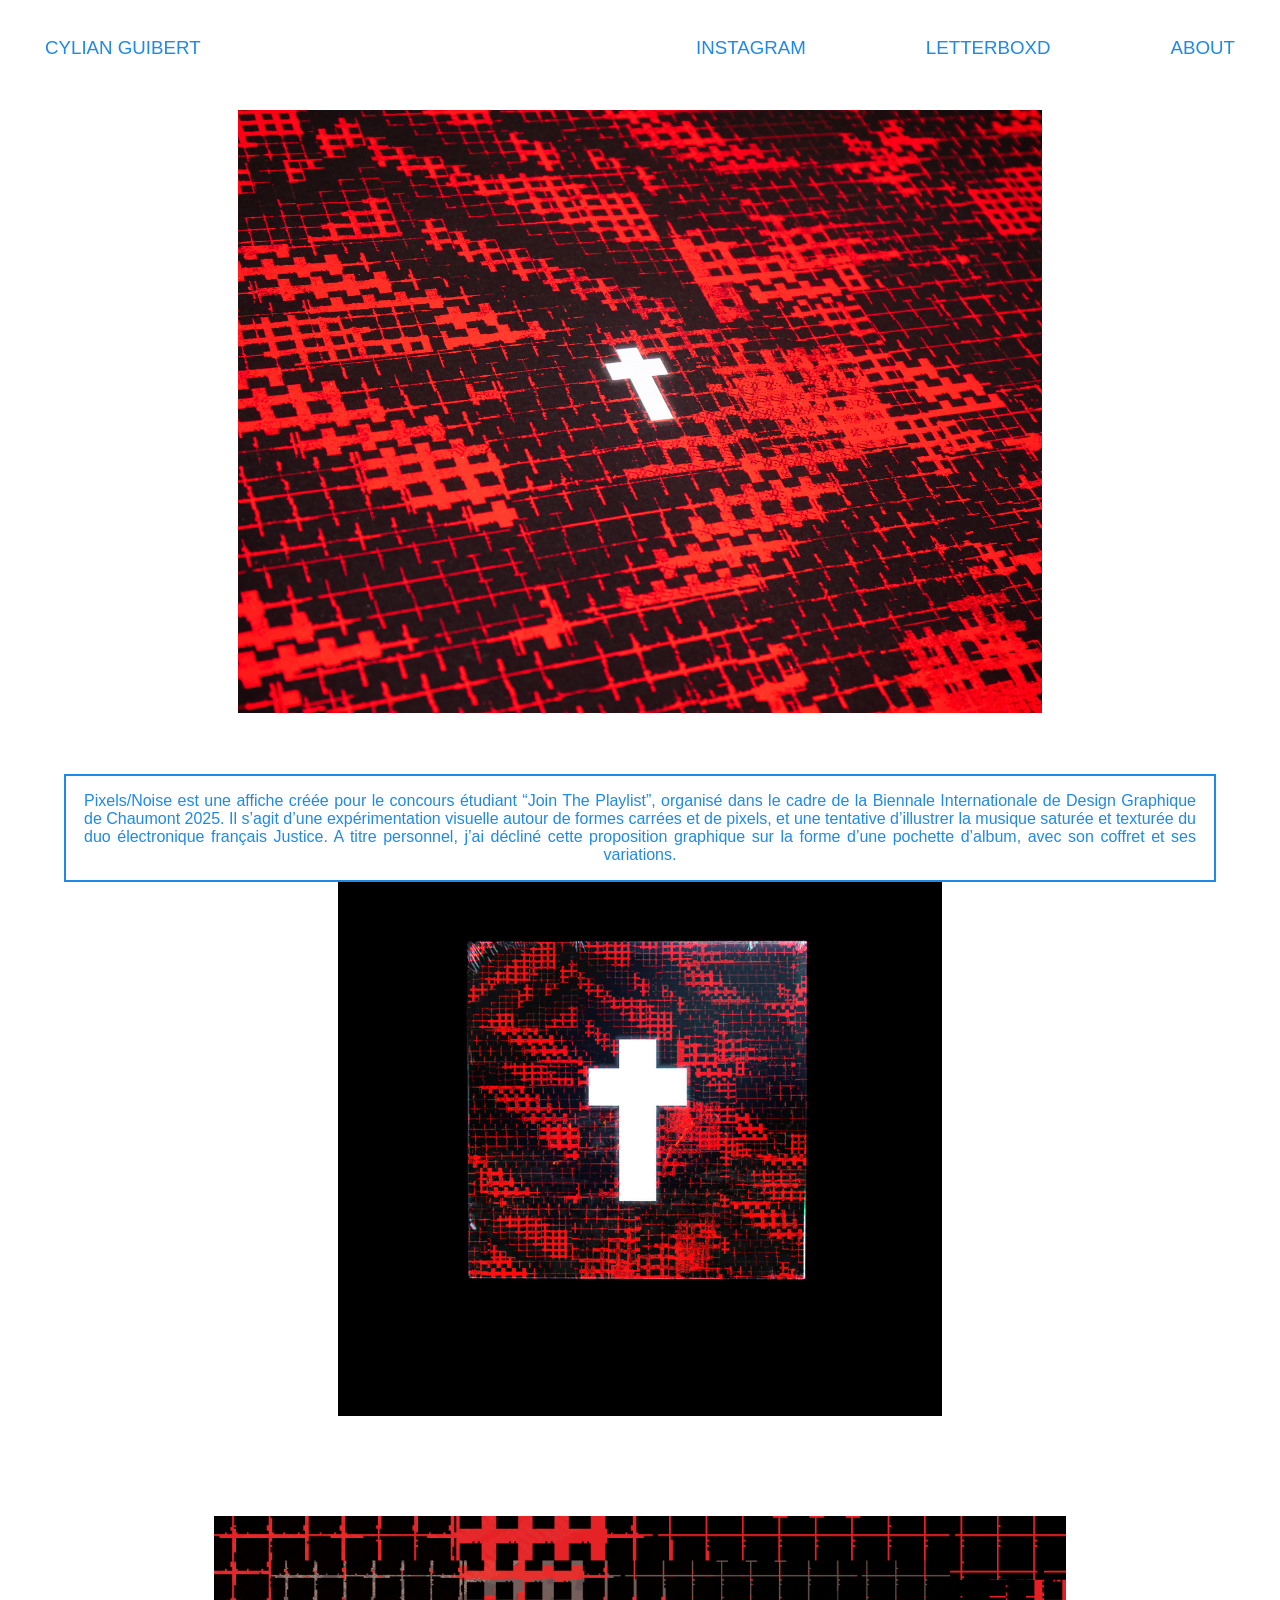
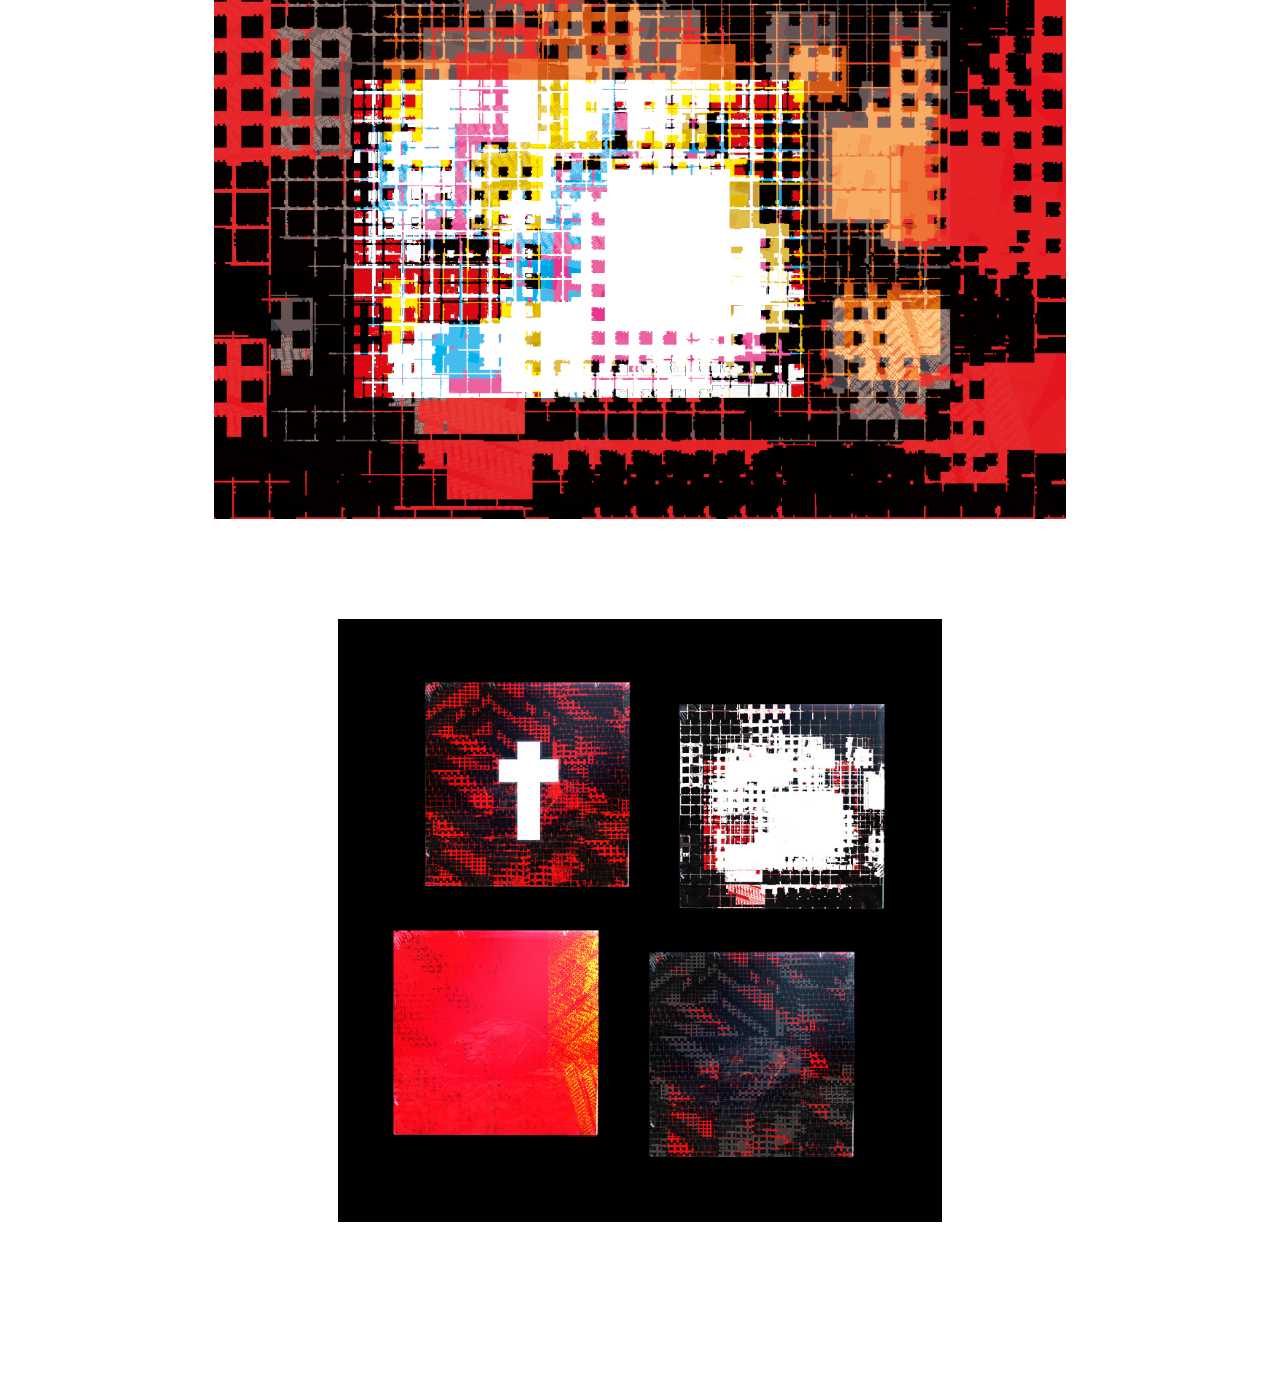
<file: noise.html>
<!DOCTYPE html>
<html lang="en">
<head>
    <meta charset="UTF-8">
    <meta name="viewport" content="width=device-width,initial-scale=1.0">
    <title>Cyl - Portfolio</title>
    <meta property="og:type" content="website"/>
    <link rel="icon" type="image/png" href="______"/>
    <link rel="stylesheet" href="style_page.css">
    <meta name="viewport" content="width=device-width, initial-scale=1.0">
</head>


<header>
    <div class="inner">
        <div class="nom">
                <h3><a href="index.html">Cylian Guibert</a></h3>
        </div>
            <nav>
                <li><h3><a href="https://www.instagram.com/cyl_guibert/">Instagram</a></span></h3></li>
                <li><h3><a href="https://letterboxd.com/CylTePlay/">Letterboxd</a></span></h3></li>
                <li><h3><a href="about.html">About</a></span></h3></li>
            </nav>
        </div>
    </header>


<body>
    <!-- <div class="images">  
        <container class="images2">  
            <img loading="lazy" decoding="async" src="noise.jpg" class="_img1" id="_img1" alt="" />
            <img loading="lazy" decoding="async" src="noise2.jpg" class="_img1" id="_img2" alt="" />
            <img loading="lazy" decoding="async" src="noise3.jpg" class="_img1" id="_img3" alt="" />
            <img loading="lazy" decoding="async" src="noise.jpg" class="_img1" id="_img1" alt="" />
            <img loading="lazy" decoding="async" src="noise3.jpg" class="_img1" id="_img3" alt="" />
            <img loading="lazy" decoding="async" src="noise2.jpg" class="_img1" id="_img2" alt="" />
        </div>
    </div> -->
    <div class="images2">  
        <img loading="lazy" decoding="async" src="assets/noise/noise2.jpg" class="_img1" id="_img2" alt="" />
        <img loading="lazy" decoding="async" src="assets/noise/noise1.jpg" class="_img1" id="_img1" alt="" />
        <img loading="lazy" decoding="async" src="assets/noise/noise4.png" class="_img1" id="_img1" alt="" />
        <img loading="lazy" decoding="async" src="assets/noise/noise3.jpg" class="_img1" id="_img3" alt="" />
    </div>


<!-- 
    <div class="infos">
        <div class="lemontagnard_infos"><p>Identité visuelle et site Web fictifs pour le cinéma Le Montagnard, cinéma indépendant associatif de l’agglomération nantaise. Langage visuel minimal évoquant l’obscurité de la salle de cinéma, place laissée aux images, vidéos, sons pour présenter amplement et d’une manière sensible les films programmés et expérience utilisateur engageante et immersive.
            L’ensemble cherche à valoriser les cinémas indépendants et leur programmation riche et diversifiée.
            Crédits typo : Cy (Jürgen Huber) & Metropolis (Chris Simpson)</p>
        </div>    
    </div> -->

    <footer>
        <div class="infos">
        <div class="lemontagnard_infos"><p>Pixels/Noise est une affiche créée pour le concours étudiant “Join The Playlist”, organisé 
            dans le cadre de la Biennale Internationale de Design Graphique de Chaumont 2025. Il s’agit d’une expérimentation visuelle 
            autour de formes carrées et de pixels, et une tentative d’illustrer la musique saturée et texturée du duo électronique 
            français Justice. A titre personnel, j’ai décliné cette proposition graphique sur la forme d’une pochette d’album, 
            avec son coffret et ses variations.</p>
        </div>    
    </div>
    </footer>

</body>


    <!-- <table> 
        <tr> 
            <h2><a href="https://etiennefrancey.ch/en/eclipse-2026/">Contre-Plongée</a></h2>    
        </tr>
        <tr> 
            <h2><a href="https://etiennefrancey.ch/en/eclipse-2026/">Contre-Plongée</a></h2>    
        </tr>
        <tr> 
            <h2><a href="https://etiennefrancey.ch/en/eclipse-2026/">Contre-Plongée</a></h2>    
        </tr>

    </table> -->

    <!-- <div class="inner_projets">
            <h2><a href="https://etiennefrancey.ch/en/eclipse-2026/">Contre-Plongée</a></h2>
            <h2><a href="https://etiennefrancey.ch/en/eclipse-2026/">Le Montagnard</a></h2>
            <h2><a href="https://etiennefrancey.ch/en/eclipse-2026/">Hip Opsession</a></h2>
            <h2><a href="https://etiennefrancey.ch/en/eclipse-2026/">Noise</a></h2>
            <h2><a href="https://etiennefrancey.ch/en/eclipse-2026/">Peeter</a></h2>
            <h2><a href="https://etiennefrancey.ch/en/eclipse-2026/">Through Desert</a></h2> -->
    <!-- </div>
        <div class="homepage_img_container">
															<img loading="lazy" decoding="async" width="860" height="610" src="05032025-Numérisation_20250305 (2).jpg" class="homepage_img" alt="" /></div>
				 -->
    <!-- </div> -->
<!-- img-item[id$="-i"].is-visible{opacity:1;visibility:visible;transition:opacity .25s ease,visibility 0s linear 0s}.img-item[id$="-i"] -->

</body>
</file>
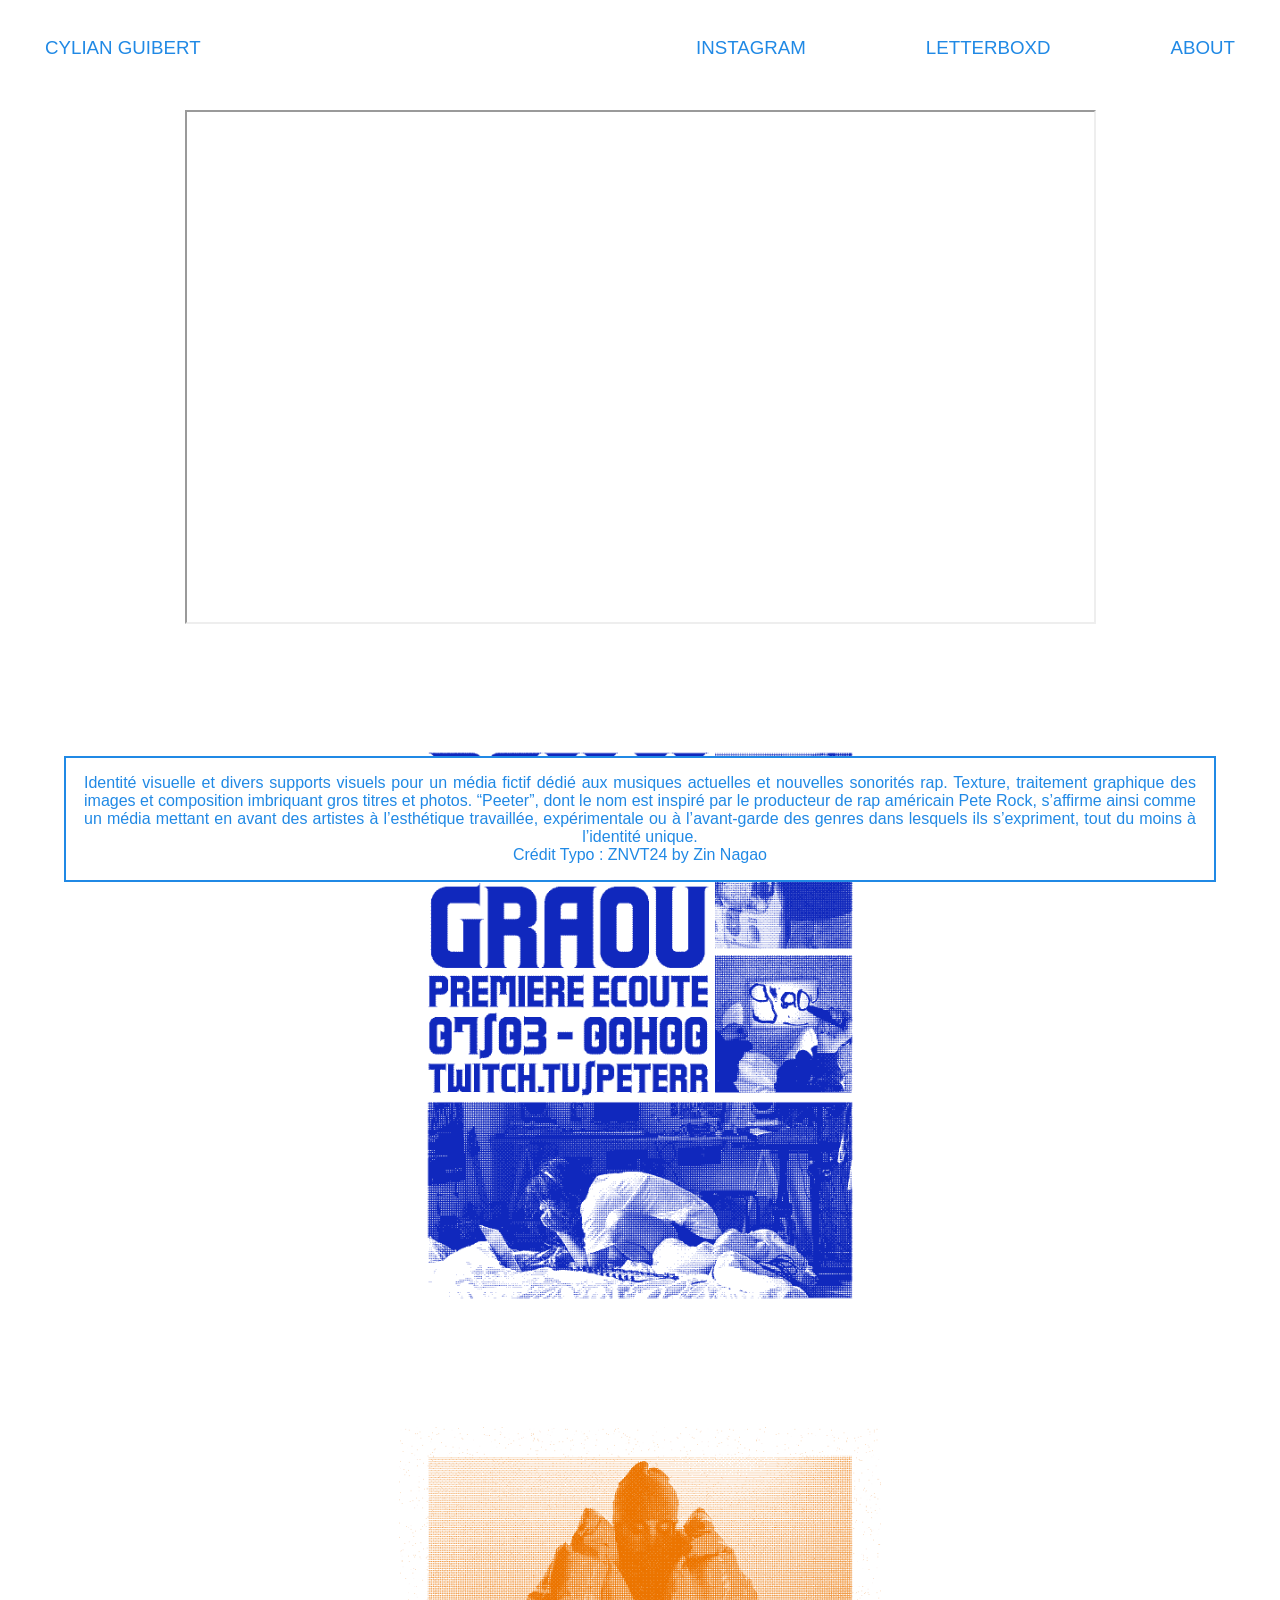
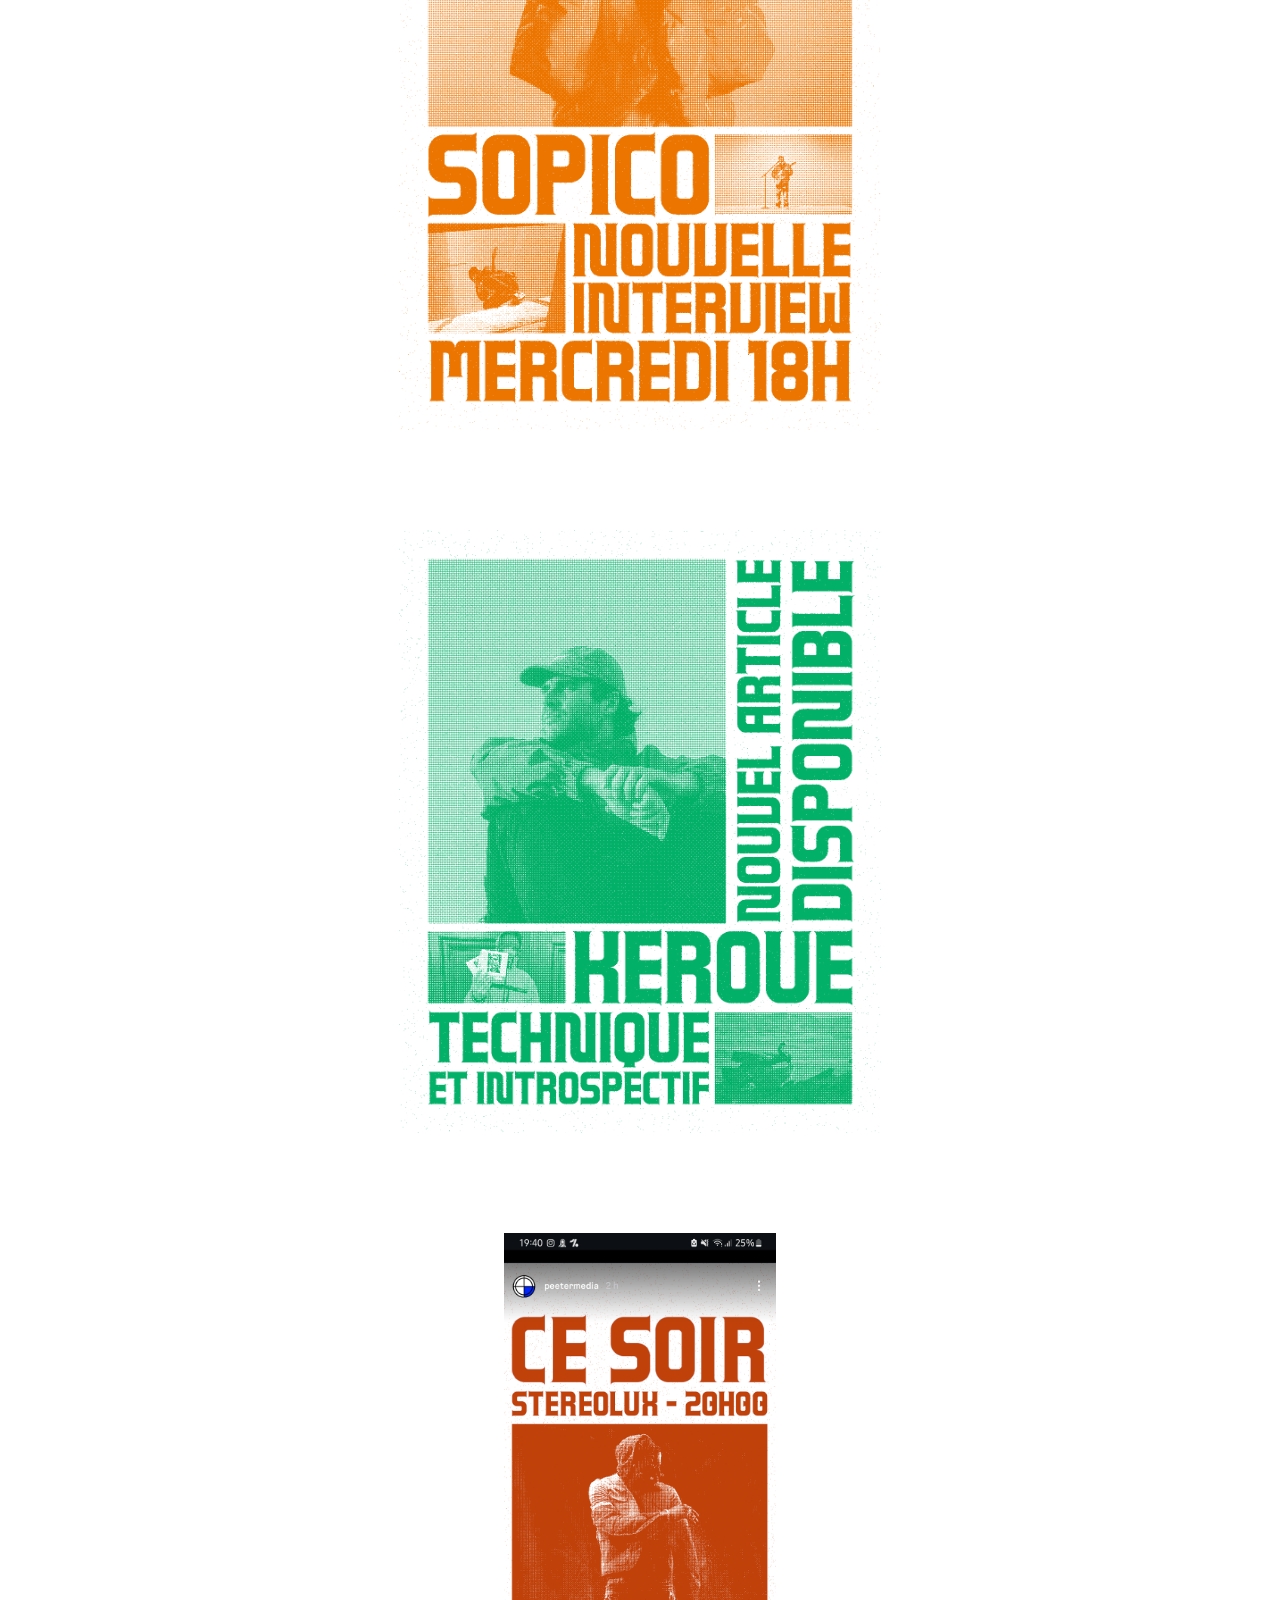
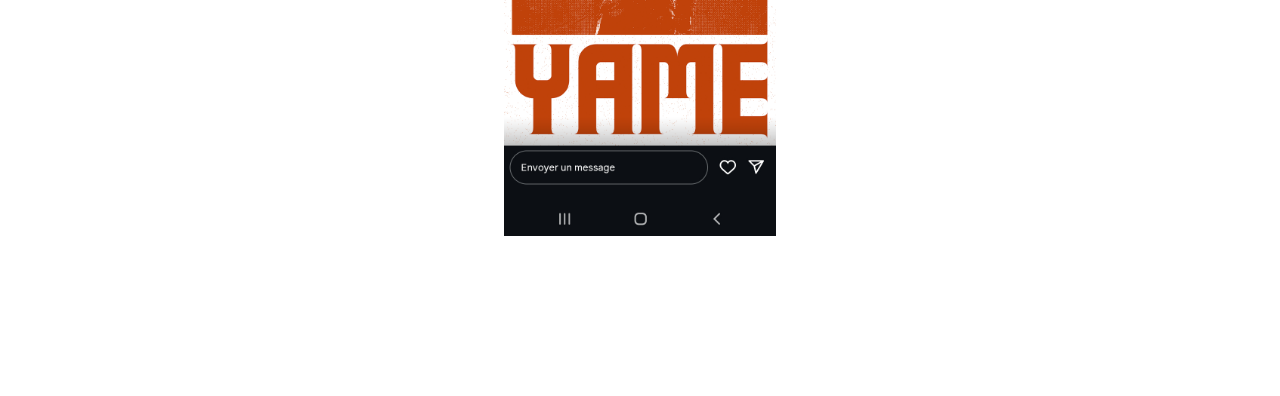
<file: peeter.html>
<!DOCTYPE html>
<html lang="en">
<head>
    <meta charset="UTF-8">
    <meta name="viewport" content="width=device-width,initial-scale=1.0">
    <title>Cyl - Portfolio</title>
    <meta property="og:type" content="website"/>
    <link rel="icon" type="image/png" href="______"/>
    <link rel="stylesheet" href="style_page.css">
    <meta name="viewport" content="width=device-width, initial-scale=1.0">
</head>


<header>
    <div class="inner">
        <div class="nom">
                <h3><a href="index.html">Cylian Guibert</a></h3>
        </div>
            <nav>
                <li><h3><a href="https://www.instagram.com/cyl_guibert/">Instagram</a></span></h3></li>
                <li><h3><a href="https://letterboxd.com/CylTePlay/">Letterboxd</a></span></h3></li>
                <li><h3><a href="about.html">About</a></span></h3></li>
            </nav>
        </div>
    </header>


<body>
    <div class="images2">  
        <iframe loading="lazy" decoding="async" width="907" height ="510" class="_img1" id="_img3" alt="" src="https://www.youtube.com/embed/gFXCwB5W4MM"></iframe>
        <img loading="lazy" decoding="async" src="assets/peeter/peeter2.png" class="_img1" id="_img1" alt="" />
        <img loading="lazy" decoding="async" src="assets/peeter/peeter3.png" class="_img1" id="_img1" alt="" />
        <img loading="lazy" decoding="async" src="assets/peeter/peeter4.png" class="_img1" id="_img1" alt="" />
        <img loading="lazy" decoding="async" src="assets/peeter/peeter5.png" class="_img1" id="_img1" alt="" />
    </div>

    <footer>
        <div class="infos">
        <div class="lemontagnard_infos"><p>Identité visuelle et divers supports visuels pour un média fictif dédié aux musiques 
            actuelles et nouvelles sonorités rap. Texture, traitement graphique des images et composition imbriquant gros titres 
            et photos. “Peeter”, dont le nom est inspiré par le producteur de rap américain Pete Rock, s’affirme ainsi comme 
            un média mettant en avant des artistes à l’esthétique travaillée, expérimentale ou à l’avant-garde des genres dans 
            lesquels ils s’expriment, tout du moins à l’identité unique. 
            <br> Crédit Typo : ZNVT24 by Zin Nagao</p>
        </div>    
    </div>
    </footer>

</body>
</file>
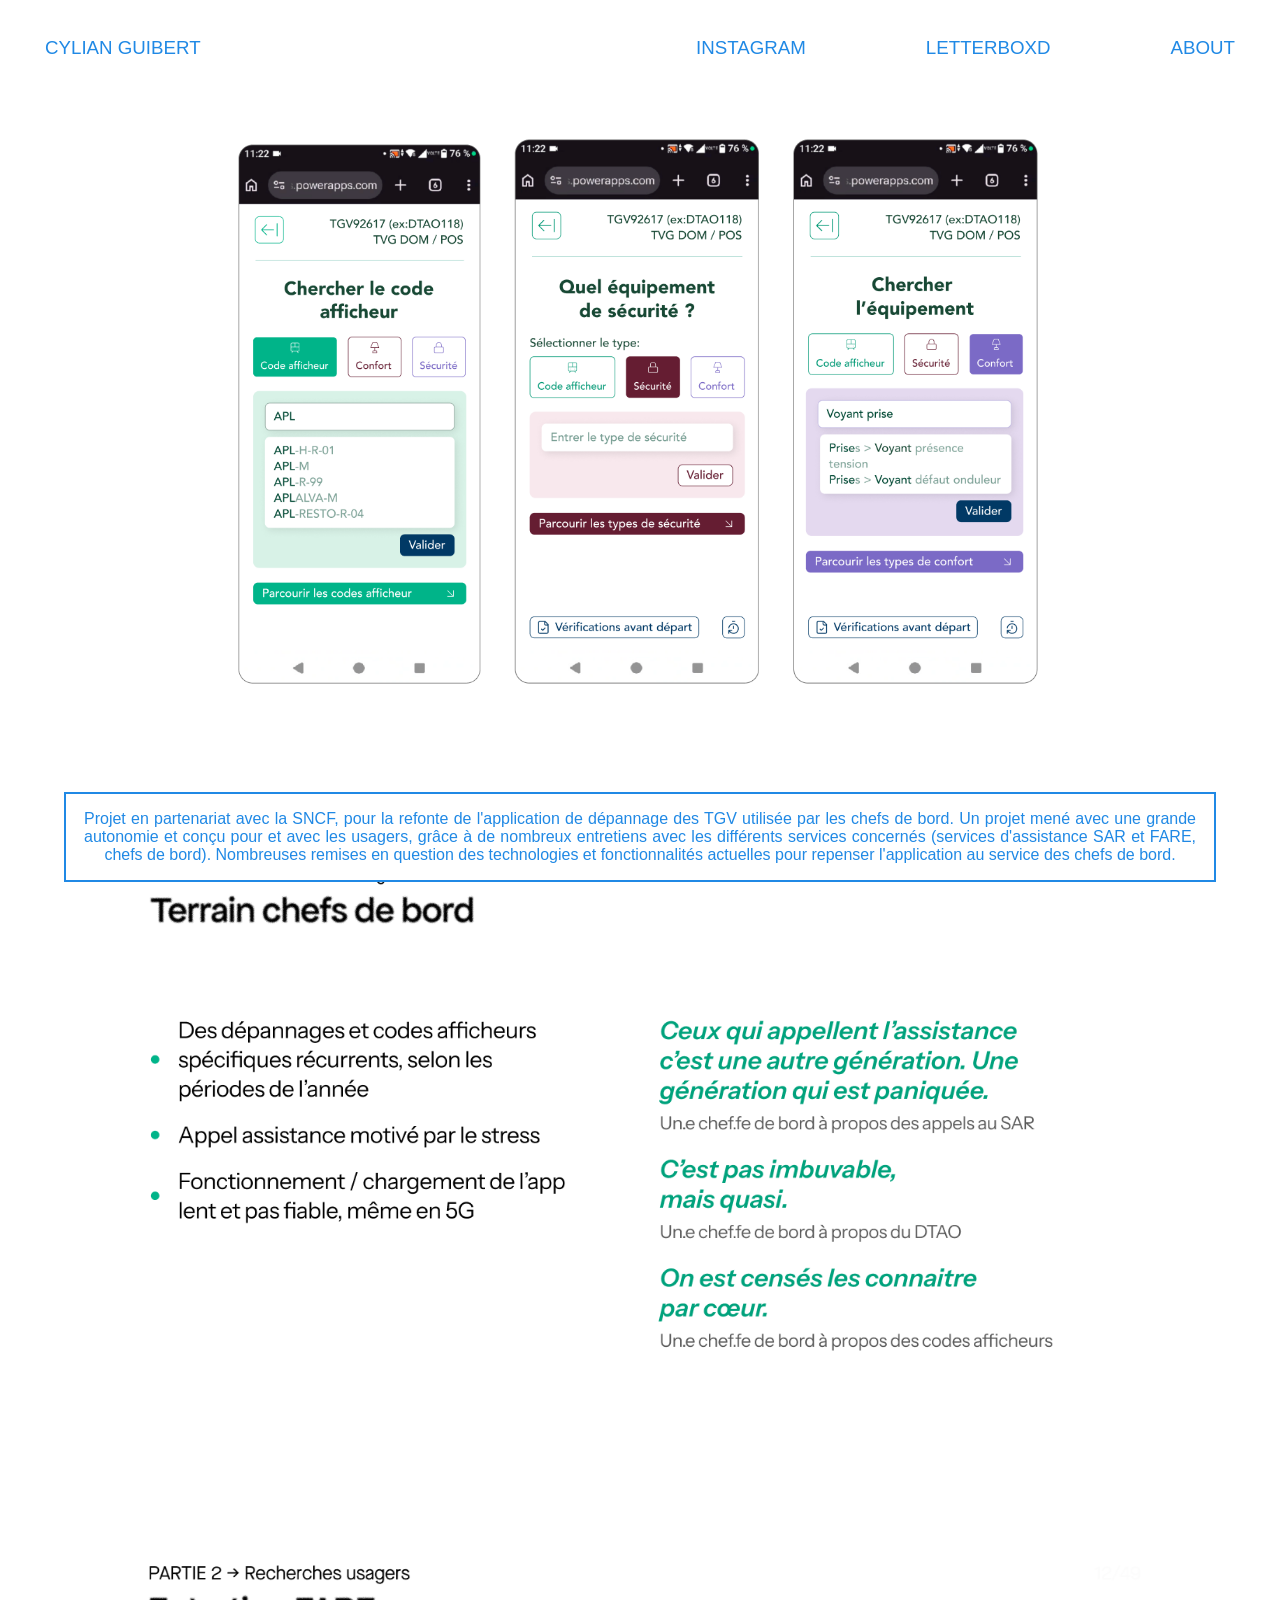
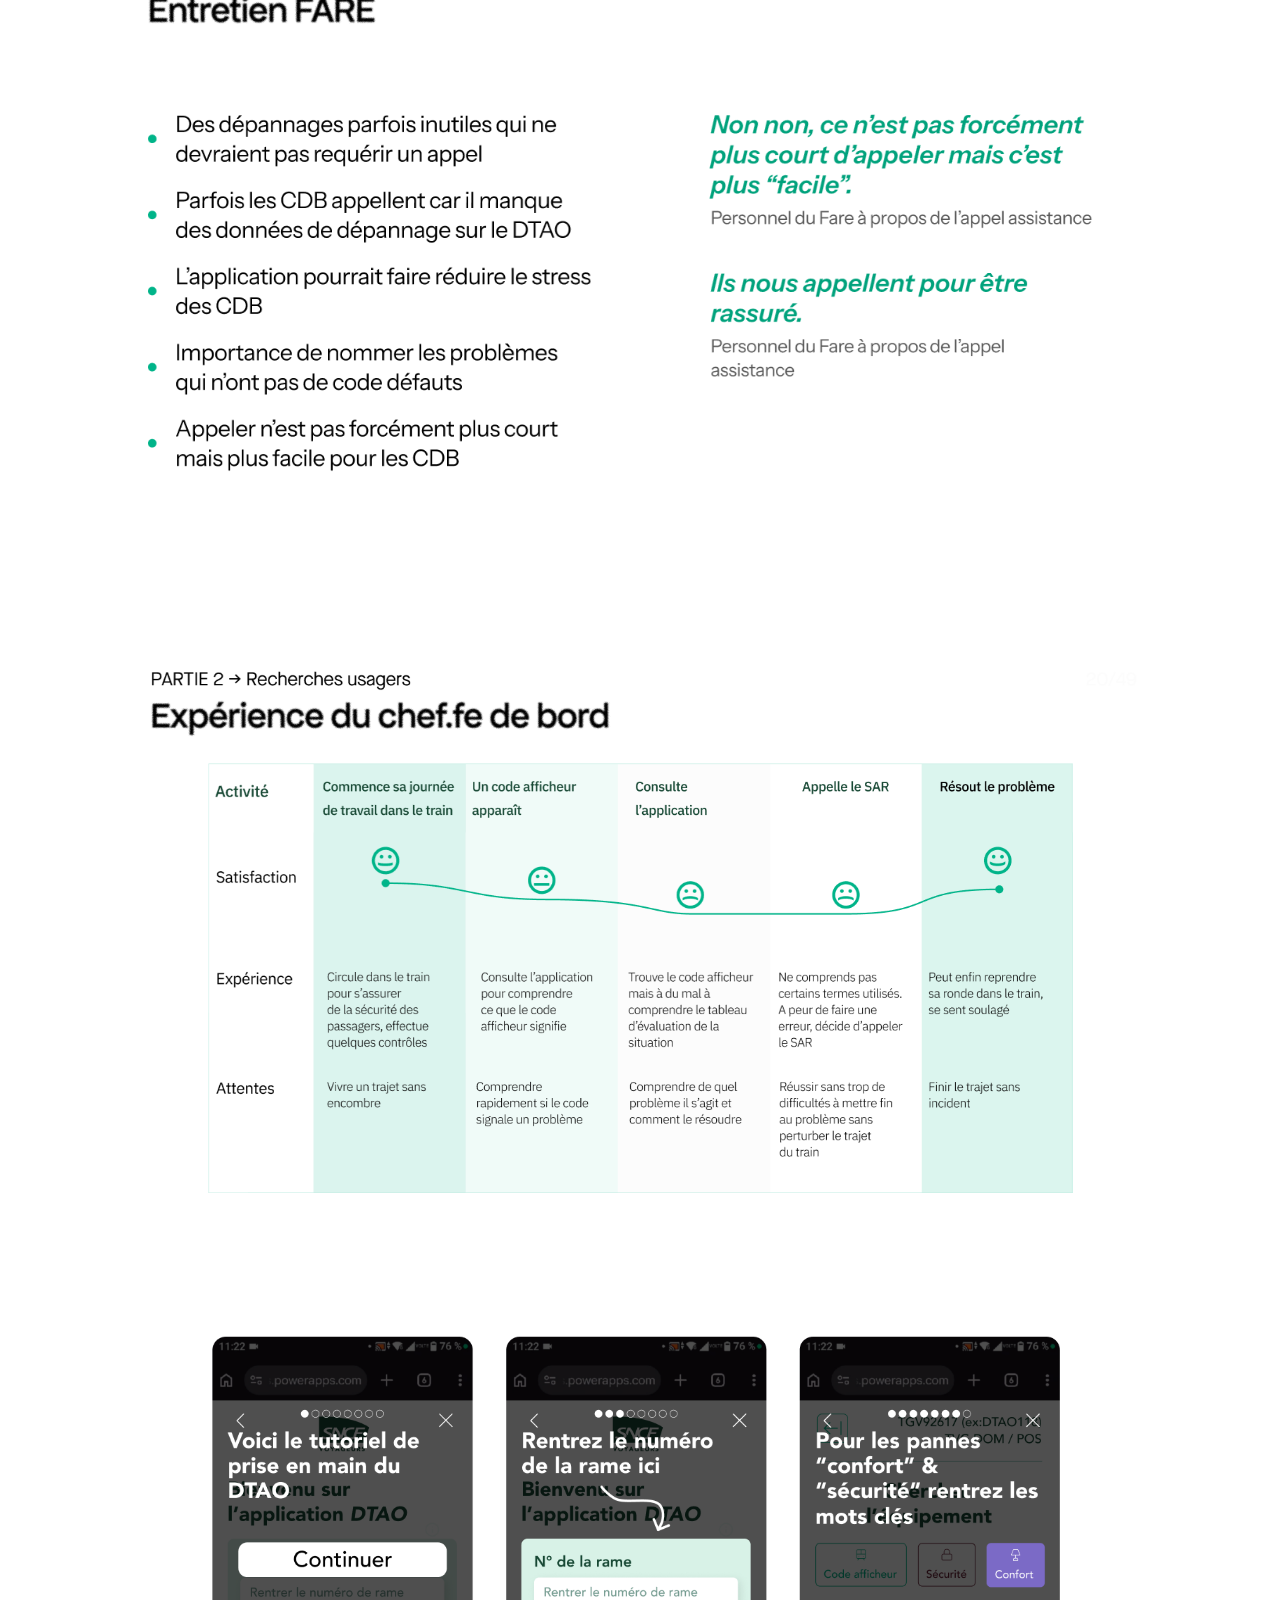
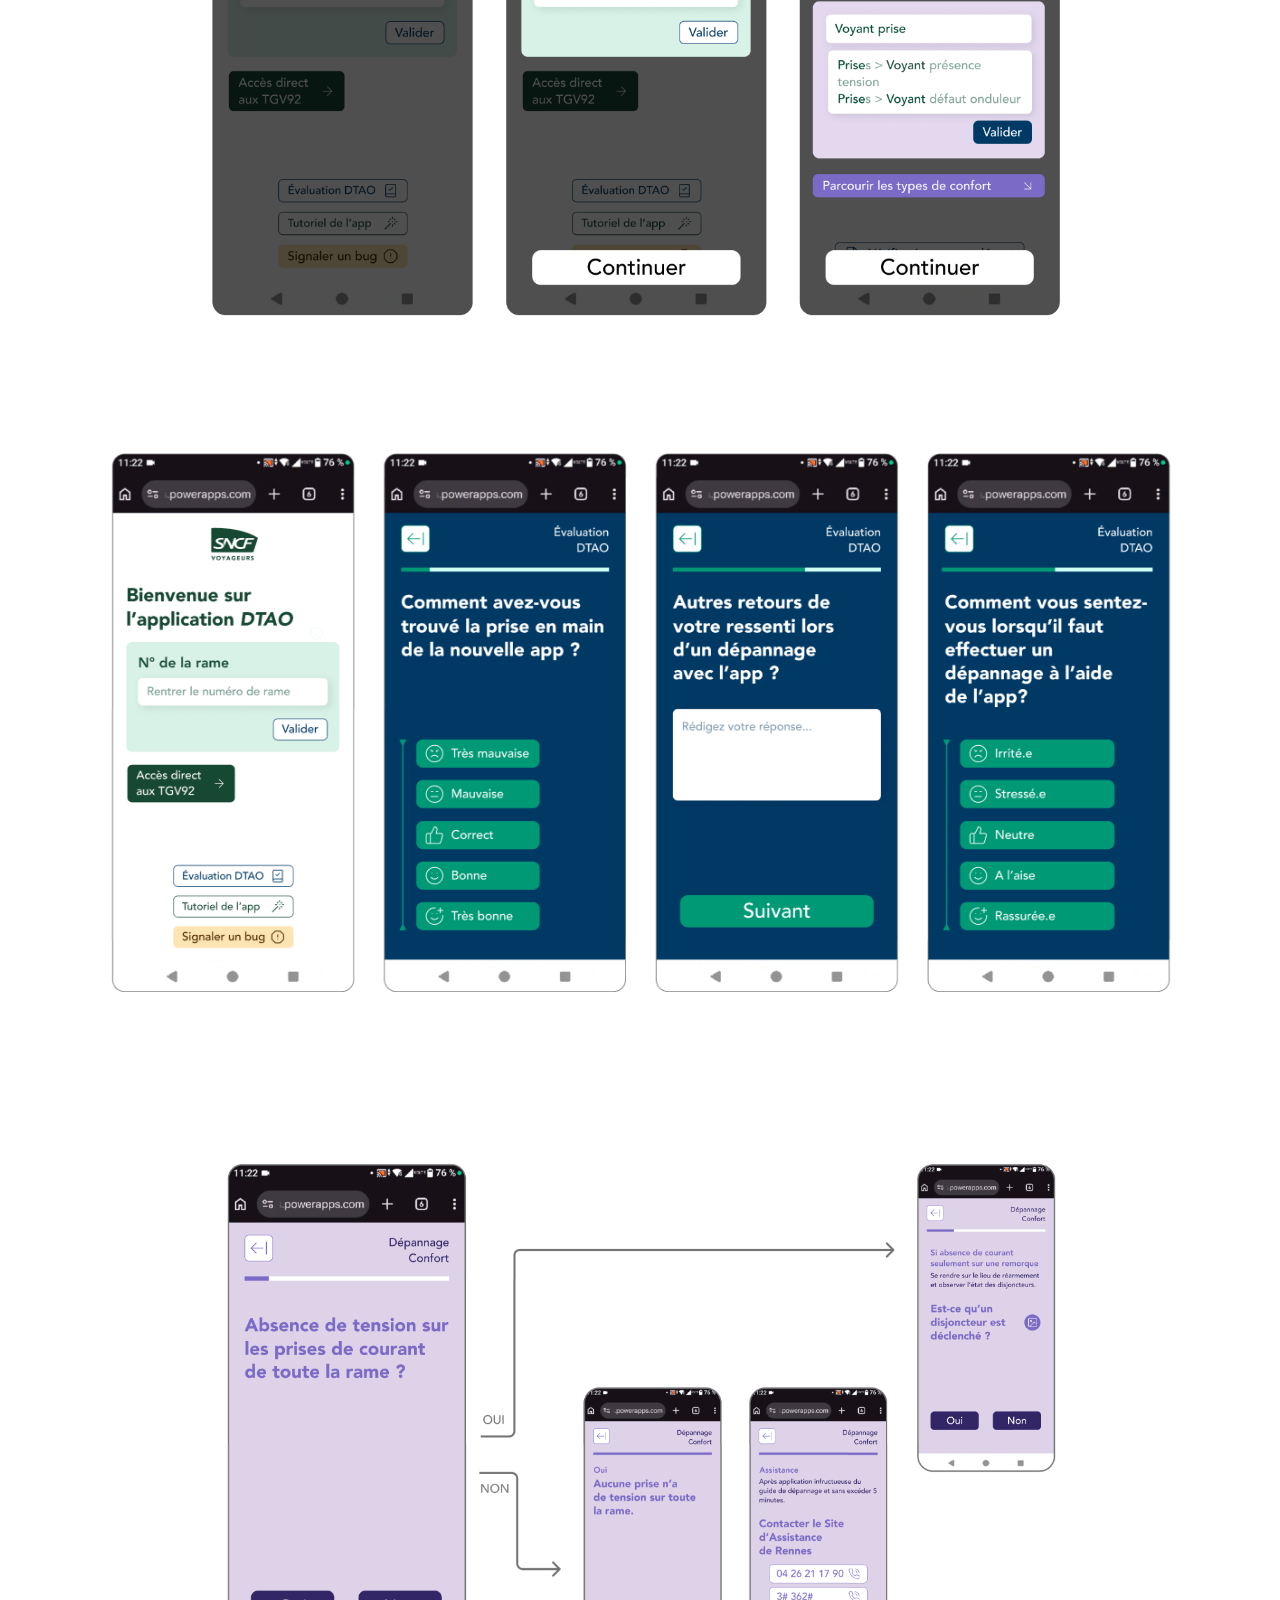
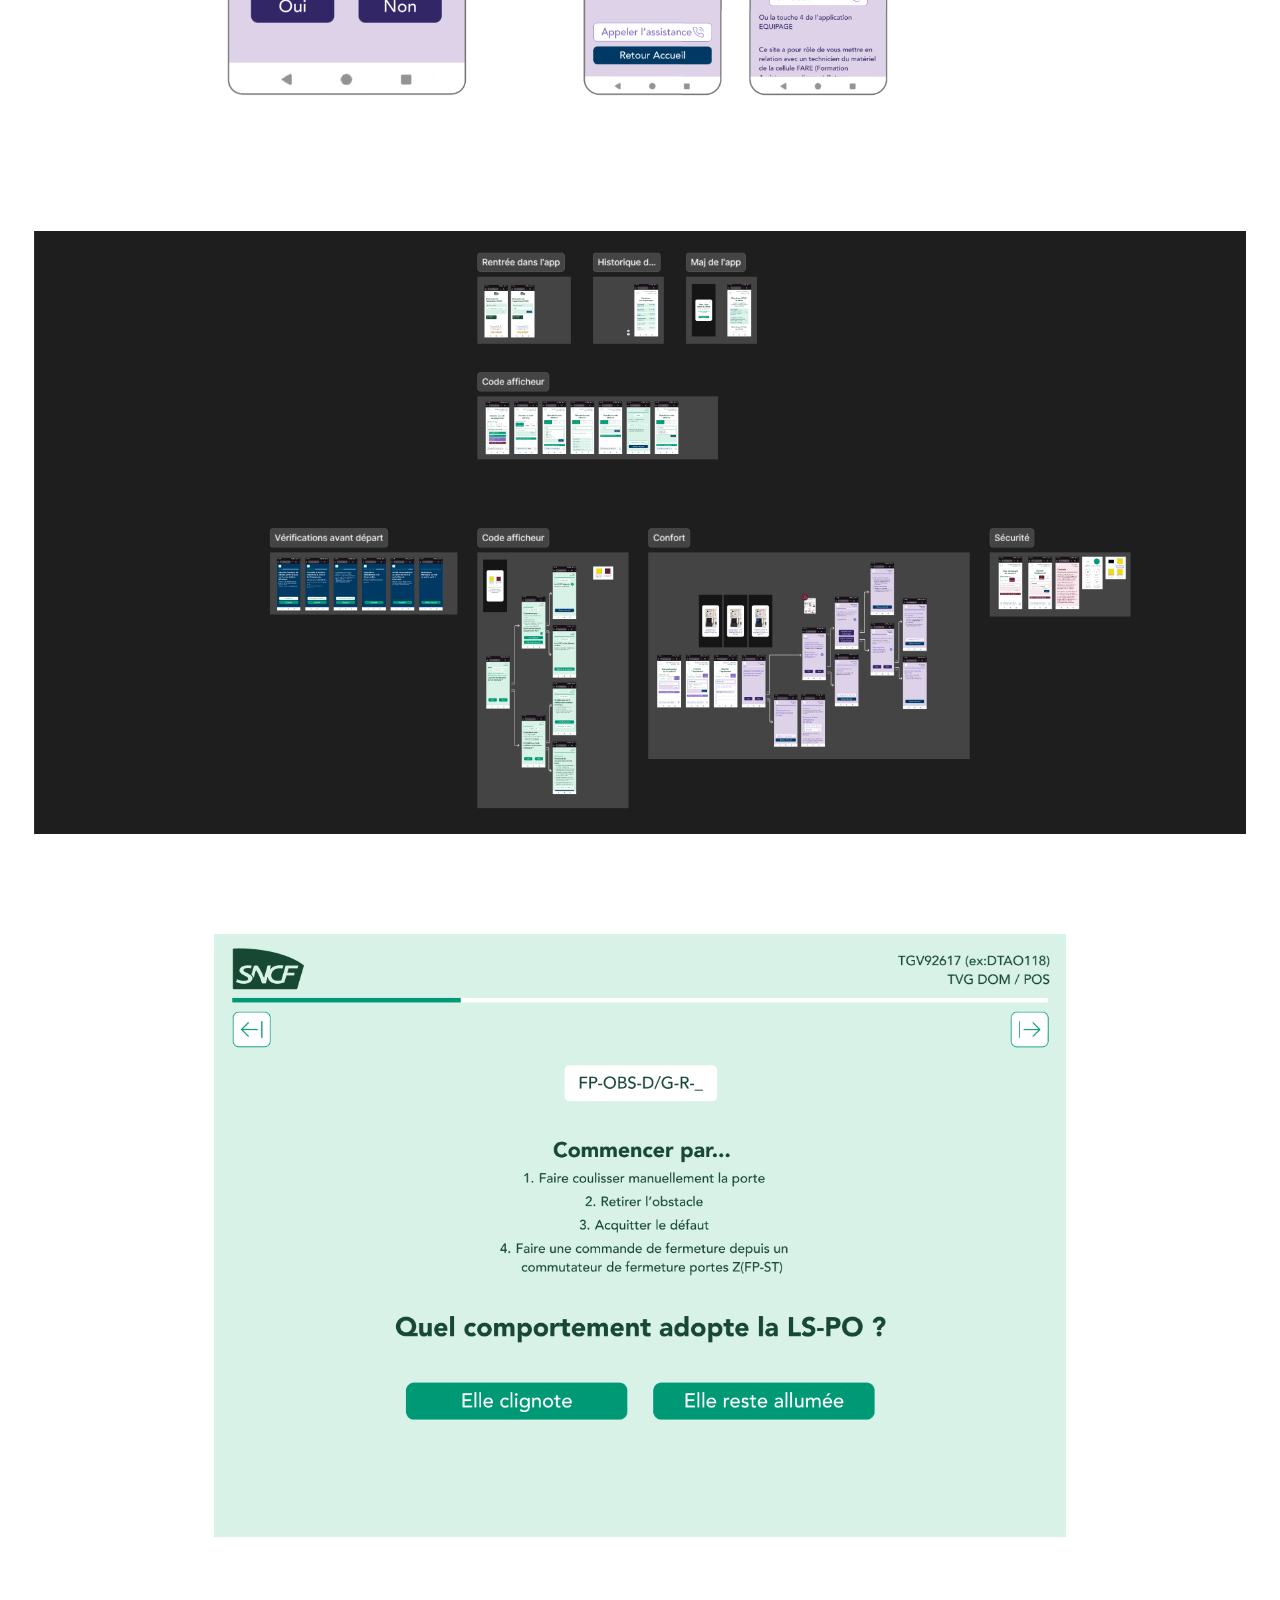
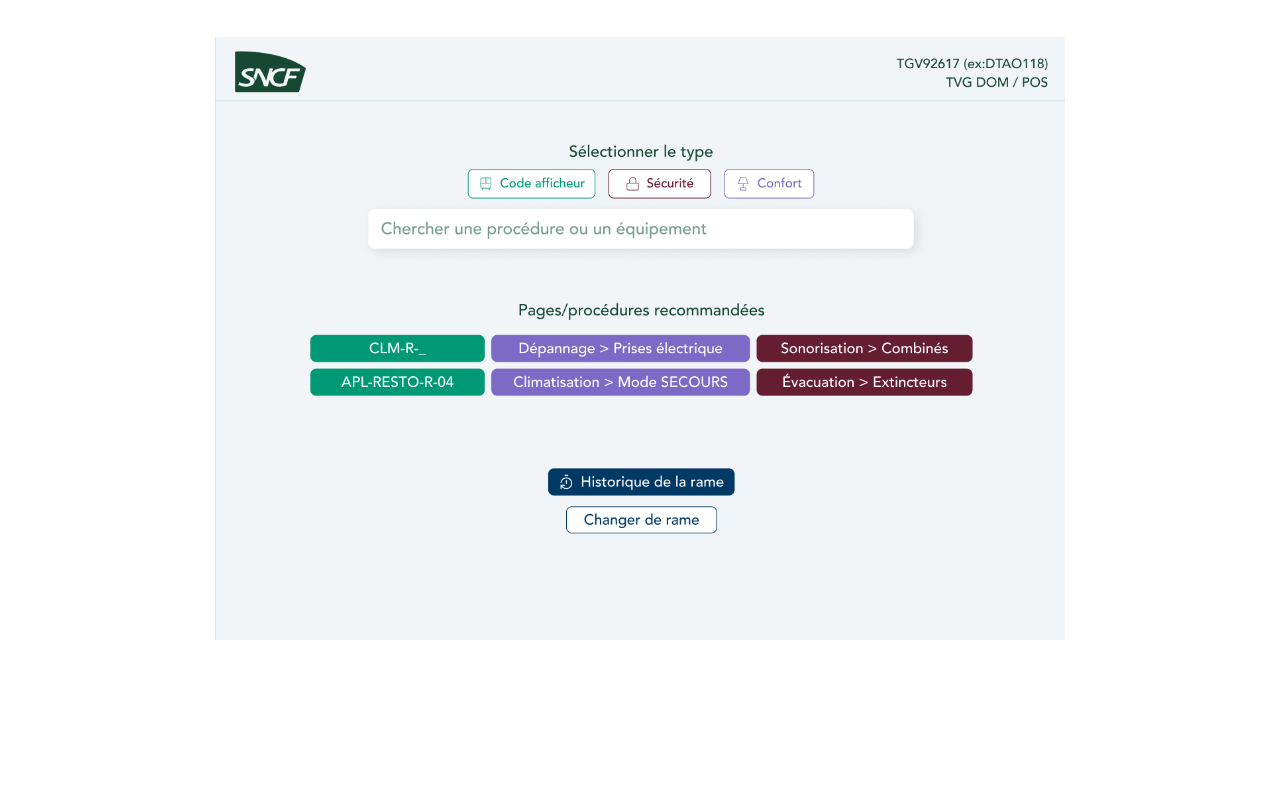
<file: sncf.html>
<!DOCTYPE html>
<html lang="en">
<head>
    <meta charset="UTF-8">
    <meta name="viewport" content="width=device-width,initial-scale=1.0">
    <title>Cyl - Portfolio</title>
    <meta property="og:type" content="website"/>
    <link rel="icon" type="image/png" href="______"/>
    <link rel="stylesheet" href="style_page.css">
    <meta name="viewport" content="width=device-width, initial-scale=1.0">
</head>


<header>
    <div class="inner">
        <div class="nom">
                <h3><a href="index.html">Cylian Guibert</a></h3>
        </div>
            <nav>
                <li><h3><a href="https://www.instagram.com/cyl_guibert/">Instagram</a></span></h3></li>
                <li><h3><a href="https://letterboxd.com/CylTePlay/">Letterboxd</a></span></h3></li>
                <li><h3><a href="about.html">About</a></span></h3></li>
            </nav>
        </div>
    </header>


<body>
    <!-- <div class="images">  
        <container class="images2">  
            <img loading="lazy" decoding="async" src="noise.jpg" class="_img1" id="_img1" alt="" />
            <img loading="lazy" decoding="async" src="noise2.jpg" class="_img1" id="_img2" alt="" />
            <img loading="lazy" decoding="async" src="noise3.jpg" class="_img1" id="_img3" alt="" />
            <img loading="lazy" decoding="async" src="noise.jpg" class="_img1" id="_img1" alt="" />
            <img loading="lazy" decoding="async" src="noise3.jpg" class="_img1" id="_img3" alt="" />
            <img loading="lazy" decoding="async" src="noise2.jpg" class="_img1" id="_img2" alt="" />
        </div>
    </div> -->
    <div class="images2">  
        <img loading="lazy" decoding="async" src="assets/sncf/sncf1.png" class="_img1" id="_img1" alt="" />
        <img loading="lazy" decoding="async" src="assets/sncf/sncf2.png" class="_img1" id="_img1" alt="" />
        <img loading="lazy" decoding="async" src="assets/sncf/sncf3.png" class="_img1" id="_img1" alt="" />
        <img loading="lazy" decoding="async" src="assets/sncf/sncf4.png" class="_img1" id="_img1" alt="" />
        <img loading="lazy" decoding="async" src="assets/sncf/sncf5.png" class="_img1" id="_img1" alt="" />
        <img loading="lazy" decoding="async" src="assets/sncf/sncf6.png" class="_img1" id="_img1" alt="" />
        <img loading="lazy" decoding="async" src="assets/sncf/sncf7.png" class="_img1" id="_img1" alt="" />
        <img loading="lazy" decoding="async" src="assets/sncf/sncf8.png" class="_img1" id="_img1" alt="" />
        <img loading="lazy" decoding="async" src="assets/sncf/sncf9.png" class="_img1" id="_img1" alt="" />
        <img loading="lazy" decoding="async" src="assets/sncf/sncf10.png" class="_img1" id="_img1" alt="" />
        
    </div>


<!-- 
    <div class="infos">
        <div class="lemontagnard_infos"><p>Identité visuelle et site Web fictifs pour le cinéma Le Montagnard, cinéma indépendant associatif de l’agglomération nantaise. Langage visuel minimal évoquant l’obscurité de la salle de cinéma, place laissée aux images, vidéos, sons pour présenter amplement et d’une manière sensible les films programmés et expérience utilisateur engageante et immersive.
            L’ensemble cherche à valoriser les cinémas indépendants et leur programmation riche et diversifiée.
            Crédits typo : Cy (Jürgen Huber) & Metropolis (Chris Simpson)</p>
        </div>    
    </div> -->

    <footer>
        <div class="infos">
        <div class="lemontagnard_infos"><p>Projet en partenariat avec la SNCF, pour la refonte de l'application de dépannage 
            des TGV utilisée par les chefs de bord. Un projet mené avec une grande autonomie et conçu pour et avec les usagers, 
        grâce à de nombreux entretiens avec les différents services concernés (services d'assistance SAR et FARE, chefs de bord).
        Nombreuses remises en question des technologies et fonctionnalités actuelles pour repenser l'application au service des 
        chefs de bord.</p>
        </div>    
    </div>
    </footer>

</body>


    <!-- <table> 
        <tr> 
            <h2><a href="https://etiennefrancey.ch/en/eclipse-2026/">Contre-Plongée</a></h2>    
        </tr>
        <tr> 
            <h2><a href="https://etiennefrancey.ch/en/eclipse-2026/">Contre-Plongée</a></h2>    
        </tr>
        <tr> 
            <h2><a href="https://etiennefrancey.ch/en/eclipse-2026/">Contre-Plongée</a></h2>    
        </tr>

    </table> -->

    <!-- <div class="inner_projets">
            <h2><a href="https://etiennefrancey.ch/en/eclipse-2026/">Contre-Plongée</a></h2>
            <h2><a href="https://etiennefrancey.ch/en/eclipse-2026/">Le Montagnard</a></h2>
            <h2><a href="https://etiennefrancey.ch/en/eclipse-2026/">Hip Opsession</a></h2>
            <h2><a href="https://etiennefrancey.ch/en/eclipse-2026/">Noise</a></h2>
            <h2><a href="https://etiennefrancey.ch/en/eclipse-2026/">Peeter</a></h2>
            <h2><a href="https://etiennefrancey.ch/en/eclipse-2026/">Through Desert</a></h2> -->
    <!-- </div>
        <div class="homepage_img_container">
															<img loading="lazy" decoding="async" width="860" height="610" src="05032025-Numérisation_20250305 (2).jpg" class="homepage_img" alt="" /></div>
				 -->
    <!-- </div> -->
<!-- img-item[id$="-i"].is-visible{opacity:1;visibility:visible;transition:opacity .25s ease,visibility 0s linear 0s}.img-item[id$="-i"] -->

</body>
</file>
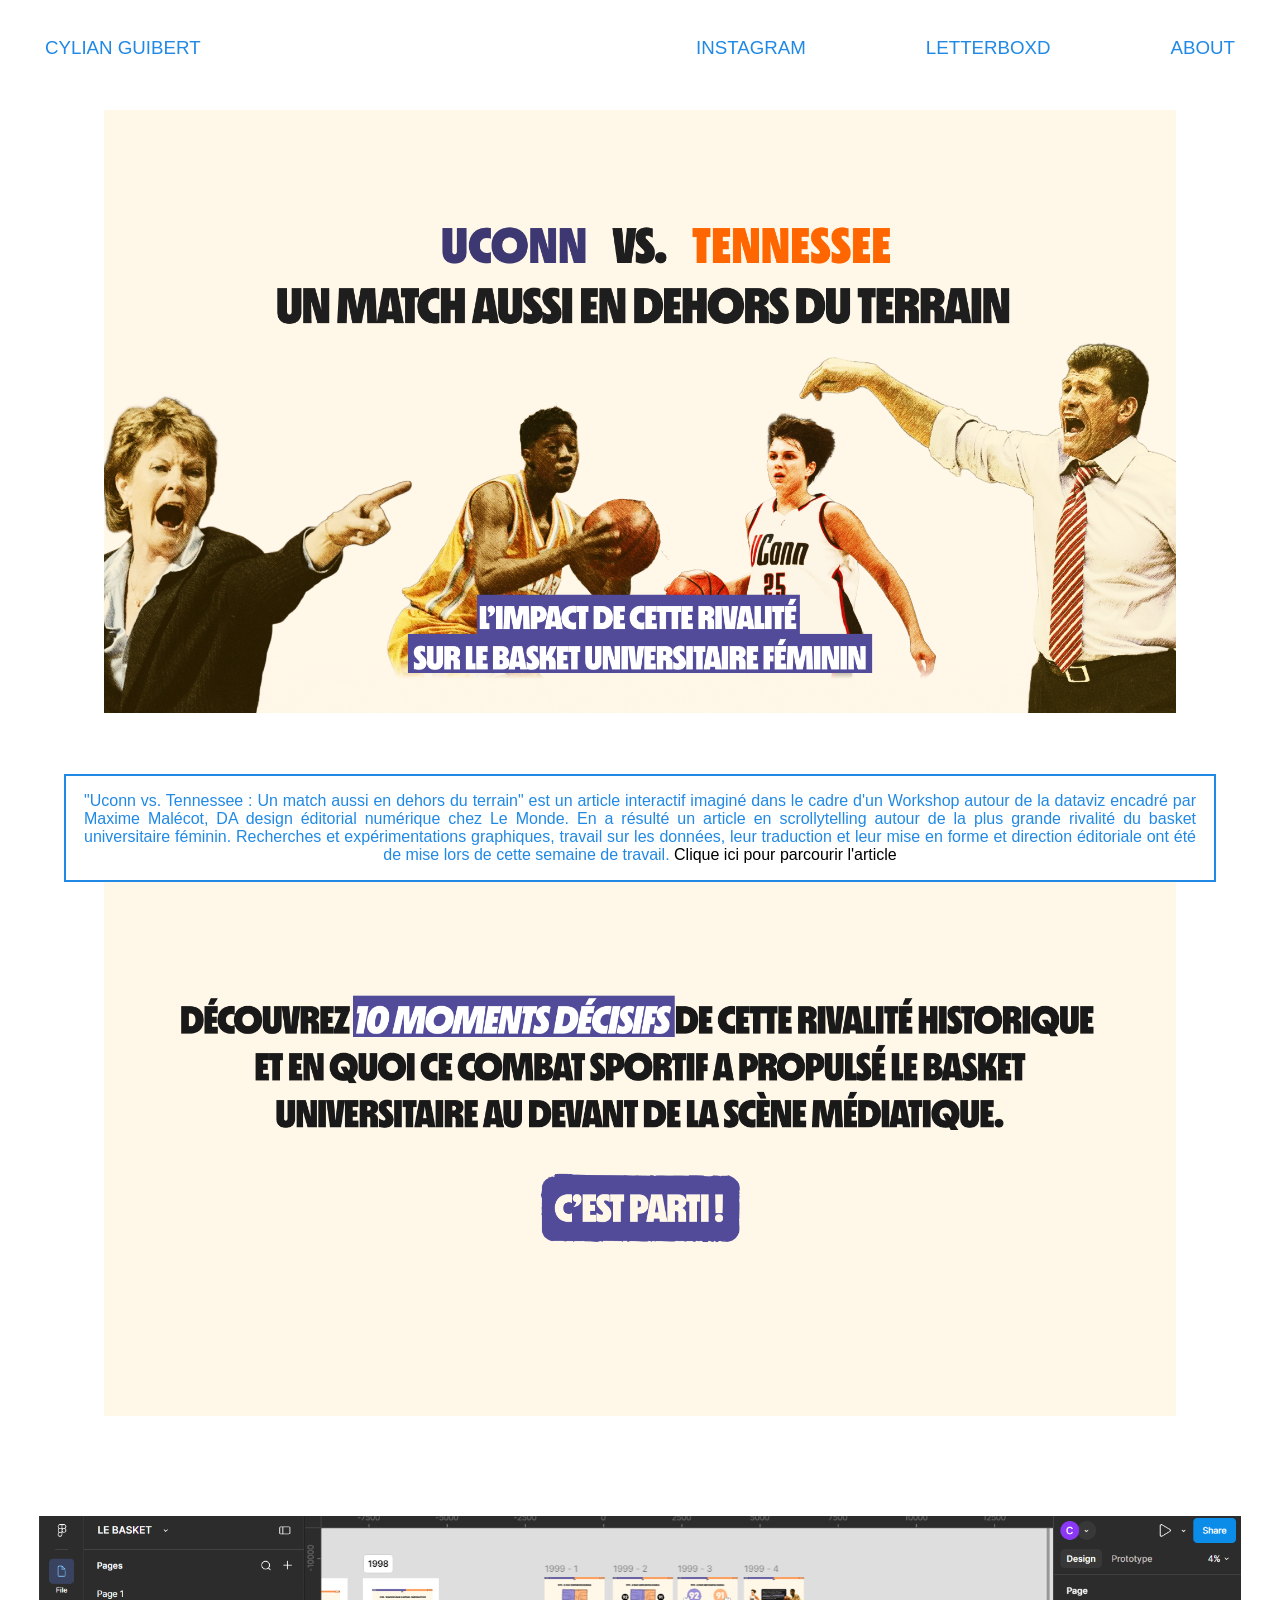
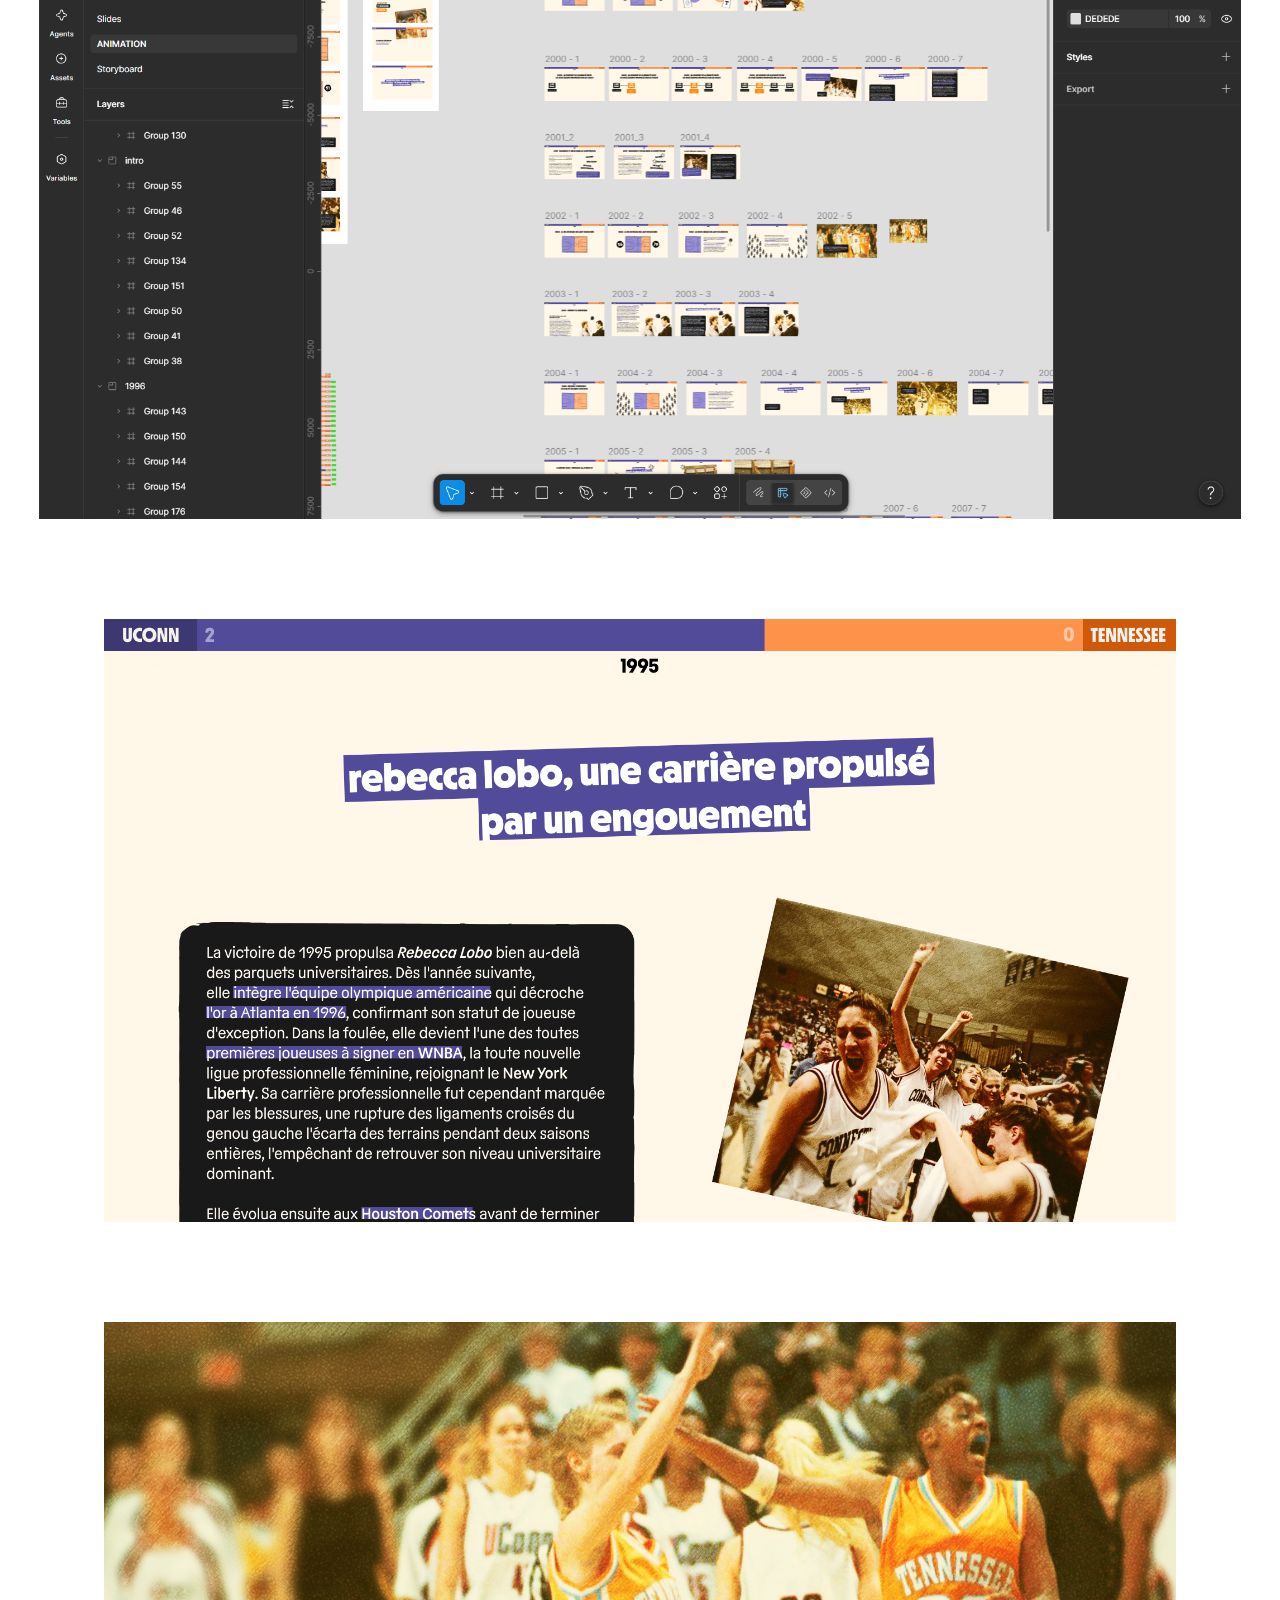
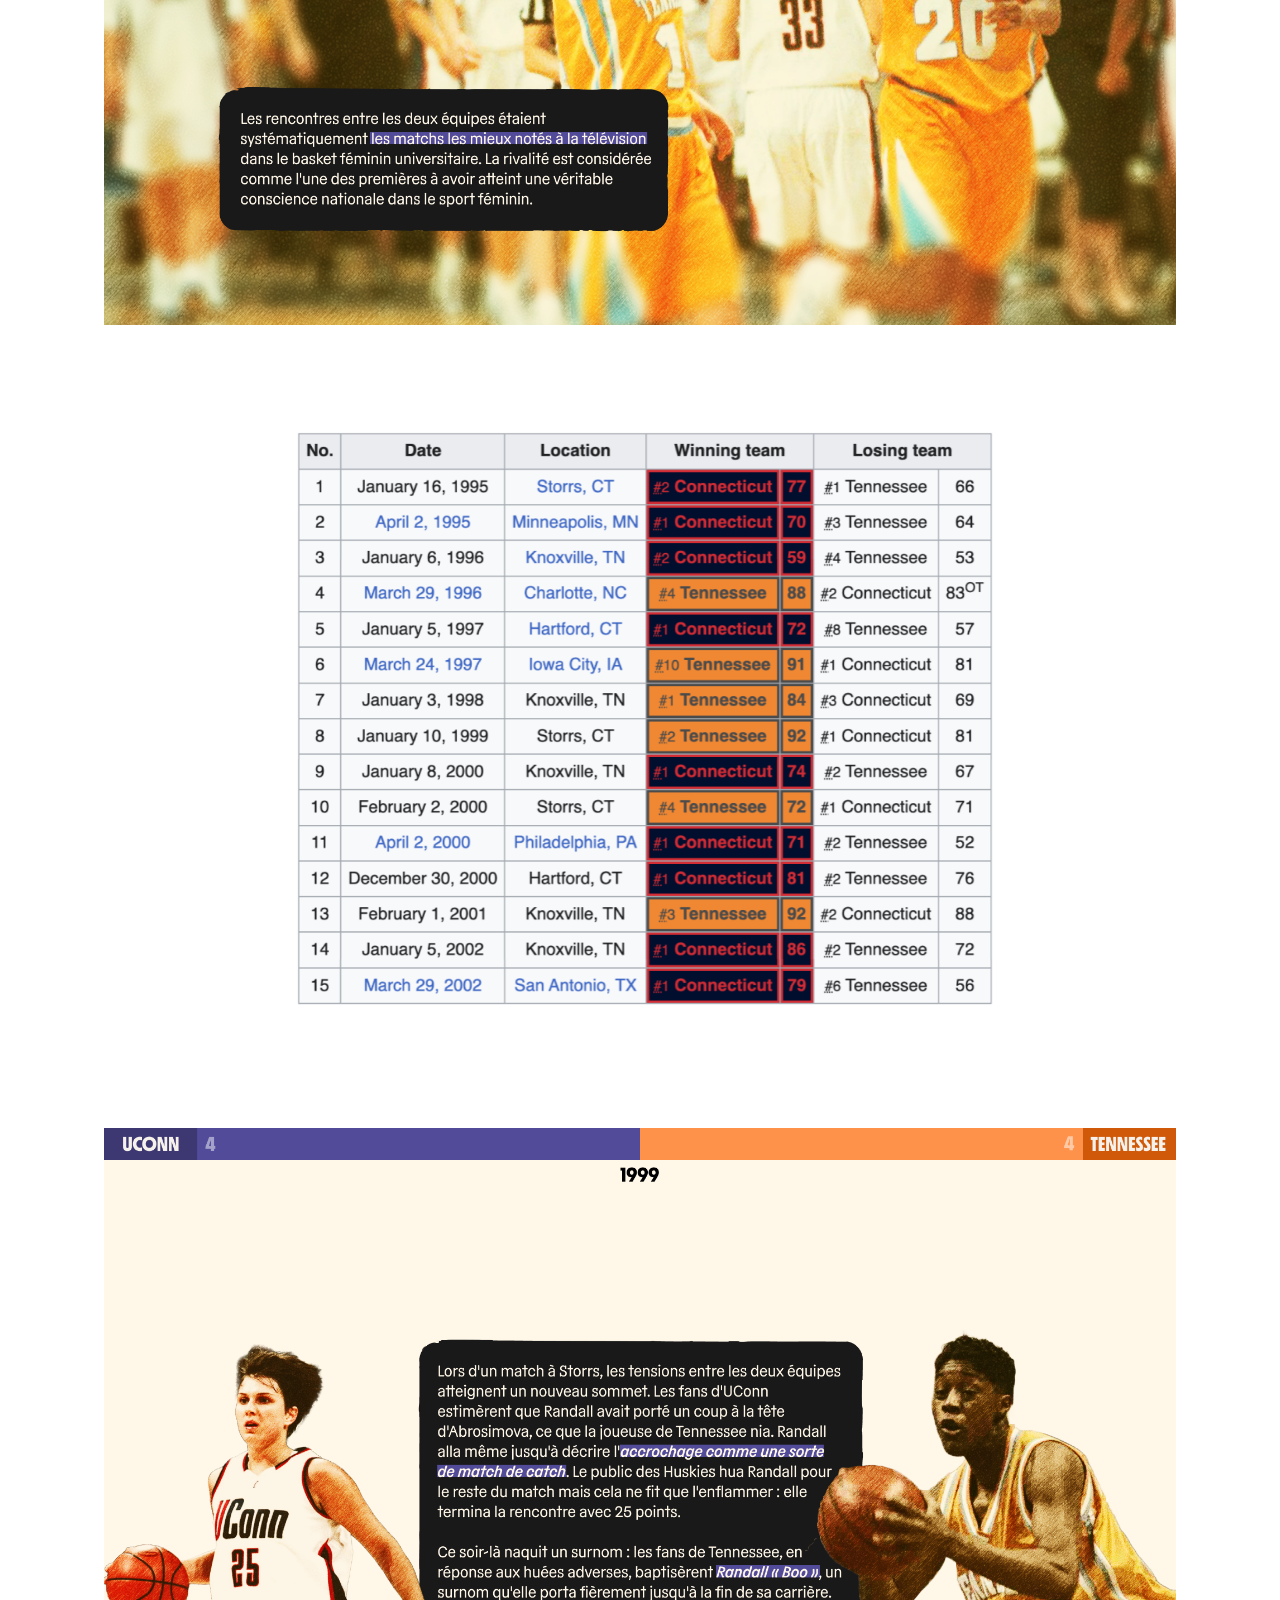
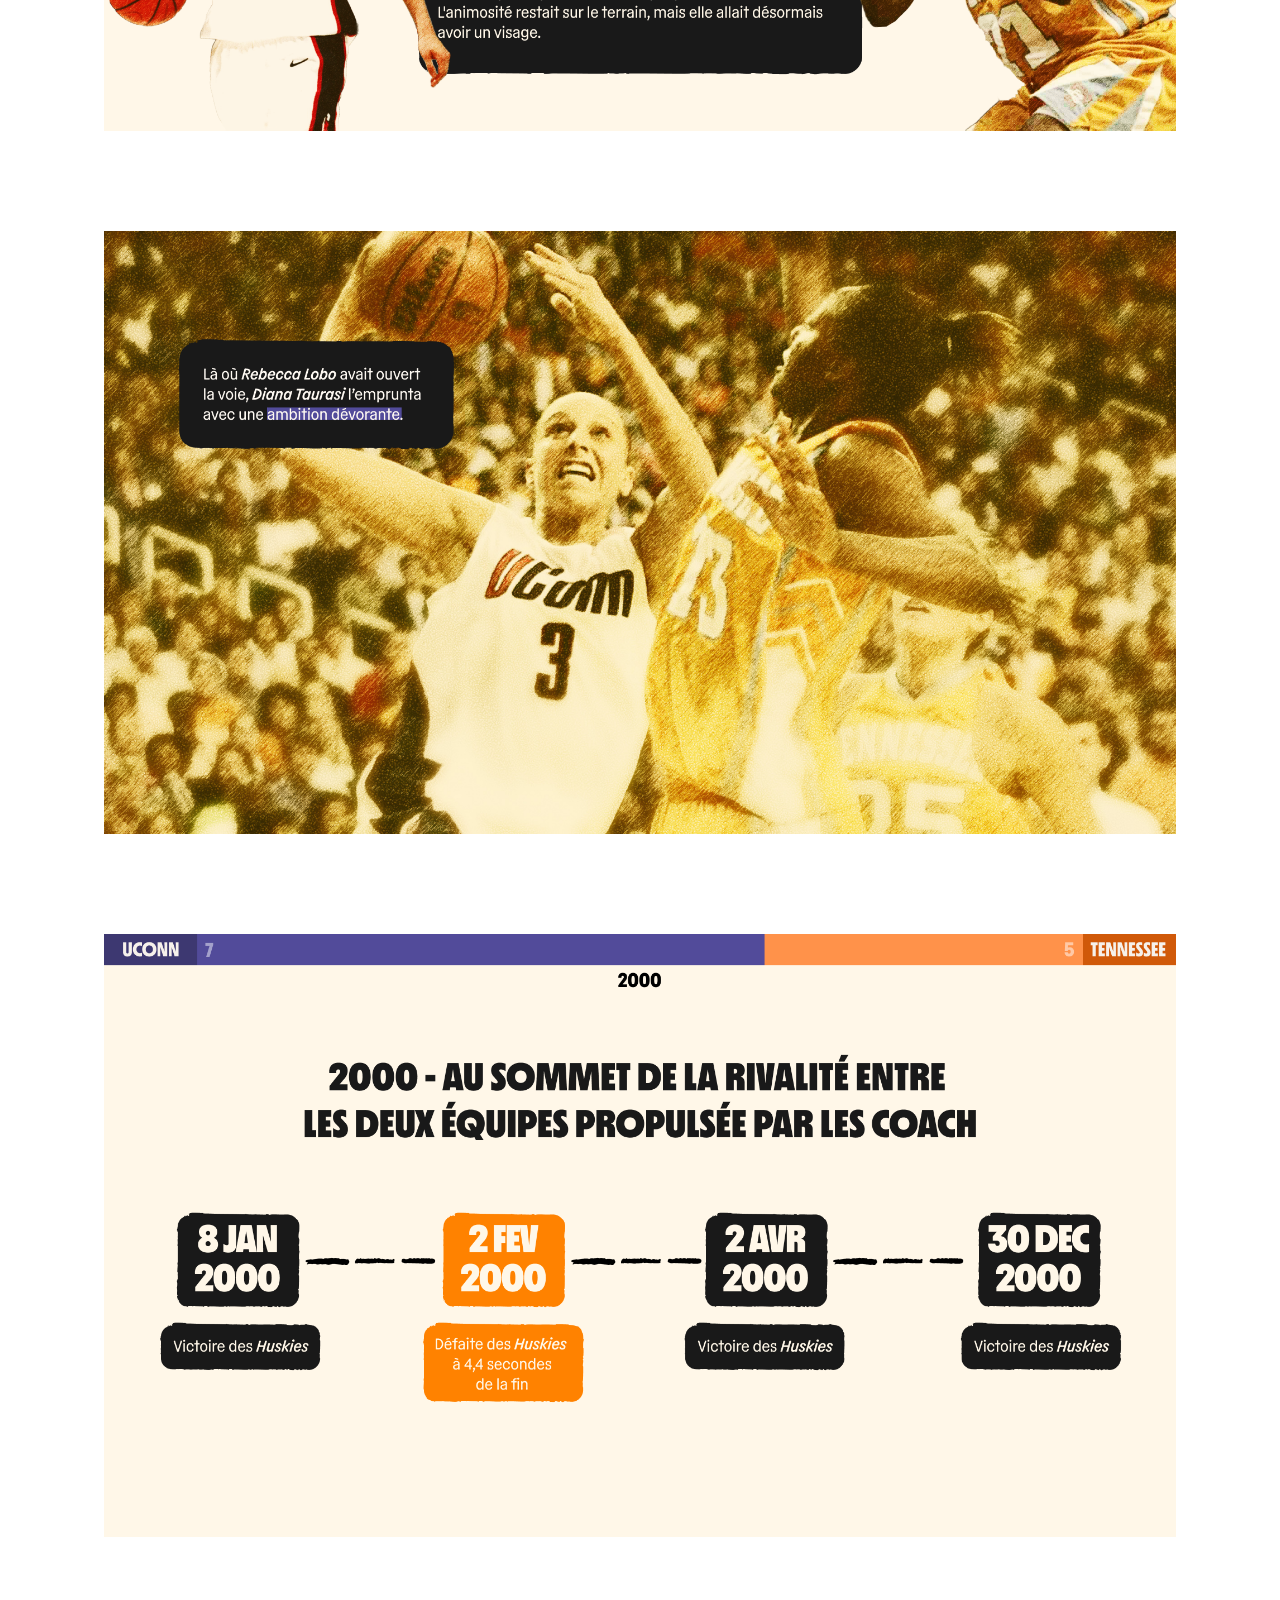
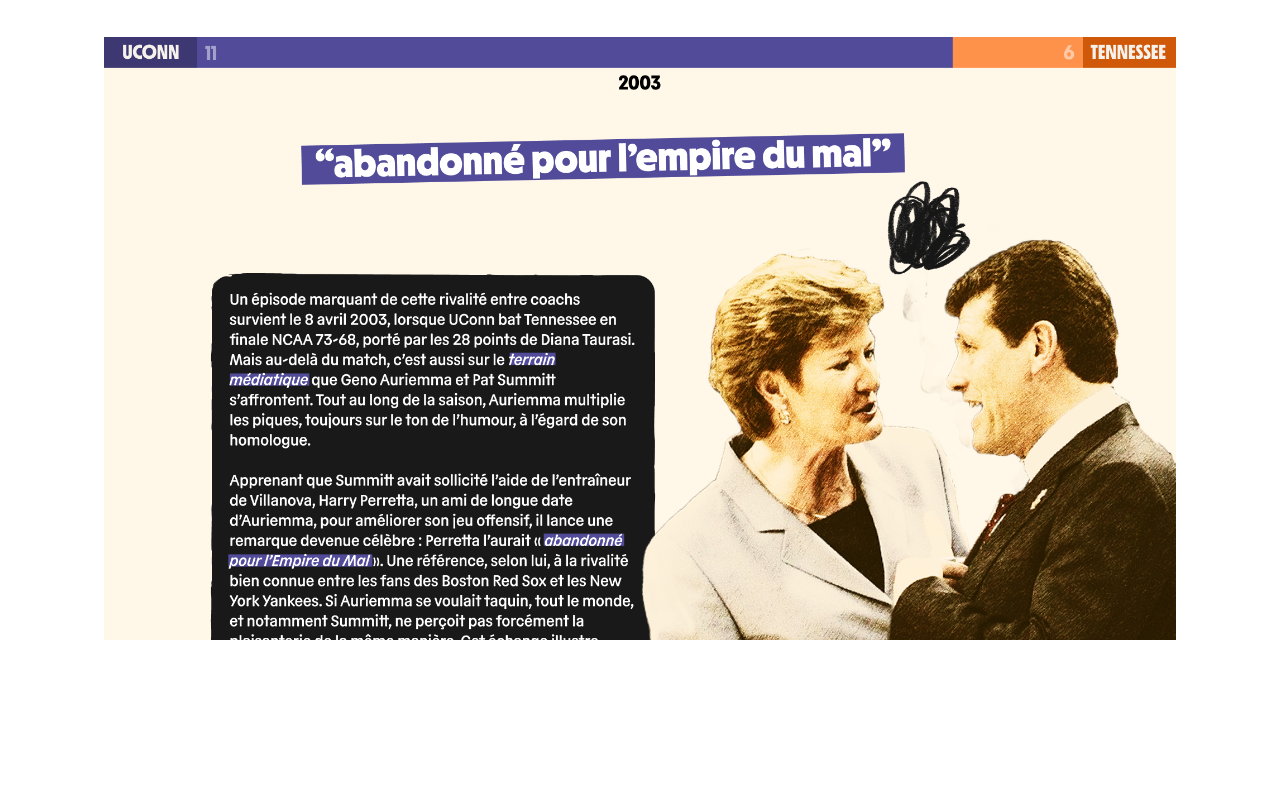
<file: uconnvstennessee.html>
<!DOCTYPE html>
<html lang="en">
<head>
    <meta charset="UTF-8">
    <meta name="viewport" content="width=device-width,initial-scale=1.0">
    <title>Cyl - Portfolio</title>
    <meta property="og:type" content="website"/>
    <link rel="icon" type="image/png" href="______"/>
    <link rel="stylesheet" href="style_page.css">
    <meta name="viewport" content="width=device-width, initial-scale=1.0">
</head>


<header>
    <div class="inner">
        <div class="nom">
                <h3><a href="index.html">Cylian Guibert</a></h3>
        </div>
            <nav>
                <li><h3><a href="https://www.instagram.com/cyl_guibert/">Instagram</a></span></h3></li>
                <li><h3><a href="https://letterboxd.com/CylTePlay/">Letterboxd</a></span></h3></li>
                <li><h3><a href="about.html">About</a></span></h3></li>
            </nav>
        </div>
    </header>


<body>
    <!-- <div class="images">  
        <container class="images2">  
            <img loading="lazy" decoding="async" src="noise.jpg" class="_img1" id="_img1" alt="" />
            <img loading="lazy" decoding="async" src="noise2.jpg" class="_img1" id="_img2" alt="" />
            <img loading="lazy" decoding="async" src="noise3.jpg" class="_img1" id="_img3" alt="" />
            <img loading="lazy" decoding="async" src="noise.jpg" class="_img1" id="_img1" alt="" />
            <img loading="lazy" decoding="async" src="noise3.jpg" class="_img1" id="_img3" alt="" />
            <img loading="lazy" decoding="async" src="noise2.jpg" class="_img1" id="_img2" alt="" />
        </div>
    </div> -->
    <div class="images2">  
        <img loading="lazy" decoding="async" src="assets/uconnvstennessee/uconnvstennessee1.png" class="_img1" id="_img3" alt="" />
        <img loading="lazy" decoding="async" src="assets/uconnvstennessee/uconnvstennessee3.png" class="_img1" id="_img3" alt="" />
        <img loading="lazy" decoding="async" src="assets/uconnvstennessee/uconnvstennessee18.png" class="_img1" id="_img3" alt="" />
        <img loading="lazy" decoding="async" src="assets/uconnvstennessee/uconnvstennessee4.png" class="_img1" id="_img3" alt="" />
        <img loading="lazy" decoding="async" src="assets/uconnvstennessee/uconnvstennessee20.png" class="_img1" id="_img3" alt="" />
        <img loading="lazy" decoding="async" src="assets/uconnvstennessee/uconnvstennessee19.png" class="_img1" id="_img3" alt="" />
        <img loading="lazy" decoding="async" src="assets/uconnvstennessee/uconnvstennessee6.png" class="_img1" id="_img3" alt="" />
        <img loading="lazy" decoding="async" src="assets/uconnvstennessee/uconnvstennessee10.png" class="_img1" id="_img3" alt="" />
        <img loading="lazy" decoding="async" src="assets/uconnvstennessee/uconnvstennessee7.png" class="_img1" id="_img3" alt="" />
        <img loading="lazy" decoding="async" src="assets/uconnvstennessee/uconnvstennessee9.png" class="_img1" id="_img3" alt="" />
    </div>


<!-- 
    <div class="infos">
        <div class="lemontagnard_infos"><p>Identité visuelle et site Web fictifs pour le cinéma Le Montagnard, cinéma indépendant associatif de l’agglomération nantaise. Langage visuel minimal évoquant l’obscurité de la salle de cinéma, place laissée aux images, vidéos, sons pour présenter amplement et d’une manière sensible les films programmés et expérience utilisateur engageante et immersive.
            L’ensemble cherche à valoriser les cinémas indépendants et leur programmation riche et diversifiée.
            Crédits typo : Cy (Jürgen Huber) & Metropolis (Chris Simpson)</p>
        </div>    
    </div> -->

    <footer>
        <div class="infos">
            <div class="lemontagnard_infos"><p>"Uconn vs. Tennessee : Un match aussi en dehors du terrain" est un article interactif 
            imaginé dans le cadre d'un Workshop autour de la dataviz encadré par Maxime Malécot, DA design éditorial numérique 
            chez Le Monde. En a résulté un article en scrollytelling autour de la plus grande rivalité du basket universitaire féminin. 
            Recherches et expérimentations graphiques, travail sur les données, leur traduction et leur mise en forme et direction 
            éditoriale ont été de mise lors de cette semaine de travail.
            <a href="https://www.figma.com/proto/fjdr2uDcgaMMPubJqVGw6J/LE-BASKET?page-id=255%3A76&node-id=258-178&viewport=2111%2C367%2C0.1&t=pETs9W7ACG09nHgI-1&scaling=scale-down&content-scaling=fixed&starting-point-node-id=258%3A178"
            >Clique ici pour parcourir l'article</a>
            </p>
        </div>    
    </div>
    </footer>

</body>


    <!-- <table> 
        <tr> 
            <h2><a href="https://etiennefrancey.ch/en/eclipse-2026/">Contre-Plongée</a></h2>    
        </tr>
        <tr> 
            <h2><a href="https://etiennefrancey.ch/en/eclipse-2026/">Contre-Plongée</a></h2>    
        </tr>
        <tr> 
            <h2><a href="https://etiennefrancey.ch/en/eclipse-2026/">Contre-Plongée</a></h2>    
        </tr>

    </table> -->

    <!-- <div class="inner_projets">
            <h2><a href="https://etiennefrancey.ch/en/eclipse-2026/">Contre-Plongée</a></h2>
            <h2><a href="https://etiennefrancey.ch/en/eclipse-2026/">Le Montagnard</a></h2>
            <h2><a href="https://etiennefrancey.ch/en/eclipse-2026/">Hip Opsession</a></h2>
            <h2><a href="https://etiennefrancey.ch/en/eclipse-2026/">Noise</a></h2>
            <h2><a href="https://etiennefrancey.ch/en/eclipse-2026/">Peeter</a></h2>
            <h2><a href="https://etiennefrancey.ch/en/eclipse-2026/">Through Desert</a></h2> -->
    <!-- </div>
        <div class="homepage_img_container">
															<img loading="lazy" decoding="async" width="860" height="610" src="05032025-Numérisation_20250305 (2).jpg" class="homepage_img" alt="" /></div>
				 -->
    <!-- </div> -->
<!-- img-item[id$="-i"].is-visible{opacity:1;visibility:visible;transition:opacity .25s ease,visibility 0s linear 0s}.img-item[id$="-i"] -->

</body>
</file>
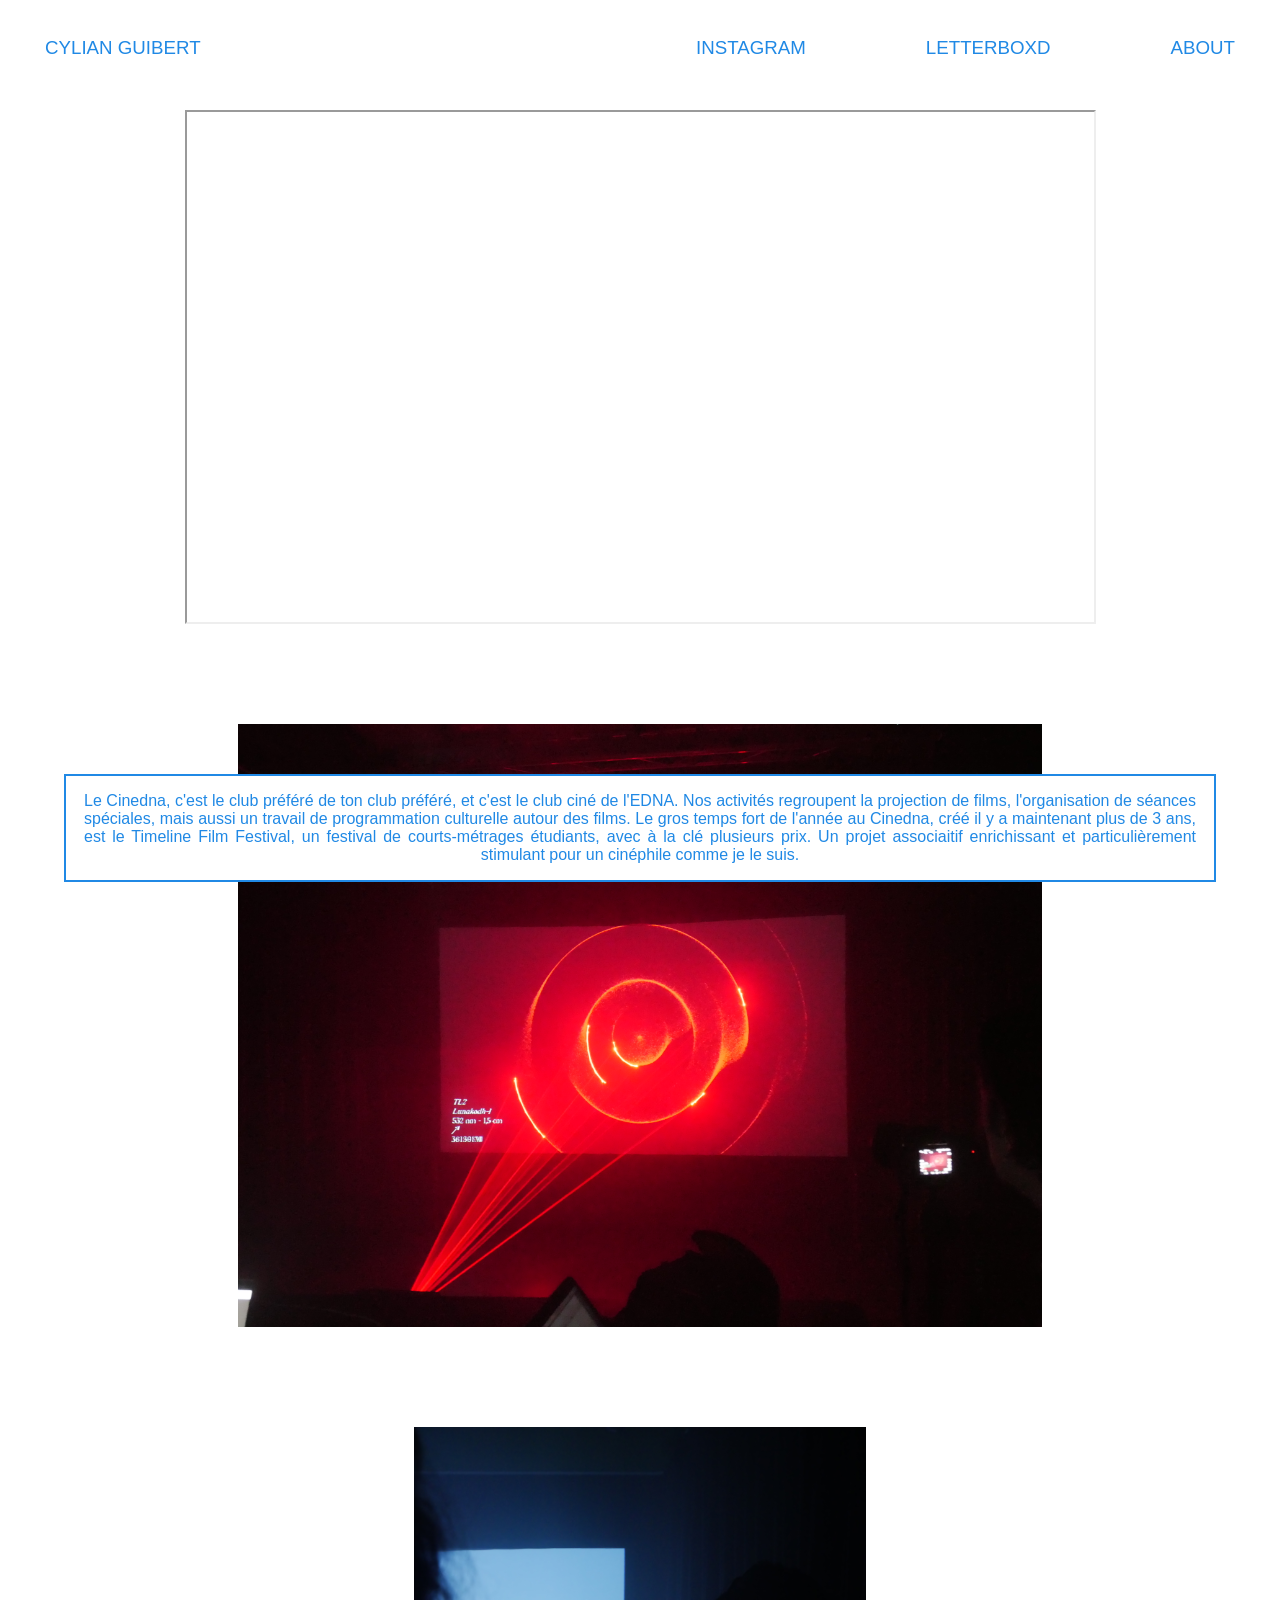
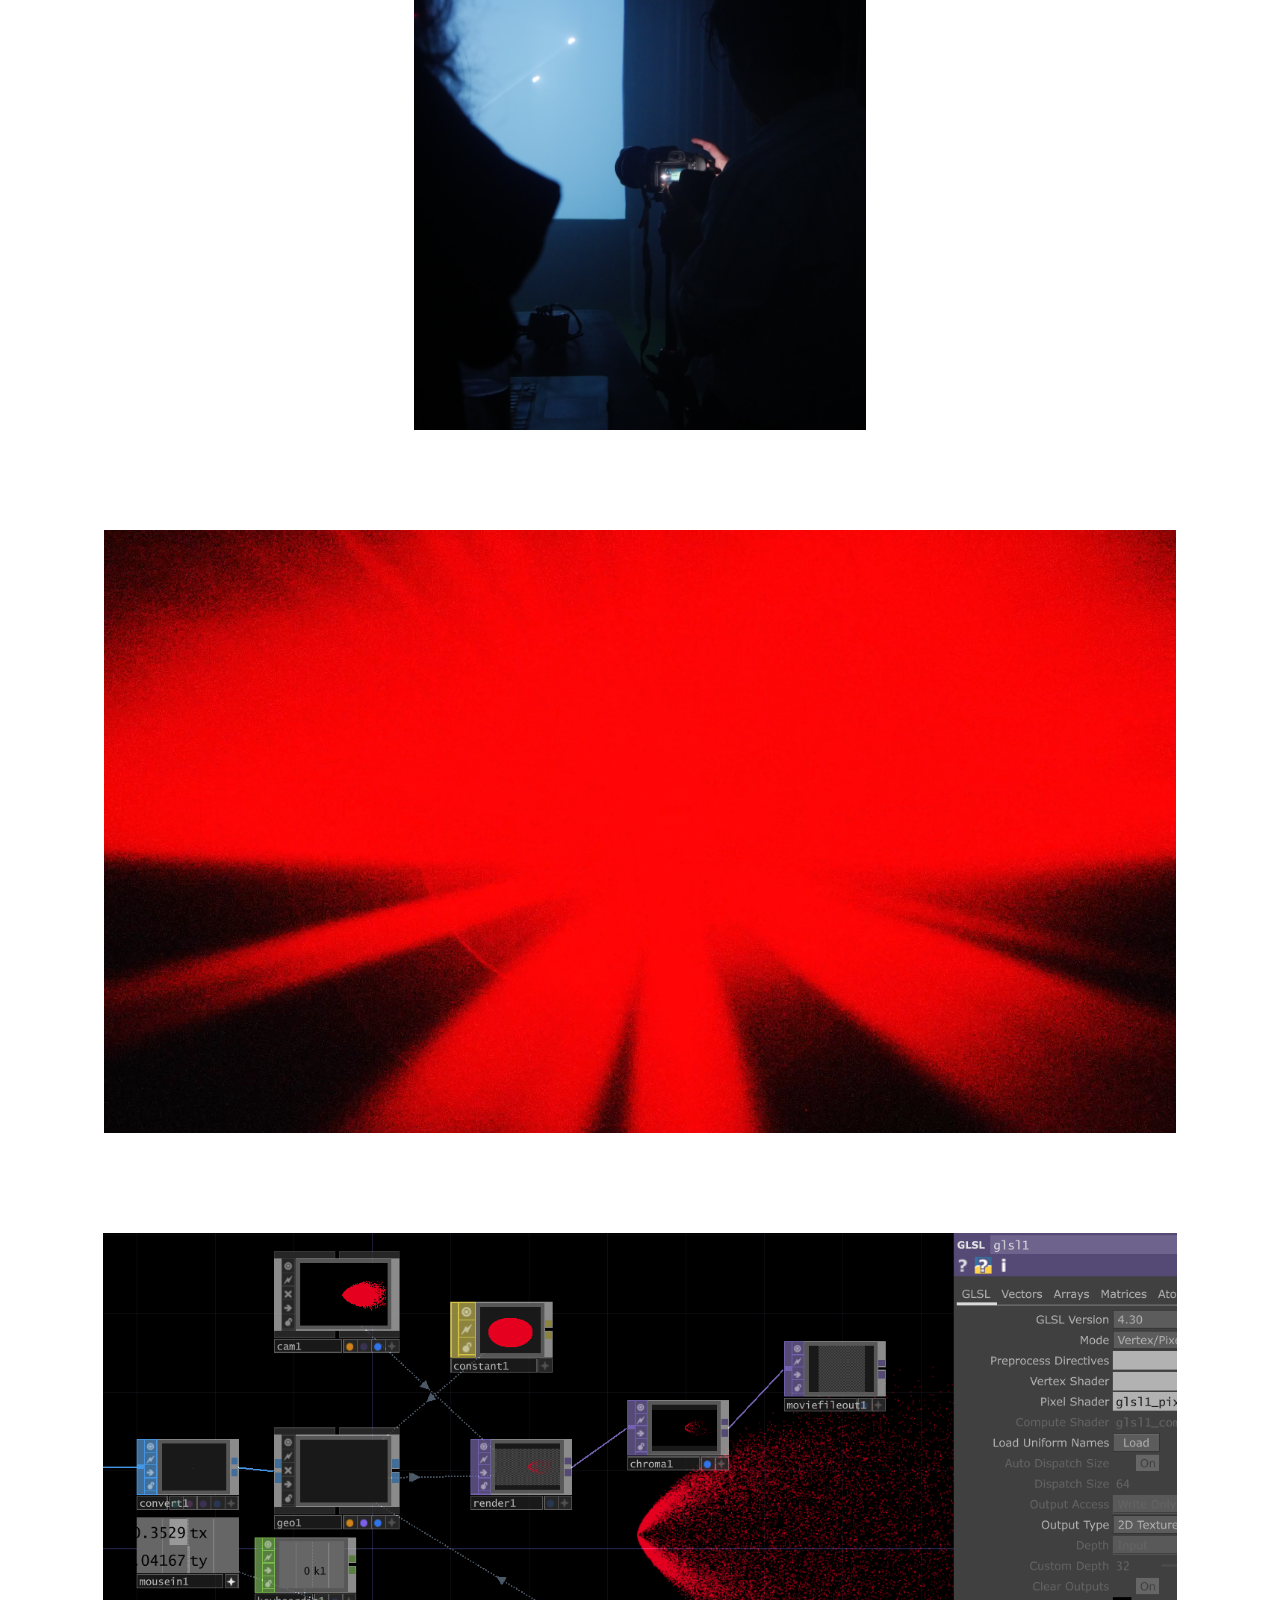
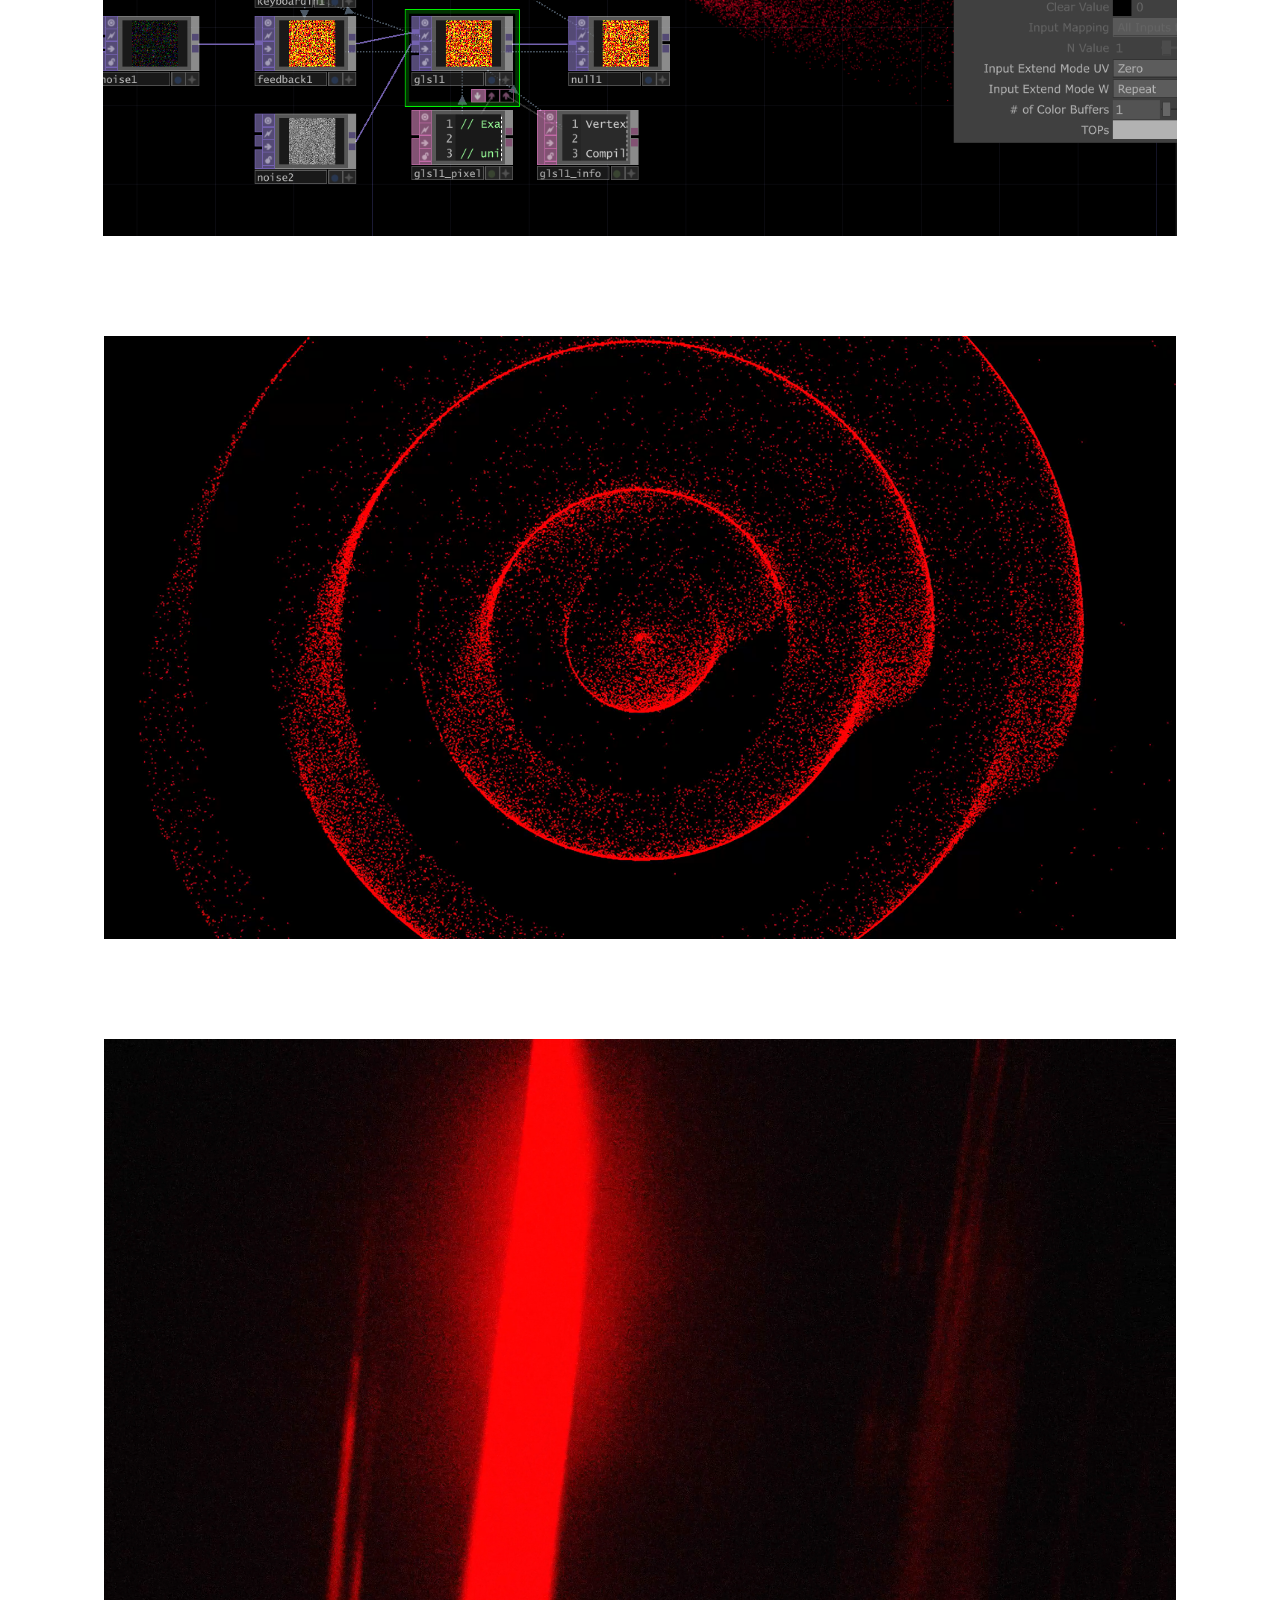
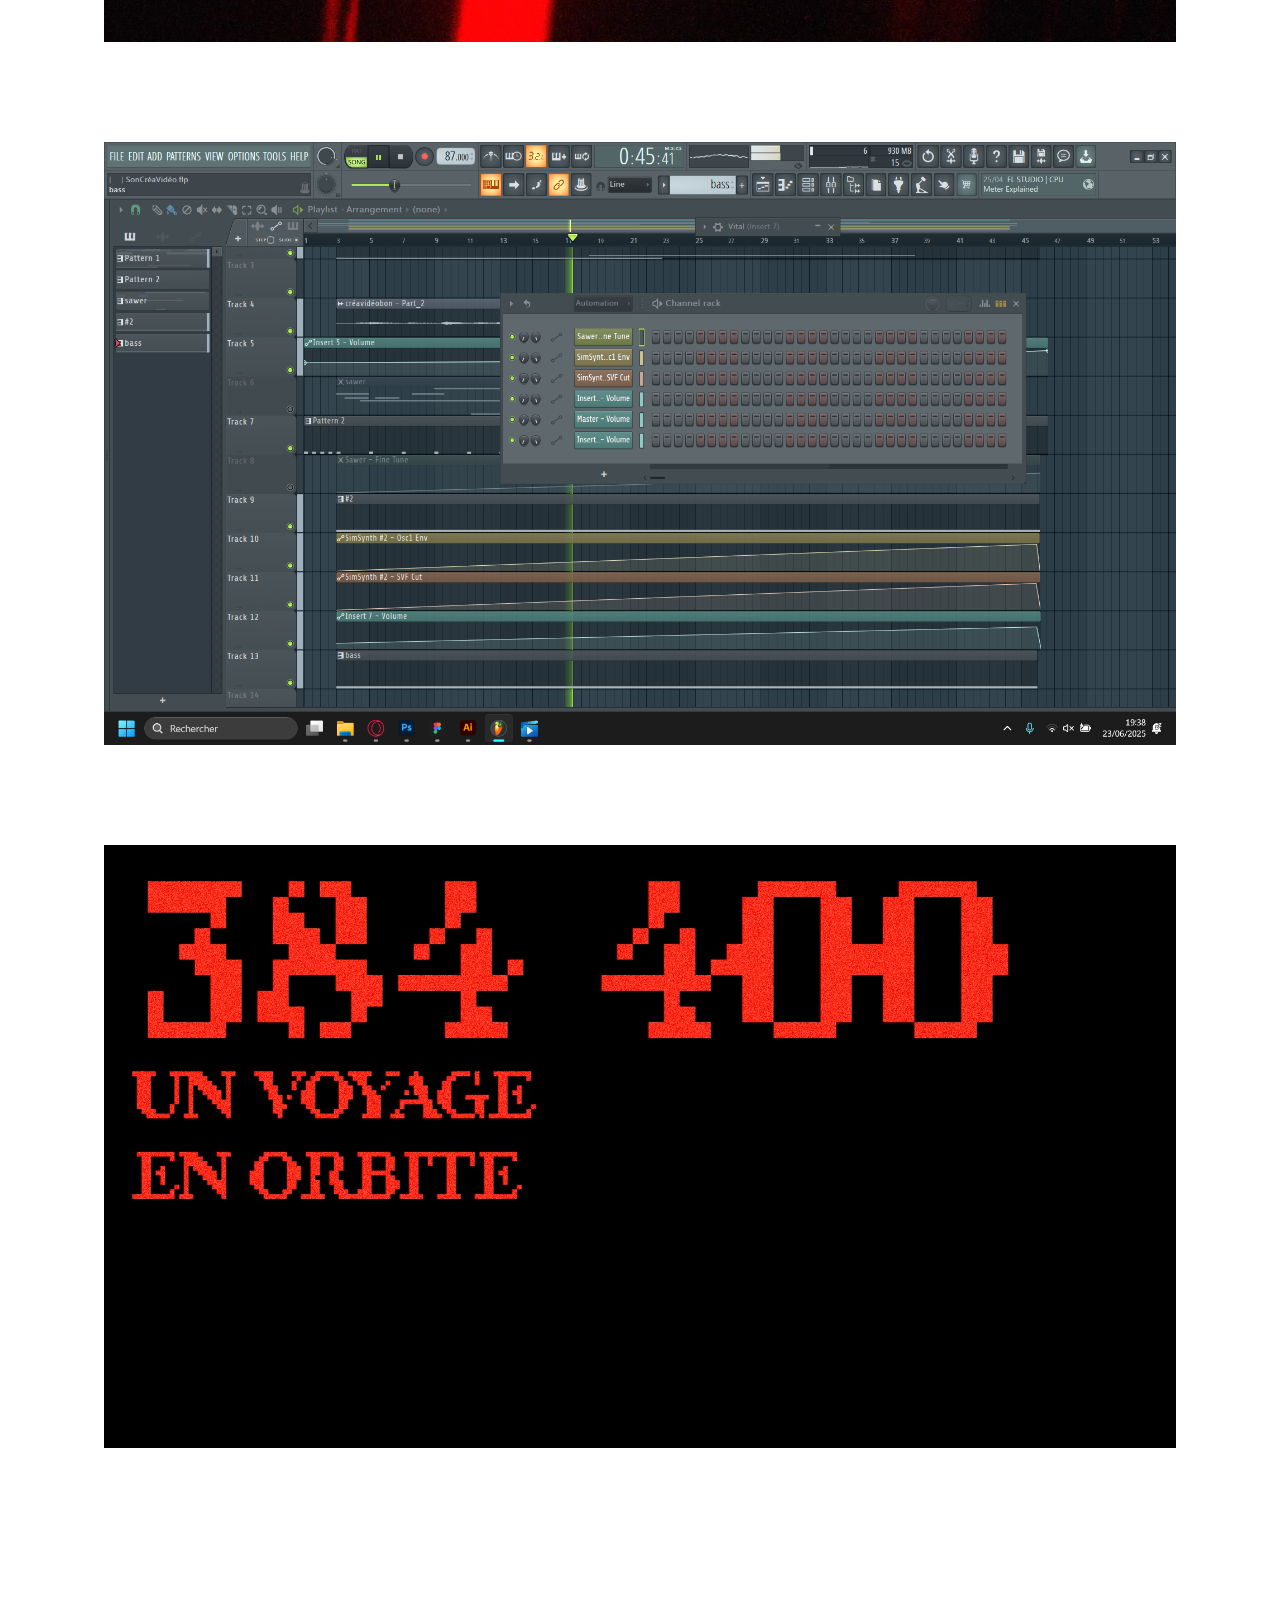
<file: voyage.html>
<!DOCTYPE html>
<html lang="en">
<head>
    <meta charset="UTF-8">
    <meta name="viewport" content="width=device-width,initial-scale=1.0">
    <title>Cyl - Portfolio</title>
    <meta property="og:type" content="website"/>
    <link rel="icon" type="image/png" href="______"/>
    <link rel="stylesheet" href="style_page.css">
    <meta name="viewport" content="width=device-width, initial-scale=1.0">
</head>


<header>
    <div class="inner">
        <div class="nom">
                <h3><a href="index.html">Cylian Guibert</a></h3>
        </div>
            <nav>
                <li><h3><a href="https://www.instagram.com/cyl_guibert/">Instagram</a></span></h3></li>
                <li><h3><a href="https://letterboxd.com/CylTePlay/">Letterboxd</a></span></h3></li>
                <li><h3><a href="about.html">About</a></span></h3></li>
            </nav>
        </div>
    </header>


<body>
    <!-- <div class="images">  
        <container class="images2">  
            <img loading="lazy" decoding="async" src="noise.jpg" class="_img1" id="_img1" alt="" />
            <img loading="lazy" decoding="async" src="noise2.jpg" class="_img1" id="_img2" alt="" />
            <img loading="lazy" decoding="async" src="noise3.jpg" class="_img1" id="_img3" alt="" />
            <img loading="lazy" decoding="async" src="noise.jpg" class="_img1" id="_img1" alt="" />
            <img loading="lazy" decoding="async" src="noise3.jpg" class="_img1" id="_img3" alt="" />
            <img loading="lazy" decoding="async" src="noise2.jpg" class="_img1" id="_img2" alt="" />
        </div>
    </div> -->
    <div class="images2">  
        <iframe loading="lazy" decoding="async" width="907" height ="510" class="_img1" id="_img3" alt="" src="https://www.youtube.com/embed/msmeglnf7a8"></iframe>
        <img loading="lazy" decoding="async" src="assets/voyage/voyage2.JPG" class="_img1" id="_img1" alt="" />
        <img loading="lazy" decoding="async" src="assets/voyage/voyage3.JPG" class="_img1" id="_img2" alt="" />
        <img loading="lazy" decoding="async" src="assets/voyage/voyage4.png" class="_img1" id="_img3" alt="" />
        <img loading="lazy" decoding="async" src="assets/voyage/voyage5.png" class="_img1" id="_img2" alt="" />
        <img loading="lazy" decoding="async" src="assets/voyage/voyage6.png" class="_img1" id="_img3" alt="" />
        <img loading="lazy" decoding="async" src="assets/voyage/voyage7.png" class="_img1" id="_img2" alt="" />
        <img loading="lazy" decoding="async" src="assets/voyage/voyage8.png" class="_img1" id="_img3" alt="" />
        <img loading="lazy" decoding="async" src="assets/voyage/voyage9.png" class="_img1" id="_img2" alt="" />
    </div>


<!-- 
    <div class="infos">
        <div class="lemontagnard_infos"><p>Identité visuelle et site Web fictifs pour le cinéma Le Montagnard, cinéma indépendant associatif de l’agglomération nantaise. Langage visuel minimal évoquant l’obscurité de la salle de cinéma, place laissée aux images, vidéos, sons pour présenter amplement et d’une manière sensible les films programmés et expérience utilisateur engageante et immersive.
            L’ensemble cherche à valoriser les cinémas indépendants et leur programmation riche et diversifiée.
            Crédits typo : Cy (Jürgen Huber) & Metropolis (Chris Simpson)</p>
        </div>    
    </div> -->

    <footer>
        <div class="infos">
        <div class="lemontagnard_infos"><p>Le Cinedna, c'est le club préféré de ton club préféré, et c'est 
            le club ciné de l'EDNA. Nos activités regroupent la projection de films, l'organisation de séances spéciales, mais aussi 
            un travail de programmation culturelle autour des films. Le gros temps fort de l'année au Cinedna, créé il y a maintenant 
            plus de 3 ans, est le Timeline Film Festival, un festival de courts-métrages étudiants, avec à la clé plusieurs prix. 
            Un projet associaitif enrichissant et particulièrement stimulant pour un cinéphile comme je le suis.</p>
        </div>    
    </div>
    </footer>

</body>


    <!-- <table> 
        <tr> 
            <h2><a href="https://etiennefrancey.ch/en/eclipse-2026/">Contre-Plongée</a></h2>    
        </tr>
        <tr> 
            <h2><a href="https://etiennefrancey.ch/en/eclipse-2026/">Contre-Plongée</a></h2>    
        </tr>
        <tr> 
            <h2><a href="https://etiennefrancey.ch/en/eclipse-2026/">Contre-Plongée</a></h2>    
        </tr>

    </table> -->

    <!-- <div class="inner_projets">
            <h2><a href="https://etiennefrancey.ch/en/eclipse-2026/">Contre-Plongée</a></h2>
            <h2><a href="https://etiennefrancey.ch/en/eclipse-2026/">Le Montagnard</a></h2>
            <h2><a href="https://etiennefrancey.ch/en/eclipse-2026/">Hip Opsession</a></h2>
            <h2><a href="https://etiennefrancey.ch/en/eclipse-2026/">Noise</a></h2>
            <h2><a href="https://etiennefrancey.ch/en/eclipse-2026/">Peeter</a></h2>
            <h2><a href="https://etiennefrancey.ch/en/eclipse-2026/">Through Desert</a></h2> -->
    <!-- </div>
        <div class="homepage_img_container">
															<img loading="lazy" decoding="async" width="860" height="610" src="05032025-Numérisation_20250305 (2).jpg" class="homepage_img" alt="" /></div>
				 -->
    <!-- </div> -->
<!-- img-item[id$="-i"].is-visible{opacity:1;visibility:visible;transition:opacity .25s ease,visibility 0s linear 0s}.img-item[id$="-i"] -->

</body>
</file>
<file: style.css>
header{
    width: 100vw;
    height: 50px;
    margin: 0;
    padding:2vh;
    align-self: left;
    display: grid;
    flex-direction: row;
    position: fixed;
    mix-blend-mode: difference;
}

.inner{
    width: 100vw; /* This is the inner width of the content inside of your header (80%, etc) */
    height: 100%;
    display: block;
    margin: 0;
}

.nom{
    display: table;
    height: 100%;
    float: left;
}

.nom div{
    height: 100%;
    display: table-cell;
    vertical-align: middle;
}

header nav{
    float: right;
    height: 100%;
}

header nav li{
    display: table;
    height: 100%;
    float: left;
    margin-right: 30px;
}

header nav li:last-of-type{
    margin-right: 0;
}

header nav span {
    display: table-cell;
    vertical-align: middle;
}

header a{
    color: #2089e5;
    text-decoration: none;
    transition: color 100ms ease;
}

header nav a:hover{
    color: black;
}

h3{
	color: #2089e5;
	font-family: "Redaction 50", Helvetica, sans-serif;
	font-weight: lighter;
    text-align: left;
    padding-left: 5vh;
    padding-right: 5vh;
    text-transform: uppercase;
}

body{
    display : flex;
    flex-direction: column;
    place-items: center;
    margin: 0px;
    overflow: hidden;
}

/* .inner_projets{
    height: 100vw;
    vertical-align: middle;
    display: flex;
    flex-direction: column;
    border: 1px;
} */


/* table{
    height: 80vh;
    border: 1px;
} */

    
section a{
    text-decoration: none;
    color: black;
}

section a:hover{
    color: #c6d6f7;
    mix-blend-mode: difference;
}


h2{
	font-family: "Redaction 70", Helvetica, sans-serif;
    margin: 0;
    font-size: 34px;
	text-align: center;
	font-weight: lighter;
    text-decoration : none;
    text-transform: uppercase;
}

.contreplongee_txt{
    animation: opacite 0.75s ease-in-out;
    animation-delay: 0s;
}

.hipopsession_txt{
    animation: opacite 0.75s ease-in-out;
    animation-delay: 0.1s;
}

.lemontagnard_txt{
    animation: opacite 0.75s ease-in-out;
    animation-delay: 0.2s;
}

.sncf_txt{
    animation: opacite 0.75s ease-in-out;
    animation-delay: 0.3s;
}

.mediasso_txt{
    animation: opacite 0.75s ease-in-out;
    animation-delay: 0.4s;
}

.cinedna_txt{
    animation: opacite 0.75s ease-in-out;
    animation-delay: 0.5s;
}

.uconnvstennessee_txt{
    animation: opacite 0.75s ease-in-out;
    animation-delay: 0.6s;
}

.voyage_txt{
    animation: opacite 0.75s ease-in-out;
    animation-delay: 0.7s;
}

.peeter_txt{
    animation: opacite 0.75s ease-in-out;
    animation-delay: 0.8s;
}

.noise_txt{
    animation: opacite 0.75s ease-in-out;
    animation-delay: 0.9s;
}




@keyframes opacite{
    0% {
        opacity: 0;
    }
    100%{
        opacity: 1;
    }
}



span:hover + .contreplongee_img{
    display: block;
}

section{
    position: absolute;
    display: flex;
    top: 25vh;
    bottom: 20vh;
    flex-direction: column;
}

container{
    top: 50%;
    transform: translateY(-50%);
    position: absolute;
    display: flex;
    max-height: 50vh;
    max-width: 70vw;
    place-items: center;    
    margin: auto;
}

.contreplongee_img{
    display: block;
    transition:opacity 0.35s ease;
    opacity:0;
    max-width: 58vw;
    place-self: center;
    margin-left: auto;
    margin-right: auto;
}

.lemontagnard_img{
    display: block;
    transition:opacity 0.35s ease;
    opacity:0;
    max-width: 50vw;
    place-self: center;
    margin-left: auto;
    margin-right: auto;
}

.hipopsession_img{
    display: block;
    transition:opacity 0.35s ease;
    opacity:0;
    max-width: 50vw;
    place-self: center;
    margin-left: auto;
    margin-right: auto;
}

.noise_img{
    display: flex;
    transition:opacity 0.35s ease;
    opacity:0;
    max-width: 50vw;
    place-self: center;
    margin-left: auto;
    margin-right: auto;
}


.peeter_img{
    display: flex;
    transition:opacity 0.35s ease;
    opacity:0;
    max-width: 50vw;
    place-self: center;
    margin-left: auto;
    margin-right: auto;
}

.mediasso_img{
    display: flex;
    transition:opacity 0.35s ease;
    opacity:0;
    max-width: 50vw;
    place-self: center;
    margin-left: auto;
    margin-right: auto;
}

.sncf_img{
    display: flex;
    transition:opacity 0.35s ease;
    opacity:0;
    max-width: 50vw;
    place-self: center;
    margin-left: auto;
    margin-right: auto;
}


.cinedna_img{
    display: flex;
    transition:opacity 0.35s ease;
    opacity:0;
    max-width: 40vw;
    place-self: center;
    margin-left: auto;
    margin-right: auto;
}

.uconnvstennessee_img{
    display: block;
    transition:opacity 0.35s ease;
    opacity:0;
    max-width: 67vw;
    place-self: center;
    margin-left: auto;
    margin-right: auto;
}

.voyage_img{
    display: block;
    transition:opacity 0.35s ease;
    opacity:0;
    max-width: 67vw;
    place-self: center;
    margin-left: auto;
    margin-right: auto;
}


.is-visible{
    opacity:1;
    visibility:visible;
    transition:opacity 0.5s ease;
}


.infos{
    width: 100vw;
    margin:2vh;
    padding:0;
    align-self: left;
    display: grid;
    grid-row: span 2;
    flex-direction: row;
}

.lemontagnard2_infos{
    display: flex;
    max-width: 50vw;
    place-self: center;
    margin-left: auto;
    margin-right: auto;
}

.lemontagnard_infos{
    background-color: white;
    border-color: #2089e5;
    border-width: 2.5px;
    border-style: solid;
    margin-left: 5vw;
    margin-right: 5vw;
    display: flex;
    max-width: 27vw;
    align-self: left;
}

p{
    padding-left: 2vh;
    padding-right: 2vh;
    text-align: justify;
    color: #2089e5;
	font-family: "Redaction 10", Helvetica, sans-serif;
	font-weight: lighter;
}

footer{
    width: 100vw;
    height: auto;
    margin-bottom:0vh;
    bottom: 2vh;
    place-self: bottom;
    display: grid;
    flex-direction: row;
    position: fixed;
    /* mix-blend-mode: difference; */
}

footer a{
    text-align: center;
    text-decoration: none;
    color: black;
	font-family: "Redaction 10", Helvetica, sans-serif;
	font-weight: lighter;
    animation: opacite 0.75s ease-in-out;
}

footer a:hover{
    color: #2089e5;
}
</file>
<file: style_about.css>
header{
    width: 100vw;
    height: 50px;
    margin:0vh;
    padding:2vh;
    align-self: left;
    display: grid;
    flex-direction: row;
    position: fixed;
    mix-blend-mode: difference;
}

.inner{
    width: 100vw; /* This is the inner width of the content inside of your header (80%, etc) */
    height: 100%;
    display: block;
    margin: 0;
}

.nom{
    display: table;
    height: 100%;
    float: left;
}

.nom div{
    height: 100%;
    display: table-cell;
    vertical-align: middle;
}

header nav{
    float: right;
    height: 100%;
}

header nav li{
    display: table;
    height: 100%;
    float: left;
    margin-right: 30px;
}

header nav li:last-of-type{
    margin-right: 0;
}

header nav span {
    display: table-cell;
    vertical-align: middle;
}

header a{
    color: #2089e5;
    text-decoration: none;
    transition: color 100ms ease;
}

header nav a:hover{
    color: #c6d6f7;
}

h3{
	color: #2089e5;
	font-family: "Redaction 50", Helvetica, sans-serif;
	font-weight: lighter;
    text-align: left;
    padding-left: 5vh;
    padding-right: 5vh;
    text-transform: uppercase;
}

body{
    display : flex;
    flex-direction: column;
    margin: 0px;
    place-items: center;
    overflow: hidden;
}
    
section a{
    text-decoration: none;
    color: black;
}

section a:hover{
    color: #c6d6f7;
    mix-blend-mode: difference;
}


h2{
	font-family: "Redaction 70", Helvetica, sans-serif;
    margin: 0;
    font-size: 34px;
	text-align: center;
	font-weight: lighter;
    text-decoration : none;
    text-transform: uppercase;
}

section{
    position: absolute;
    display: flex;
    top: 35vh;
    bottom: 0vh;
    flex-direction: column;
}

container{
    top: 50%;
    transform: translateY(-50%);
    position: absolute;
    display: flex;
    flex-direction: column;
    max-height: 50vh;
    max-width: 70vw;
    place-items: center;    
    margin: auto;
}


.images{
    margin: 100px 0 150px 0;
    padding: 0;
    width: 100%;
    display: grid;
    grid-auto-flow: column;
    justify-content: center;

}

.images2{
    padding: 100px 2vh 150px 2vh;
    /* display: table;
    table-layout : auto;
    border-collapse: separate; */
    display: flex;
    flex-direction: column;
    justify-self: center;
    gap: 80px;
}


._img1{
    max-height: 67vh;
    margin: 10px;
    place-self: center;
    position: flex; 
    animation: opacite 0.4s ease-in-out;
  
}

@keyframes opacite{
    0% {
        opacity: 0;
    }
    100%{
        opacity: 1;
    }
}

._img2{
    height: 45vh;
    margin: 0;
    place-self: center;
}

._img3{
    height: 32vh;
    margin: 0;
    place-self: center;
}

.is-visible{
    opacity:1;
    visibility:visible;
    transition:opacity 0.5s ease;
}


footer{
    width: 100vw;
    height: auto;
    margin-bottom:0vh;
    bottom: 2vh;
    place-self: bottom;
    display: grid;
    grid-row: span 2;
    flex-direction: row;
    position: fixed;
    /* mix-blend-mode: difference; */

}

.infos{
    width: 100vw;
}

.lemontagnard2_infos{
    display: flex;
    max-width: 50vw;
    place-self: center;
    margin-left: auto;
    margin-right: auto;
}

.lemontagnard_infos{
    background-color: white;
    border-color: #2089e5;
    border-width: 2.5px;
    border-style: solid;
    margin-left: 5vw;
    margin-right: 5vw;
    margin-bottom: auto;
    margin-top: auto;
    display: flex;
    align-self: middle;
}

p{
    justify-content: middle;
    padding-left: 2vh;
    padding-right: 2vh;
    text-align: justify;
    text-align-last: center;
    color: #2089e5;
	font-family: "Redaction 10", Helvetica, sans-serif;
	font-weight: lighter;
}
</file>
<file: style_pagebonus.css>
header{
    width: 100vw;
    height: 50px;
    margin:0vh;
    padding:2vh;
    align-self: left;
    display: grid;
    flex-direction: row;
    position: fixed;
    mix-blend-mode: difference;
}

.inner{
    width: 100vw; /* This is the inner width of the content inside of your header (80%, etc) */
    height: 100%;
    display: block;
    margin: 0;
}

.nom{
    display: table;
    height: 100%;
    float: left;
}

.nom div{
    height: 100%;
    display: table-cell;
    vertical-align: middle;
}

header nav{
    float: right;
    height: 100%;
}

header nav li{
    display: table;
    height: 100%;
    float: left;
    margin-right: 30px;
}

header nav li:last-of-type{
    margin-right: 0;
}

header nav span {
    display: table-cell;
    vertical-align: middle;
}

header a{
    color: #2089e5;
    text-decoration: none;
    transition: color 100ms ease;
}

header nav a:hover{
    color: #c6d6f7;
}

h3{
	color: #2089e5;
	font-family: "Redaction 50", Helvetica, sans-serif;
	font-weight: lighter;
    text-align: left;
    padding-left: 5vh;
    padding-right: 5vh;
    text-transform: uppercase;
}

body{
    display : flex;
    flex-direction: column;
    margin: 0px;
    place-items: center;
    background-color: black;
}
    
section a{
    text-decoration: none;
    color: black;
}

section a:hover{
    color: #c6d6f7;
    mix-blend-mode: difference;
}


h2{
	font-family: "Redaction 70", Helvetica, sans-serif;
    margin: 0;
    font-size: 34px;
	text-align: center;
	font-weight: lighter;
    text-decoration : none;
    text-transform: uppercase;
}

section{
    position: absolute;
    display: flex;
    top: 35vh;
    bottom: 0vh;
    flex-direction: column;
}

container{
    top: 50%;
    transform: translateY(-50%);
    position: absolute;
    display: flex;
    flex-direction: column;
    max-height: 50vh;
    max-width: 70vw;
    place-items: center;    
    margin: auto;
}


.images{
    margin: 100px 0 150px 0;
    padding: 0;
    width: 100%;
    display: grid;
    grid-auto-flow: column;
    justify-content: center;

}

.images2{
    padding: 100px 2vh 150px 2vh;
    /* display: table;
    table-layout : auto;
    border-collapse: separate; */
    display: flex;
    flex-direction: column;
    justify-self: center;
    gap: 80px;
}


._img1{
    max-height: 67vh;
    margin: 10px;
    place-self: center;
    position: flex; 
    animation: opacite 0.4s ease-in-out;
  
}

@keyframes opacite{
    0% {
        opacity: 0;
    }
    100%{
        opacity: 1;
    }
}

._img2{
    height: 45vh;
    margin: 0;
    place-self: center;
}

._img3{
    height: 32vh;
    margin: 0;
    place-self: center;
}

.is-visible{
    opacity:1;
    visibility:visible;
    transition:opacity 0.5s ease;
}


footer{
    width: 100vw;
    height: auto;
    margin-bottom:0vh;
    bottom: 2vh;
    place-self: bottom;
    display: grid;
    grid-row: span 2;
    flex-direction: row;
    position: fixed;
    /* mix-blend-mode: difference; */

}

.infos{
    width: 100vw;
}

.lemontagnard2_infos{
    display: flex;
    max-width: 50vw;
    place-self: center;
    margin-left: auto;
    margin-right: auto;
}

.lemontagnard_infos{
    background-color: black;
    border-color: #2089e5;
    border-width: 2.5px;
    border-style: solid;
    margin-left: 5vw;
    margin-right: 5vw;
    margin-bottom: auto;
    margin-top: auto;
    display: flex;
    align-self: middle;
}

p{
    justify-content: middle;
    padding-left: 2vh;
    padding-right: 2vh;
    text-align: justify;
    text-align-last: center;
    color: #2089e5;
	font-family: "Redaction 10", Helvetica, sans-serif;
	font-weight: lighter;
}
</file>
<file: style_page.css>
header{
    width: 100vw;
    height: 50px;
    margin:0vh;
    padding:2vh;
    align-self: left;
    display: grid;
    flex-direction: row;
    position: fixed;
    mix-blend-mode: difference;
}

.inner{
    width: 100vw; /* This is the inner width of the content inside of your header (80%, etc) */
    height: 100%;
    display: block;
    margin: 0;
}

.nom{
    display: table;
    height: 100%;
    float: left;
}

.nom div{
    height: 100%;
    display: table-cell;
    vertical-align: middle;
}

header nav{
    float: right;
    height: 100%;
}

header nav li{
    display: table;
    height: 100%;
    float: left;
    margin-right: 30px;
}

header nav li:last-of-type{
    margin-right: 0;
}

header nav span {
    display: table-cell;
    vertical-align: middle;
}

header a{
    color: #2089e5;
    text-decoration: none;
    transition: color 100ms ease;
}

header nav a:hover{
    color: #c6d6f7;
}

h3{
	color: #2089e5;
	font-family: "Redaction 50", Helvetica, sans-serif;
	font-weight: lighter;
    text-align: left;
    padding-left: 5vh;
    padding-right: 5vh;
    text-transform: uppercase;
}

body{
    display : flex;
    flex-direction: column;
    margin: 0px;
    place-items: center;
}
    
section a{
    text-decoration: none;
    color: black;
}

section a:hover{
    color: #c6d6f7;
    mix-blend-mode: difference;
}


h2{
	font-family: "Redaction 70", Helvetica, sans-serif;
    margin: 0;
    font-size: 34px;
	text-align: center;
	font-weight: lighter;
    text-decoration : none;
    text-transform: uppercase;
}

section{
    position: absolute;
    display: flex;
    top: 35vh;
    bottom: 0vh;
    flex-direction: column;
}

container{
    top: 50%;
    transform: translateY(-50%);
    position: absolute;
    display: flex;
    flex-direction: column;
    max-height: 50vh;
    max-width: 70vw;
    place-items: center;    
    margin: auto;
}


.images{
    margin: 100px 0 150px 0;
    padding: 0;
    width: 100%;
    display: grid;
    grid-auto-flow: column;
    justify-content: center;

}

.images2{
    padding: 100px 2vh 150px 2vh;
    /* display: table;
    table-layout : auto;
    border-collapse: separate; */
    display: flex;
    flex-direction: column;
    justify-self: center;
    gap: 80px;
}


._img1{
    max-height: 67vh;
    margin: 10px;
    place-self: center;
    position: flex; 
    animation: opacite 0.4s ease-in-out;
  
}

@keyframes opacite{
    0% {
        opacity: 0;
    }
    100%{
        opacity: 1;
    }
}

._img2{
    height: 45vh;
    margin: 0;
    place-self: center;
}

._img3{
    height: 32vh;
    margin: 0;
    place-self: center;
}

.is-visible{
    opacity:1;
    visibility:visible;
    transition:opacity 0.5s ease;
}


footer{
    width: 100vw;
    height: auto;
    margin-bottom:0vh;
    bottom: 2vh;
    place-self: bottom;
    display: grid;
    grid-row: span 2;
    flex-direction: row;
    position: fixed;
    /* mix-blend-mode: difference; */

}

.infos{
    width: 100vw;
}

.lemontagnard2_infos{
    display: flex;
    max-width: 50vw;
    place-self: center;
    margin-left: auto;
    margin-right: auto;
}

.lemontagnard_infos{
    background-color: white;
    border-color: #2089e5;
    border-width: 2.5px;
    border-style: solid;
    margin-left: 5vw;
    margin-right: 5vw;
    margin-bottom: auto;
    margin-top: auto;
    display: flex;
    align-self: middle;
}

p{
    justify-content: middle;
    padding-left: 2vh;
    padding-right: 2vh;
    text-align: justify;
    text-align-last: center;
    color: #2089e5;
	font-family: "Redaction 10", Helvetica, sans-serif;
	font-weight: lighter;
}


footer a{
    text-align: center;
    text-decoration: none;
    color: black;
	font-family: "Redaction 10", Helvetica, sans-serif;
	font-weight: lighter;
}
</file>
